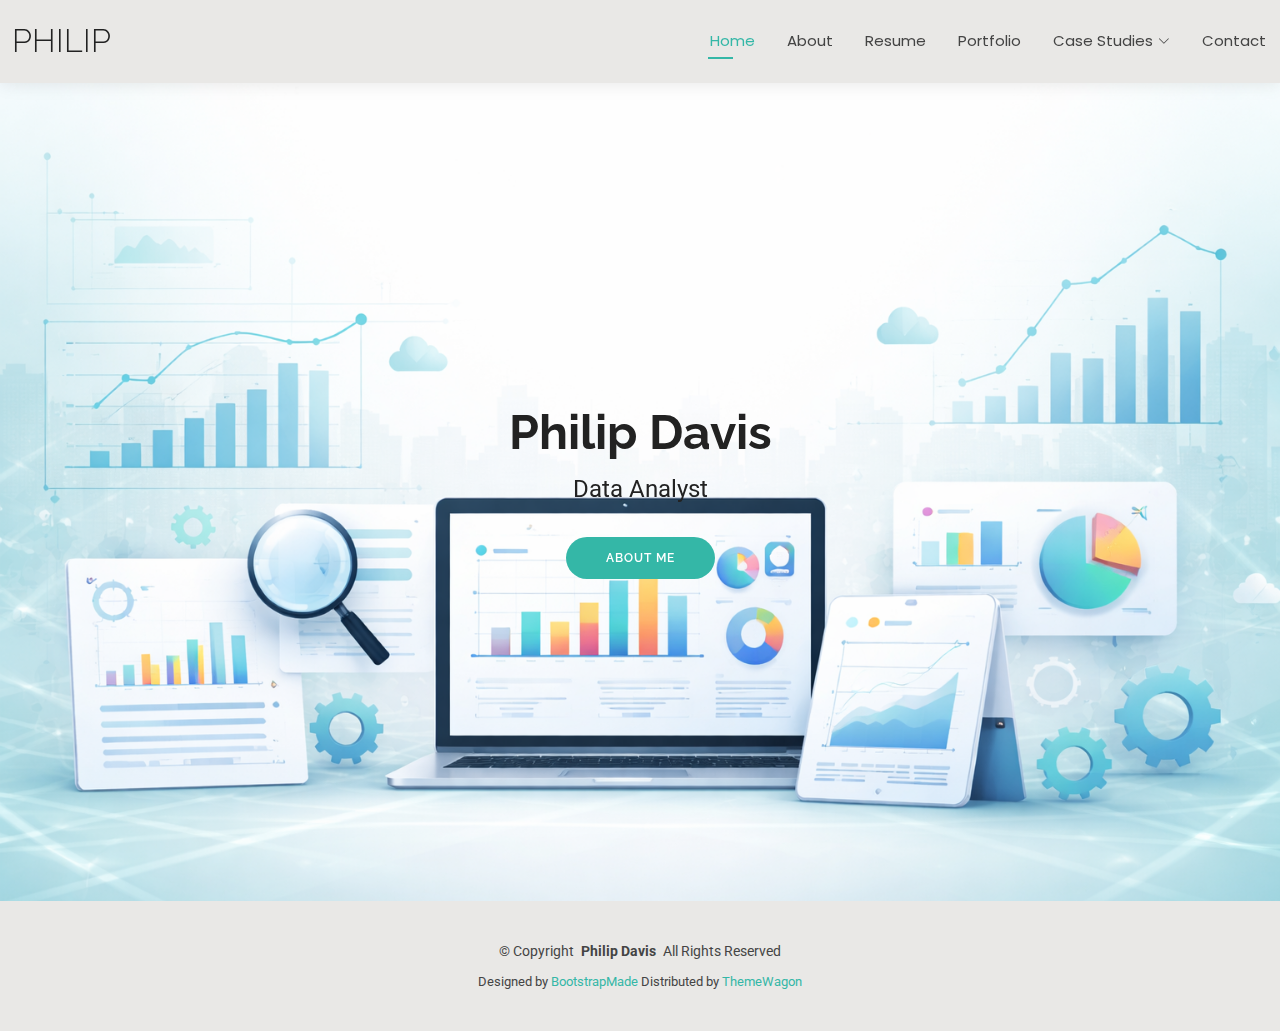
<file: index.html>
<!DOCTYPE html>
<html lang="en">

<head>
  <meta charset="utf-8">
  <meta content="width=device-width, initial-scale=1.0" name="viewport">
  <title>Home - Philip Davis</title>
  <meta name="description" content="">
  <meta name="keywords" content="">

  <!-- Favicons -->
  <link href="assets/img/favicon.png" rel="icon">
  <link href="assets/img/apple-touch-icon.png" rel="apple-touch-icon">

  <!-- Fonts -->
  <link href="https://fonts.googleapis.com" rel="preconnect">
  <link href="https://fonts.gstatic.com" rel="preconnect" crossorigin>
  <link href="https://fonts.googleapis.com/css2?family=Roboto:ital,wght@0,100;0,300;0,400;0,500;0,700;0,900;1,100;1,300;1,400;1,500;1,700;1,900&family=Poppins:ital,wght@0,100;0,200;0,300;0,400;0,500;0,600;0,700;0,800;0,900;1,100;1,200;1,300;1,400;1,500;1,600;1,700;1,800;1,900&family=Raleway:ital,wght@0,100;0,200;0,300;0,400;0,500;0,600;0,700;0,800;0,900;1,100;1,200;1,300;1,400;1,500;1,600;1,700;1,800;1,900&display=swap" rel="stylesheet">

  <!-- Vendor CSS Files -->
  <link href="assets/vendor/bootstrap/css/bootstrap.min.css" rel="stylesheet">
  <link href="assets/vendor/bootstrap-icons/bootstrap-icons.css" rel="stylesheet">
  <link href="assets/vendor/aos/aos.css" rel="stylesheet">
  <link href="assets/vendor/swiper/swiper-bundle.min.css" rel="stylesheet">
  <link href="assets/vendor/glightbox/css/glightbox.min.css" rel="stylesheet">

  <!-- Main CSS File -->
  <link href="assets/css/main.css" rel="stylesheet">

  <!-- =======================================================
  * Template Name: Kelly
  * Template URL: https://bootstrapmade.com/kelly-free-bootstrap-cv-resume-html-template/
  * Updated: Aug 07 2024 with Bootstrap v5.3.3
  * Author: BootstrapMade.com
  * License: https://bootstrapmade.com/license/
  ======================================================== -->
</head>

<body class="index-page">

  <header id="header" class="header d-flex align-items-center light-background sticky-top">
    <div class="container-fluid position-relative d-flex align-items-center justify-content-between">

      <a href="index.html" class="logo d-flex align-items-center me-auto me-xl-0">
        <!-- Uncomment the line below if you also wish to use an image logo -->
        <!-- <img src="assets/img/logo.png" alt=""> -->
        <h1 class="sitename">Philip</h1>
      </a>

      <nav id="navmenu" class="navmenu">
        <ul>
          <li><a href="index.html" class="active">Home</a></li>
          <li><a href="about.html">About</a></li>
          <li><a href="resume.html">Resume</a></li>
          <li><a href="portfolio.html">Portfolio</a></li>
          <li class="dropdown"><a href="#"><span>Case Studies</span> <i class="bi bi-chevron-down toggle-dropdown"></i></a>
            <ul>
              <li><a href="case_studies/Rockbuster_Stealth_Case_Study.pdf">Rockbuster</a></li>
              <li><a href="case_studies/Instacart_Case_Study.pdf" target="_blank">Instacart</a></li>
              <li><a href="case_studies/ClimateWins_Case_Study.pdf" target="_blank">ClimateWins</a></li>
            </ul>
          </li>
          <li><a href="contact.html">Contact</a></li>
        </ul>
        <i class="mobile-nav-toggle d-xl-none bi bi-list"></i>
      </nav>

      <!-- <div class="header-social-links">
        <a href="#" class="twitter"><i class="bi bi-twitter-x"></i></a>
        <a href="#" class="facebook"><i class="bi bi-facebook"></i></a>
        <a href="#" class="instagram"><i class="bi bi-instagram"></i></a>
        <a href="#" class="linkedin"><i class="bi bi-linkedin"></i></a>
      </div> -->

    </div>
  </header>

  <main class="main">

    <!-- Hero Section -->
    <section id="hero" class="hero section">

      <!--Removed background image. Make one, change source, uncomment-->
      <img src="assets/img/Portfolio_Background.png" alt="" data-aos="fade-in">

      <div class="container text-center" data-aos="zoom-out" data-aos-delay="100">
        <div class="row justify-content-center">
          <div class="col-lg-8">
            <h2>Philip Davis</h2>
            <p>Data Analyst</p>
            <a href="about.html" class="btn-get-started">About Me</a>
          </div>
        </div>
      </div>

    </section><!-- /Hero Section -->

  </main>

  <footer id="footer" class="footer light-background">

    <div class="container">
      <div class="copyright text-center ">
        <p>© <span>Copyright</span> <strong class="px-1 sitename">Philip Davis</strong> <span>All Rights Reserved<br></span></p>
      </div>
      <!-- <div class="social-links d-flex justify-content-center">
        <a href=""><i class="bi bi-twitter-x"></i></a>
        <a href=""><i class="bi bi-facebook"></i></a>
        <a href=""><i class="bi bi-instagram"></i></a>
        <a href=""><i class="bi bi-linkedin"></i></a>
      </div> -->
      <div class="credits">
        <!-- All the links in the footer should remain intact. -->
        <!-- You can delete the links only if you've purchased the pro version. -->
        <!-- Licensing information: https://bootstrapmade.com/license/ -->
        <!-- Purchase the pro version with working PHP/AJAX contact form: [buy-url] -->
        Designed by <a href="https://bootstrapmade.com/">BootstrapMade</a> Distributed by <a href=“https://themewagon.com>ThemeWagon
      </div>
    </div>

  </footer>

  <!-- Scroll Top -->
  <a href="#" id="scroll-top" class="scroll-top d-flex align-items-center justify-content-center"><i class="bi bi-arrow-up-short"></i></a>

  <!-- Preloader -->
  <div id="preloader"></div>

  <!-- Vendor JS Files -->
  <script src="assets/vendor/bootstrap/js/bootstrap.bundle.min.js"></script>
  <script src="assets/vendor/php-email-form/validate.js"></script>
  <script src="assets/vendor/aos/aos.js"></script>
  <script src="assets/vendor/waypoints/noframework.waypoints.js"></script>
  <script src="assets/vendor/purecounter/purecounter_vanilla.js"></script>
  <script src="assets/vendor/swiper/swiper-bundle.min.js"></script>
  <script src="assets/vendor/glightbox/js/glightbox.min.js"></script>
  <script src="assets/vendor/imagesloaded/imagesloaded.pkgd.min.js"></script>
  <script src="assets/vendor/isotope-layout/isotope.pkgd.min.js"></script>

  <!-- Main JS File -->
  <script src="assets/js/main.js"></script>

</body>

</html>
</file>
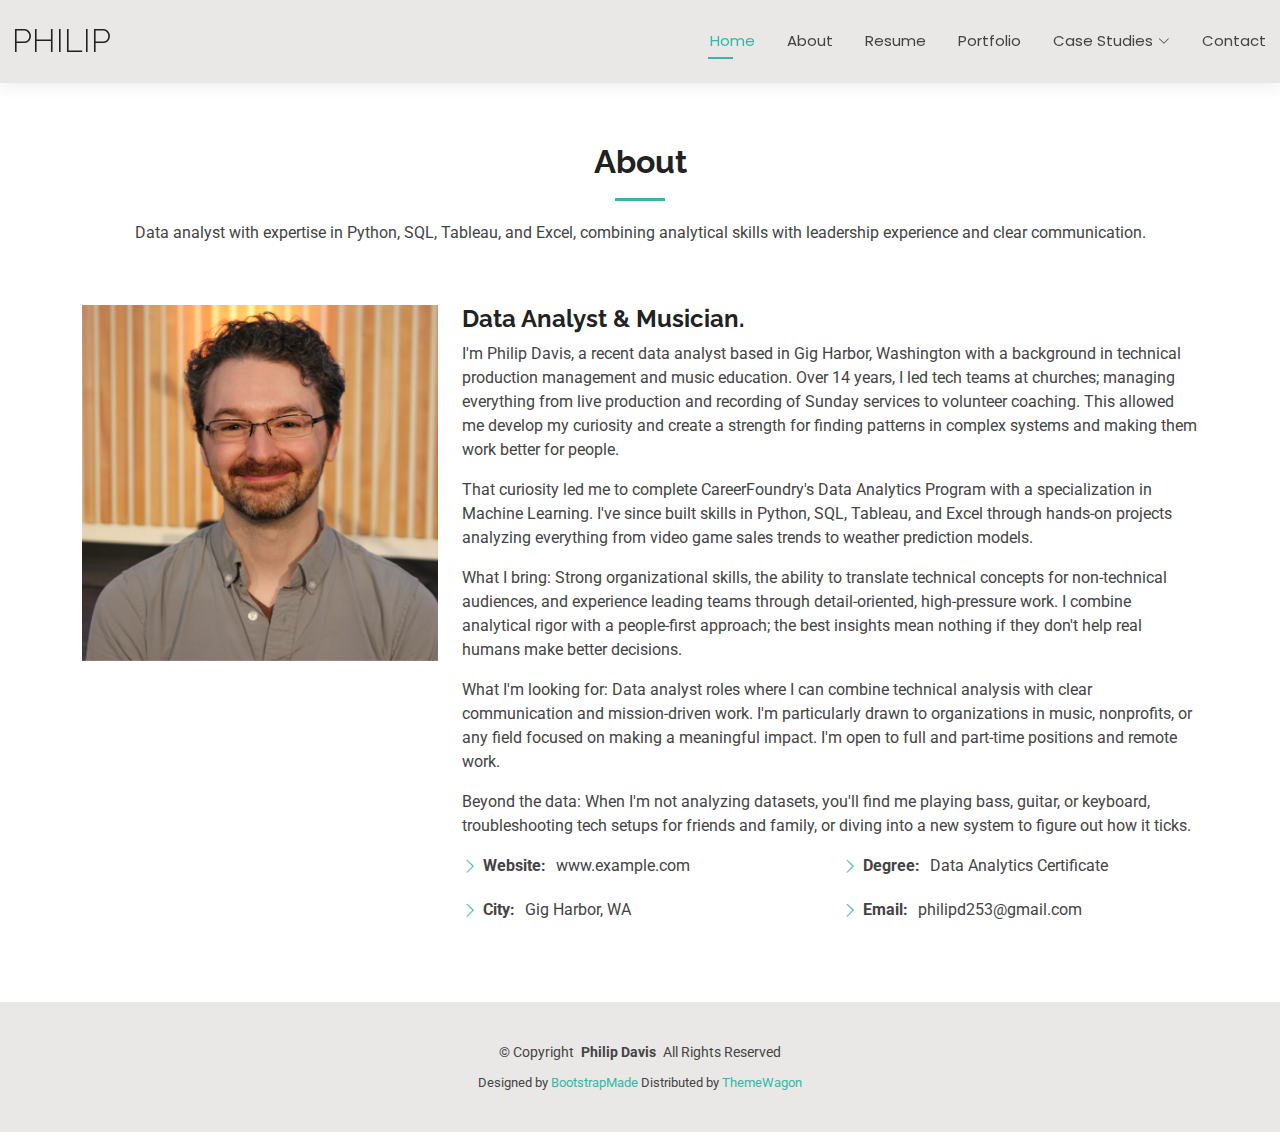
<file: about.html>
<!DOCTYPE html>
<html lang="en">

<head>
  <meta charset="utf-8">
  <meta content="width=device-width, initial-scale=1.0" name="viewport">
  <title>About - Philip Davis</title>
  <meta name="description" content="">
  <meta name="keywords" content="">

  <!-- Favicons -->
  <link href="assets/img/favicon.png" rel="icon">
  <link href="assets/img/apple-touch-icon.png" rel="apple-touch-icon">

  <!-- Fonts -->
  <link href="https://fonts.googleapis.com" rel="preconnect">
  <link href="https://fonts.gstatic.com" rel="preconnect" crossorigin>
  <link href="https://fonts.googleapis.com/css2?family=Roboto:ital,wght@0,100;0,300;0,400;0,500;0,700;0,900;1,100;1,300;1,400;1,500;1,700;1,900&family=Poppins:ital,wght@0,100;0,200;0,300;0,400;0,500;0,600;0,700;0,800;0,900;1,100;1,200;1,300;1,400;1,500;1,600;1,700;1,800;1,900&family=Raleway:ital,wght@0,100;0,200;0,300;0,400;0,500;0,600;0,700;0,800;0,900;1,100;1,200;1,300;1,400;1,500;1,600;1,700;1,800;1,900&display=swap" rel="stylesheet">

  <!-- Vendor CSS Files -->
  <link href="assets/vendor/bootstrap/css/bootstrap.min.css" rel="stylesheet">
  <link href="assets/vendor/bootstrap-icons/bootstrap-icons.css" rel="stylesheet">
  <link href="assets/vendor/aos/aos.css" rel="stylesheet">
  <link href="assets/vendor/swiper/swiper-bundle.min.css" rel="stylesheet">
  <link href="assets/vendor/glightbox/css/glightbox.min.css" rel="stylesheet">

  <!-- Main CSS File -->
  <link href="assets/css/main.css" rel="stylesheet">

  <!-- =======================================================
  * Template Name: Kelly
  * Template URL: https://bootstrapmade.com/kelly-free-bootstrap-cv-resume-html-template/
  * Updated: Aug 07 2024 with Bootstrap v5.3.3
  * Author: BootstrapMade.com
  * License: https://bootstrapmade.com/license/
  ======================================================== -->
</head>

<body class="about-page">

  <header id="header" class="header d-flex align-items-center light-background sticky-top">
    <div class="container-fluid position-relative d-flex align-items-center justify-content-between">

      <a href="index.html" class="logo d-flex align-items-center me-auto me-xl-0">
        <!-- Uncomment the line below if you also wish to use an image logo -->
        <!-- <img src="assets/img/logo.png" alt=""> -->
        <h1 class="sitename">Philip</h1>
      </a>

      <nav id="navmenu" class="navmenu">
        <ul>
          <li><a href="index.html" class="active">Home</a></li>
          <li><a href="about.html">About</a></li>
          <li><a href="resume.html">Resume</a></li>
          <li><a href="portfolio.html">Portfolio</a></li>
          <li class="dropdown"><a href="#"><span>Case Studies</span> <i class="bi bi-chevron-down toggle-dropdown"></i></a>
            <ul>
              <li><a href="case_studies/Rockbuster_Stealth_Case_Study.pdf">Rockbuster</a></li>
              <li><a href="case_studies/Instacart_Case_Study.pdf" target="_blank">Instacart</a></li>
              <li><a href="case_studies/ClimateWins_Case_Study.pdf" target="_blank">ClimateWins</a></li>
            </ul>
          </li>
          <li><a href="contact.html">Contact</a></li>
        </ul>
        <i class="mobile-nav-toggle d-xl-none bi bi-list"></i>
      </nav>

      <!-- <div class="header-social-links">
        <a href="#" class="twitter"><i class="bi bi-twitter-x"></i></a>
        <a href="#" class="facebook"><i class="bi bi-facebook"></i></a>
        <a href="#" class="instagram"><i class="bi bi-instagram"></i></a>
        <a href="#" class="linkedin"><i class="bi bi-linkedin"></i></a>
      </div> -->

    </div>
  </header>

  <main class="main">

    <!-- About Section -->
    <section id="about" class="about section">

      <!-- Section Title -->
      <div class="container section-title" data-aos="fade-up">
        <h2>About</h2>
        <p>Data analyst with expertise in Python, SQL, Tableau, and Excel, combining analytical skills with leadership experience and clear communication.</p>
      </div><!-- End Section Title -->

      <div class="container" data-aos="fade-up" data-aos-delay="100">

        <div class="row gy-4 justify-content-center">
          <div class="col-lg-4">
            <!--Headshot photo goes here. Uncomment and change path.-->
            <img src="assets/img/Philip_photo.jpg" class="img-fluid" alt="">
          </div>
          <div class="col-lg-8 content">
            <h2>Data Analyst &amp; Musician.</h2>
              <p>I'm Philip Davis, a recent data analyst based in Gig Harbor, Washington with a background in technical production management and music education. Over 14 years, I led tech teams at churches; managing everything from live production and recording of Sunday services to volunteer coaching. This allowed me develop my curiosity and create a strength for finding patterns in complex systems and making them work better for people.</p>

              <p>That curiosity led me to complete CareerFoundry's Data Analytics Program with a specialization in Machine Learning. I've since built skills in Python, SQL, Tableau, and Excel through hands-on projects analyzing everything from video game sales trends to weather prediction models.</p>

              <p>What I bring: Strong organizational skills, the ability to translate technical concepts for non-technical audiences, and experience leading teams through detail-oriented, high-pressure work. I combine analytical rigor with a people-first approach; the best insights mean nothing if they don't help real humans make better decisions.</p>

              <p>What I'm looking for: Data analyst roles where I can combine technical analysis with clear communication and mission-driven work. I'm particularly drawn to organizations in music, nonprofits, or any field focused on making a meaningful impact. I'm open to full and part-time positions and remote work.</p>

              <p>Beyond the data: When I'm not analyzing datasets, you'll find me playing bass, guitar, or keyboard, troubleshooting tech setups for friends and family, or diving into a new system to figure out how it ticks.</p>
            </p>
            <div class="row">
              <div class="col-lg-6">
                <ul>
                  <li><i class="bi bi-chevron-right"></i> <strong>Website:</strong> <span>www.example.com</span></li>
                  <li><i class="bi bi-chevron-right"></i> <strong>City:</strong> <span>Gig Harbor, WA</span></li>
                </ul>
              </div>
              <div class="col-lg-6">
                <ul>
                  <li><i class="bi bi-chevron-right"></i> <strong>Degree:</strong> <span>Data Analytics Certificate</span></li>
                  <li><i class="bi bi-chevron-right"></i> <strong>Email:</strong> <span>philipd253@gmail.com</span></li>  
                </ul>
              </div>
            </div>
            <!--Removed because distracting. Might want later.-->
            <!-- <p class="py-3">
              Officiis eligendi itaque labore et dolorum mollitia officiis optio vero. Quisquam sunt adipisci omnis et ut. Nulla accusantium dolor incidunt officia tempore. Et eius omnis.
              Cupiditate ut dicta maxime officiis quidem quia. Sed et consectetur qui quia repellendus itaque neque.
            </p> -->
          </div>
        </div>

      </div>

    </section><!-- /About Section -->
  </main>

  <footer id="footer" class="footer light-background">

    <div class="container">
      <div class="copyright text-center ">
        <p>© <span>Copyright</span> <strong class="px-1 sitename">Philip Davis</strong> <span>All Rights Reserved<br></span></p>
      </div>
      <!-- <div class="social-links d-flex justify-content-center">
        <a href=""><i class="bi bi-twitter-x"></i></a>
        <a href=""><i class="bi bi-facebook"></i></a>
        <a href=""><i class="bi bi-instagram"></i></a>
        <a href=""><i class="bi bi-linkedin"></i></a>
      </div> -->
      <div class="credits">
        <!-- All the links in the footer should remain intact. -->
        <!-- You can delete the links only if you've purchased the pro version. -->
        <!-- Licensing information: https://bootstrapmade.com/license/ -->
        <!-- Purchase the pro version with working PHP/AJAX contact form: [buy-url] -->
        Designed by <a href="https://bootstrapmade.com/">BootstrapMade</a> Distributed by <a href=“https://themewagon.com>ThemeWagon
      </div>
    </div>

  </footer>

  <!-- Scroll Top -->
  <a href="#" id="scroll-top" class="scroll-top d-flex align-items-center justify-content-center"><i class="bi bi-arrow-up-short"></i></a>

  <!-- Preloader -->
  <div id="preloader"></div>

  <!-- Vendor JS Files -->
  <script src="assets/vendor/bootstrap/js/bootstrap.bundle.min.js"></script>
  <script src="assets/vendor/php-email-form/validate.js"></script>
  <script src="assets/vendor/aos/aos.js"></script>
  <script src="assets/vendor/waypoints/noframework.waypoints.js"></script>
  <script src="assets/vendor/purecounter/purecounter_vanilla.js"></script>
  <script src="assets/vendor/swiper/swiper-bundle.min.js"></script>
  <script src="assets/vendor/glightbox/js/glightbox.min.js"></script>
  <script src="assets/vendor/imagesloaded/imagesloaded.pkgd.min.js"></script>
  <script src="assets/vendor/isotope-layout/isotope.pkgd.min.js"></script>

  <!-- Main JS File -->
  <script src="assets/js/main.js"></script>

</body>

</html>
</file>
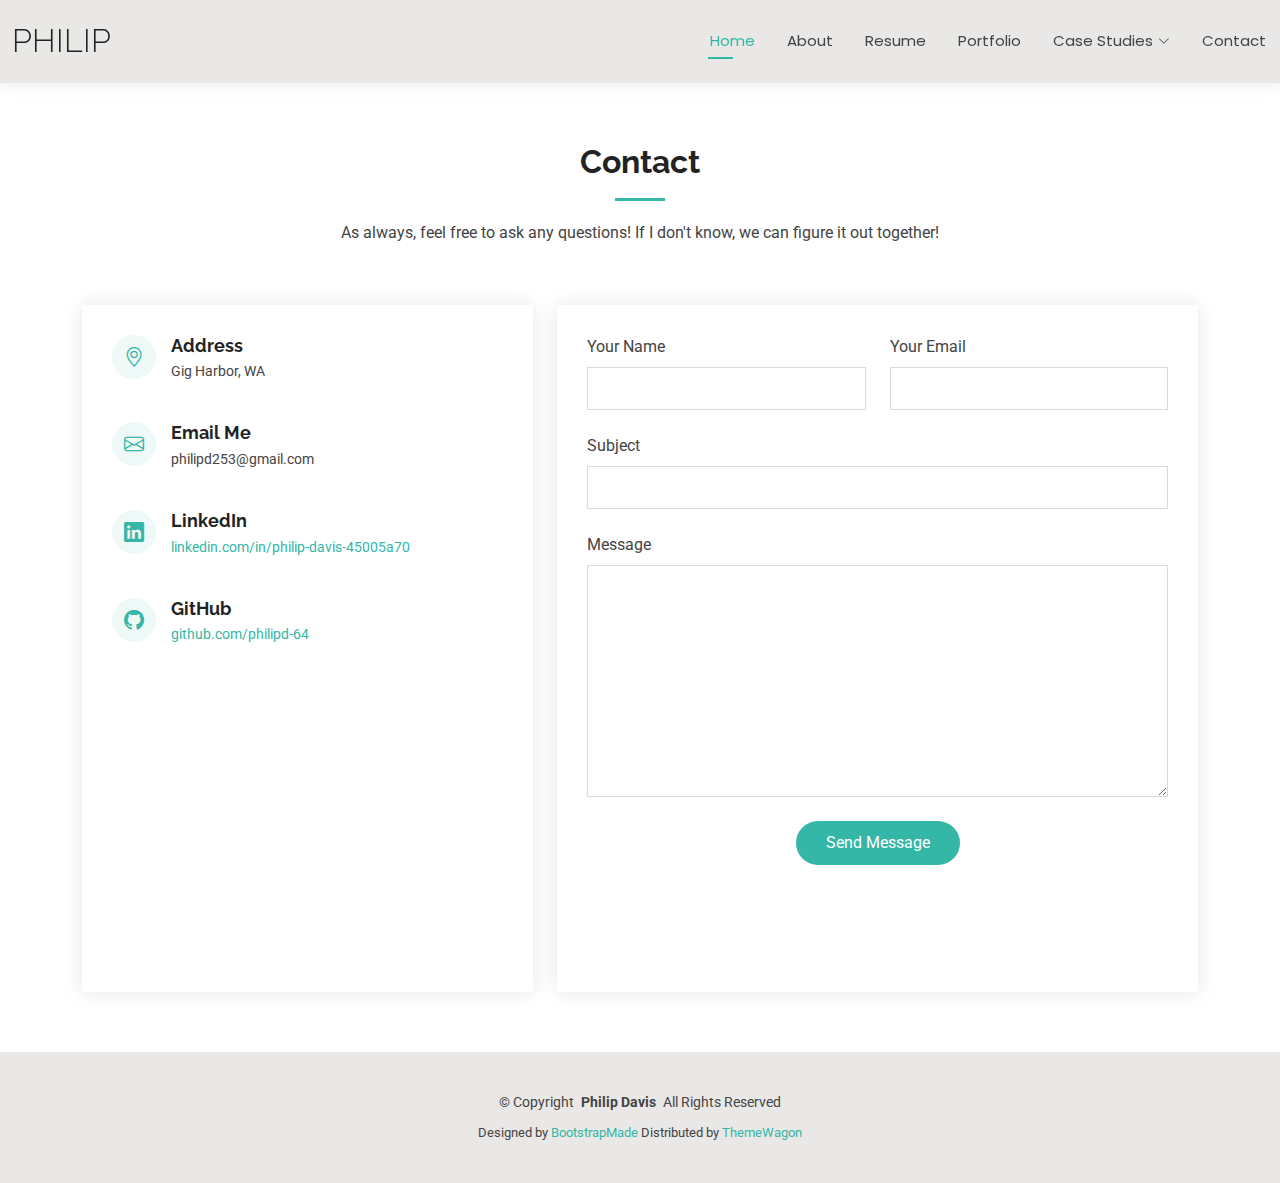
<file: contact.html>
<!DOCTYPE html>
<html lang="en">

<head>
  <meta charset="utf-8">
  <meta content="width=device-width, initial-scale=1.0" name="viewport">
  <title>Contact - Philip Davis</title>
  <meta name="description" content="">
  <meta name="keywords" content="">

  <!-- Favicons -->
  <link href="assets/img/favicon.png" rel="icon">
  <link href="assets/img/apple-touch-icon.png" rel="apple-touch-icon">

  <!-- Fonts -->
  <link href="https://fonts.googleapis.com" rel="preconnect">
  <link href="https://fonts.gstatic.com" rel="preconnect" crossorigin>
  <link href="https://fonts.googleapis.com/css2?family=Roboto:ital,wght@0,100;0,300;0,400;0,500;0,700;0,900;1,100;1,300;1,400;1,500;1,700;1,900&family=Poppins:ital,wght@0,100;0,200;0,300;0,400;0,500;0,600;0,700;0,800;0,900;1,100;1,200;1,300;1,400;1,500;1,600;1,700;1,800;1,900&family=Raleway:ital,wght@0,100;0,200;0,300;0,400;0,500;0,600;0,700;0,800;0,900;1,100;1,200;1,300;1,400;1,500;1,600;1,700;1,800;1,900&display=swap" rel="stylesheet">

  <!-- Vendor CSS Files -->
  <link href="assets/vendor/bootstrap/css/bootstrap.min.css" rel="stylesheet">
  <link href="assets/vendor/bootstrap-icons/bootstrap-icons.css" rel="stylesheet">
  <link href="assets/vendor/aos/aos.css" rel="stylesheet">
  <link href="assets/vendor/swiper/swiper-bundle.min.css" rel="stylesheet">
  <link href="assets/vendor/glightbox/css/glightbox.min.css" rel="stylesheet">

  <!-- Main CSS File -->
  <link href="assets/css/main.css" rel="stylesheet">

  <!-- =======================================================
  * Template Name: Kelly
  * Template URL: https://bootstrapmade.com/kelly-free-bootstrap-cv-resume-html-template/
  * Updated: Aug 07 2024 with Bootstrap v5.3.3
  * Author: BootstrapMade.com
  * License: https://bootstrapmade.com/license/
  ======================================================== -->
</head>

<body class="contact-page">

  <header id="header" class="header d-flex align-items-center light-background sticky-top">
    <div class="container-fluid position-relative d-flex align-items-center justify-content-between">

      <a href="index.html" class="logo d-flex align-items-center me-auto me-xl-0">
        <!-- Uncomment the line below if you also wish to use an image logo -->
        <!-- <img src="assets/img/logo.png" alt=""> -->
        <h1 class="sitename">Philip</h1>
      </a>

      <nav id="navmenu" class="navmenu">
        <ul>
          <li><a href="index.html" class="active">Home</a></li>
          <li><a href="about.html">About</a></li>
          <li><a href="resume.html">Resume</a></li>
          <li><a href="portfolio.html">Portfolio</a></li>
          <li class="dropdown"><a href="#"><span>Case Studies</span> <i class="bi bi-chevron-down toggle-dropdown"></i></a>
            <ul>
              <li><a href="case_studies/Rockbuster_Stealth_Case_Study.pdf">Rockbuster</a></li>
              <li><a href="case_studies/Instacart_Case_Study.pdf" target="_blank">Instacart</a></li>
              <li><a href="case_studies/ClimateWins_Case_Study.pdf" target="_blank">ClimateWins</a></li>
            </ul>
          </li>
          <li><a href="contact.html">Contact</a></li>
        </ul>
        <i class="mobile-nav-toggle d-xl-none bi bi-list"></i>
      </nav>

      <!-- <div class="header-social-links">
        <a href="#" class="twitter"><i class="bi bi-twitter-x"></i></a>
        <a href="#" class="facebook"><i class="bi bi-facebook"></i></a>
        <a href="#" class="instagram"><i class="bi bi-instagram"></i></a>
        <a href="#" class="linkedin"><i class="bi bi-linkedin"></i></a>
      </div> -->

    </div>
  </header>

  <main class="main">

    <!-- Contact Section -->
    <section id="contact" class="contact section">

      <!-- Section Title -->
      <div class="container section-title" data-aos="fade-up">
        <h2>Contact</h2>
        <p>As always, feel free to ask any questions! If I don't know, we can figure it out together!</p>
      </div><!-- End Section Title -->

      <div class="container" data-aos="fade-up" data-aos-delay="100">

        <div class="row gy-4">

          <div class="col-lg-5">
  <div class="info-wrap">
    
    <div class="info-item d-flex" data-aos="fade-up" data-aos-delay="200">
      <i class="bi bi-geo-alt flex-shrink-0"></i>
      <div>
        <h3>Address</h3>
        <p>Gig Harbor, WA</p>
      </div>
    </div><!-- End Info Item -->

    <div class="info-item d-flex" data-aos="fade-up" data-aos-delay="300">
      <i class="bi bi-envelope flex-shrink-0"></i>
      <div>
        <h3>Email Me</h3>
        <p>philipd253@gmail.com</p>
      </div>
    </div><!-- End Info Item -->

    <div class="info-item d-flex" data-aos="fade-up" data-aos-delay="400">
      <i class="bi bi-linkedin flex-shrink-0"></i>
      <div>
        <h3>LinkedIn</h3>
        <p><a href="https://linkedin.com/in/philip-davis-45005a70" target="_blank">linkedin.com/in/philip-davis-45005a70</a></p>
      </div>
    </div><!-- End Info Item -->

    <div class="info-item d-flex" data-aos="fade-up" data-aos-delay="500">
      <i class="bi bi-github flex-shrink-0"></i>
      <div>
        <h3>GitHub</h3>
        <p><a href="https://github.com/philipd-64" target="_blank">github.com/philipd-64</a></p>
      </div>
    </div><!-- End Info Item -->

    <iframe src="https://www.google.com/maps/embed?pb=!1m18!1m12!1m3!1d43265.014165904286!2d-122.59764355000002!3d47.332633400000006!2m3!1f0!2f0!3f0!3m2!1i1024!2i768!4f13.1!3m3!1m2!1s0x549052c6003d5d39%3A0xb90dd4e692abdc8e!2sGig%20Harbor%2C%20WA!5e0!3m2!1sen!2sus!4v1769229463596!5m2!1sen!2sus" width="100%" height="270" style="border:0;" allowfullscreen="" loading="lazy" referrerpolicy="no-referrer-when-downgrade"></iframe>

  </div>
</div>
          <div class="col-lg-7">
            <form action="forms/contact.php" method="post" class="php-email-form" data-aos="fade-up" data-aos-delay="200">
              <div class="row gy-4">

                <div class="col-md-6">
                  <label for="name-field" class="pb-2">Your Name</label>
                  <input type="text" name="name" id="name-field" class="form-control" required="">
                </div>

                <div class="col-md-6">
                  <label for="email-field" class="pb-2">Your Email</label>
                  <input type="email" class="form-control" name="email" id="email-field" required="">
                </div>

                <div class="col-md-12">
                  <label for="subject-field" class="pb-2">Subject</label>
                  <input type="text" class="form-control" name="subject" id="subject-field" required="">
                </div>

                <div class="col-md-12">
                  <label for="message-field" class="pb-2">Message</label>
                  <textarea class="form-control" name="message" rows="10" id="message-field" required=""></textarea>
                </div>

                <div class="col-md-12 text-center">
                  <div class="loading">Loading</div>
                  <div class="error-message"></div>
                  <div class="sent-message">Your message has been sent. Thank you!</div>

                  <button type="submit">Send Message</button>
                </div>

              </div>
            </form>
          </div><!-- End Contact Form -->

        </div>

      </div>

    </section><!-- /Contact Section -->

  </main>

  <footer id="footer" class="footer light-background">

    <div class="container">
      <div class="copyright text-center ">
        <p>© <span>Copyright</span> <strong class="px-1 sitename">Philip Davis</strong> <span>All Rights Reserved<br></span></p>
      </div>
      <!-- <div class="social-links d-flex justify-content-center">
        <a href=""><i class="bi bi-twitter-x"></i></a>
        <a href=""><i class="bi bi-facebook"></i></a>
        <a href=""><i class="bi bi-instagram"></i></a>
        <a href=""><i class="bi bi-linkedin"></i></a>
      </div> -->
      <div class="credits">
        <!-- All the links in the footer should remain intact. -->
        <!-- You can delete the links only if you've purchased the pro version. -->
        <!-- Licensing information: https://bootstrapmade.com/license/ -->
        <!-- Purchase the pro version with working PHP/AJAX contact form: [buy-url] -->
        Designed by <a href="https://bootstrapmade.com/">BootstrapMade</a> Distributed by <a href=“https://themewagon.com>ThemeWagon
      </div>
    </div>

  </footer>

  <!-- Scroll Top -->
  <a href="#" id="scroll-top" class="scroll-top d-flex align-items-center justify-content-center"><i class="bi bi-arrow-up-short"></i></a>

  <!-- Preloader -->
  <div id="preloader"></div>

  <!-- Vendor JS Files -->
  <script src="assets/vendor/bootstrap/js/bootstrap.bundle.min.js"></script>
  <script src="assets/vendor/php-email-form/validate.js"></script>
  <script src="assets/vendor/aos/aos.js"></script>
  <script src="assets/vendor/waypoints/noframework.waypoints.js"></script>
  <script src="assets/vendor/purecounter/purecounter_vanilla.js"></script>
  <script src="assets/vendor/swiper/swiper-bundle.min.js"></script>
  <script src="assets/vendor/glightbox/js/glightbox.min.js"></script>
  <script src="assets/vendor/imagesloaded/imagesloaded.pkgd.min.js"></script>
  <script src="assets/vendor/isotope-layout/isotope.pkgd.min.js"></script>

  <!-- Main JS File -->
  <script src="assets/js/main.js"></script>

</body>

</html>
</file>
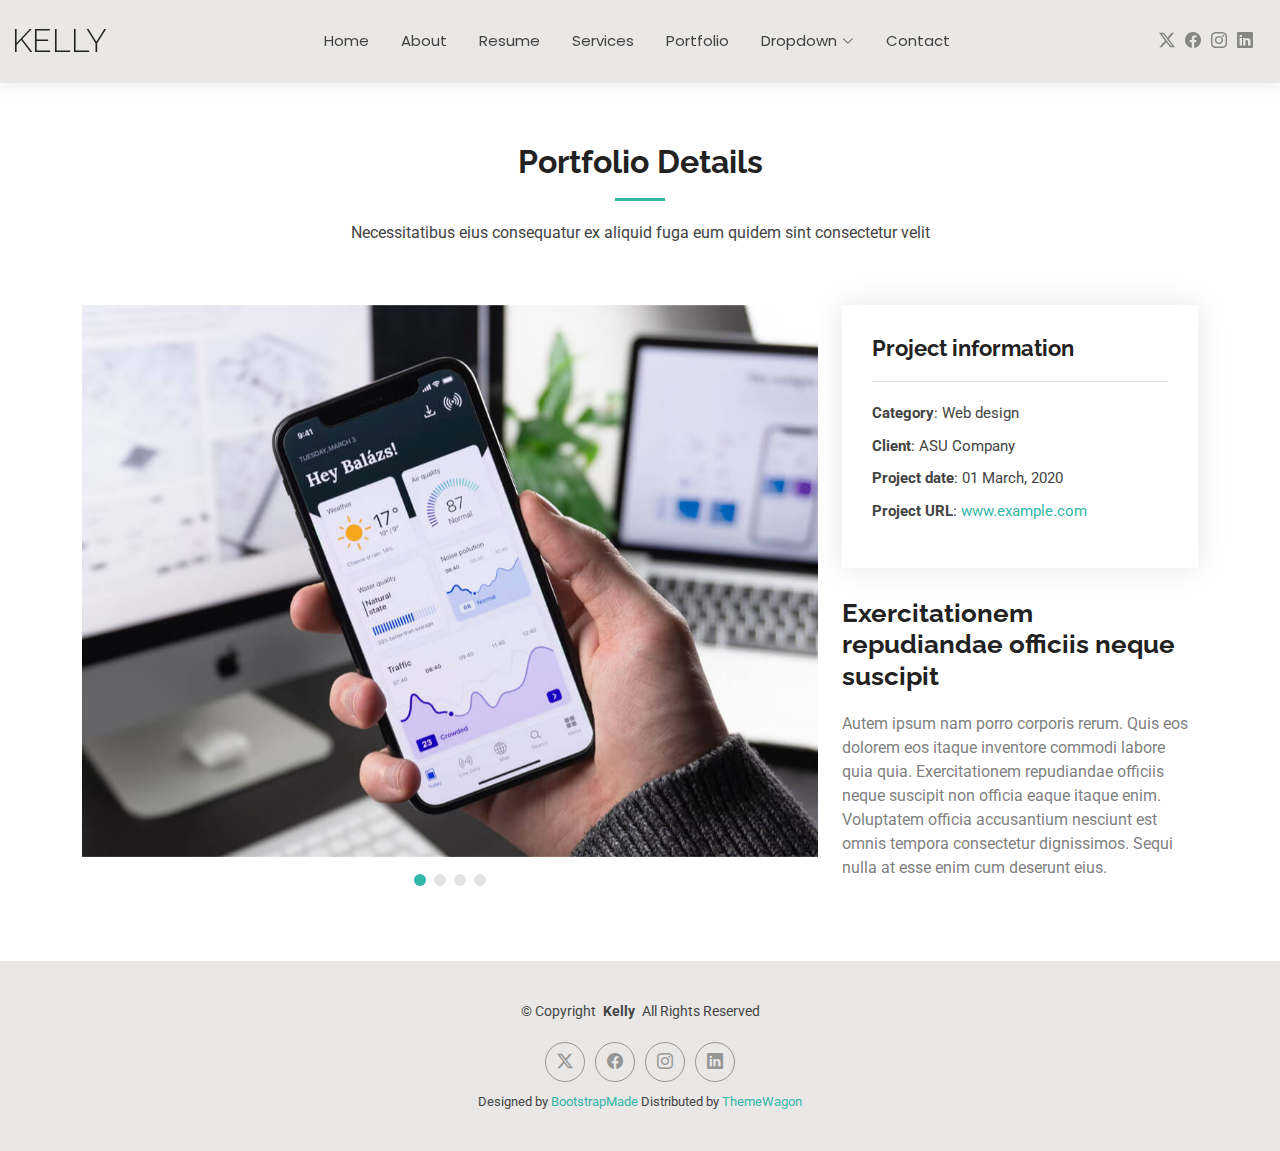
<file: portfolio-details.html>
<!DOCTYPE html>
<html lang="en">

<head>
  <meta charset="utf-8">
  <meta content="width=device-width, initial-scale=1.0" name="viewport">
  <title>Portfolio Details - Kelly Bootstrap Template</title>
  <meta name="description" content="">
  <meta name="keywords" content="">

  <!-- Favicons -->
  <link href="assets/img/favicon.png" rel="icon">
  <link href="assets/img/apple-touch-icon.png" rel="apple-touch-icon">

  <!-- Fonts -->
  <link href="https://fonts.googleapis.com" rel="preconnect">
  <link href="https://fonts.gstatic.com" rel="preconnect" crossorigin>
  <link href="https://fonts.googleapis.com/css2?family=Roboto:ital,wght@0,100;0,300;0,400;0,500;0,700;0,900;1,100;1,300;1,400;1,500;1,700;1,900&family=Poppins:ital,wght@0,100;0,200;0,300;0,400;0,500;0,600;0,700;0,800;0,900;1,100;1,200;1,300;1,400;1,500;1,600;1,700;1,800;1,900&family=Raleway:ital,wght@0,100;0,200;0,300;0,400;0,500;0,600;0,700;0,800;0,900;1,100;1,200;1,300;1,400;1,500;1,600;1,700;1,800;1,900&display=swap" rel="stylesheet">

  <!-- Vendor CSS Files -->
  <link href="assets/vendor/bootstrap/css/bootstrap.min.css" rel="stylesheet">
  <link href="assets/vendor/bootstrap-icons/bootstrap-icons.css" rel="stylesheet">
  <link href="assets/vendor/aos/aos.css" rel="stylesheet">
  <link href="assets/vendor/swiper/swiper-bundle.min.css" rel="stylesheet">
  <link href="assets/vendor/glightbox/css/glightbox.min.css" rel="stylesheet">

  <!-- Main CSS File -->
  <link href="assets/css/main.css" rel="stylesheet">

  <!-- =======================================================
  * Template Name: Kelly
  * Template URL: https://bootstrapmade.com/kelly-free-bootstrap-cv-resume-html-template/
  * Updated: Aug 07 2024 with Bootstrap v5.3.3
  * Author: BootstrapMade.com
  * License: https://bootstrapmade.com/license/
  ======================================================== -->
</head>

<body class="portfolio-details-page">

  <header id="header" class="header d-flex align-items-center light-background sticky-top">
    <div class="container-fluid position-relative d-flex align-items-center justify-content-between">

      <a href="index.html" class="logo d-flex align-items-center me-auto me-xl-0">
        <!-- Uncomment the line below if you also wish to use an image logo -->
        <!-- <img src="assets/img/logo.png" alt=""> -->
        <h1 class="sitename">Kelly</h1>
      </a>

      <nav id="navmenu" class="navmenu">
        <ul>
          <li><a href="index.html">Home</a></li>
          <li><a href="about.html">About</a></li>
          <li><a href="resume.html">Resume</a></li>
          <li><a href="services.html">Services</a></li>
          <li><a href="portfolio.html">Portfolio</a></li>
          <li class="dropdown"><a href="#"><span>Dropdown</span> <i class="bi bi-chevron-down toggle-dropdown"></i></a>
            <ul>
              <li><a href="#">Dropdown 1</a></li>
              <li class="dropdown"><a href="#"><span>Deep Dropdown</span> <i class="bi bi-chevron-down toggle-dropdown"></i></a>
                <ul>
                  <li><a href="#">Deep Dropdown 1</a></li>
                  <li><a href="#">Deep Dropdown 2</a></li>
                  <li><a href="#">Deep Dropdown 3</a></li>
                  <li><a href="#">Deep Dropdown 4</a></li>
                  <li><a href="#">Deep Dropdown 5</a></li>
                </ul>
              </li>
              <li><a href="#">Dropdown 2</a></li>
              <li><a href="#">Dropdown 3</a></li>
              <li><a href="#">Dropdown 4</a></li>
            </ul>
          </li>
          <li><a href="contact.html">Contact</a></li>
        </ul>
        <i class="mobile-nav-toggle d-xl-none bi bi-list"></i>
      </nav>

      <div class="header-social-links">
        <a href="#" class="twitter"><i class="bi bi-twitter-x"></i></a>
        <a href="#" class="facebook"><i class="bi bi-facebook"></i></a>
        <a href="#" class="instagram"><i class="bi bi-instagram"></i></a>
        <a href="#" class="linkedin"><i class="bi bi-linkedin"></i></a>
      </div>

    </div>
  </header>

  <main class="main">

    <!-- Portfolio Details Section -->
    <section id="portfolio-details" class="portfolio-details section">

      <!-- Section Title -->
      <div class="container section-title" data-aos="fade-up">
        <h2>Portfolio Details</h2>
        <p>Necessitatibus eius consequatur ex aliquid fuga eum quidem sint consectetur velit</p>
      </div><!-- End Section Title -->

      <div class="container" data-aos="fade-up" data-aos-delay="100">

        <div class="row gy-4">

          <div class="col-lg-8">
            <div class="portfolio-details-slider swiper init-swiper">

              <script type="application/json" class="swiper-config">
                {
                  "loop": true,
                  "speed": 600,
                  "autoplay": {
                    "delay": 5000
                  },
                  "slidesPerView": "auto",
                  "pagination": {
                    "el": ".swiper-pagination",
                    "type": "bullets",
                    "clickable": true
                  }
                }
              </script>

              <div class="swiper-wrapper align-items-center">

                <div class="swiper-slide">
                  <img src="assets/img/portfolio/app-1.jpg" alt="">
                </div>

                <div class="swiper-slide">
                  <img src="assets/img/portfolio/product-1.jpg" alt="">
                </div>

                <div class="swiper-slide">
                  <img src="assets/img/portfolio/branding-1.jpg" alt="">
                </div>

                <div class="swiper-slide">
                  <img src="assets/img/portfolio/books-1.jpg" alt="">
                </div>

              </div>
              <div class="swiper-pagination"></div>
            </div>
          </div>

          <div class="col-lg-4">
            <div class="portfolio-info" data-aos="fade-up" data-aos-delay="200">
              <h3>Project information</h3>
              <ul>
                <li><strong>Category</strong>: Web design</li>
                <li><strong>Client</strong>: ASU Company</li>
                <li><strong>Project date</strong>: 01 March, 2020</li>
                <li><strong>Project URL</strong>: <a href="#">www.example.com</a></li>
              </ul>
            </div>
            <div class="portfolio-description" data-aos="fade-up" data-aos-delay="300">
              <h2>Exercitationem repudiandae officiis neque suscipit</h2>
              <p>
                Autem ipsum nam porro corporis rerum. Quis eos dolorem eos itaque inventore commodi labore quia quia. Exercitationem repudiandae officiis neque suscipit non officia eaque itaque enim. Voluptatem officia accusantium nesciunt est omnis tempora consectetur dignissimos. Sequi nulla at esse enim cum deserunt eius.
              </p>
            </div>
          </div>

        </div>

      </div>

    </section><!-- /Portfolio Details Section -->

  </main>

  <footer id="footer" class="footer light-background">

    <div class="container">
      <div class="copyright text-center ">
        <p>© <span>Copyright</span> <strong class="px-1 sitename">Kelly</strong> <span>All Rights Reserved<br></span></p>
      </div>
      <div class="social-links d-flex justify-content-center">
        <a href=""><i class="bi bi-twitter-x"></i></a>
        <a href=""><i class="bi bi-facebook"></i></a>
        <a href=""><i class="bi bi-instagram"></i></a>
        <a href=""><i class="bi bi-linkedin"></i></a>
      </div>
      <div class="credits">
        <!-- All the links in the footer should remain intact. -->
        <!-- You can delete the links only if you've purchased the pro version. -->
        <!-- Licensing information: https://bootstrapmade.com/license/ -->
        <!-- Purchase the pro version with working PHP/AJAX contact form: [buy-url] -->
        Designed by <a href="https://bootstrapmade.com/">BootstrapMade</a> Distributed by <a href=“https://themewagon.com>ThemeWagon
      </div>
    </div>

  </footer>

  <!-- Scroll Top -->
  <a href="#" id="scroll-top" class="scroll-top d-flex align-items-center justify-content-center"><i class="bi bi-arrow-up-short"></i></a>

  <!-- Preloader -->
  <div id="preloader"></div>

  <!-- Vendor JS Files -->
  <script src="assets/vendor/bootstrap/js/bootstrap.bundle.min.js"></script>
  <script src="assets/vendor/php-email-form/validate.js"></script>
  <script src="assets/vendor/aos/aos.js"></script>
  <script src="assets/vendor/waypoints/noframework.waypoints.js"></script>
  <script src="assets/vendor/purecounter/purecounter_vanilla.js"></script>
  <script src="assets/vendor/swiper/swiper-bundle.min.js"></script>
  <script src="assets/vendor/glightbox/js/glightbox.min.js"></script>
  <script src="assets/vendor/imagesloaded/imagesloaded.pkgd.min.js"></script>
  <script src="assets/vendor/isotope-layout/isotope.pkgd.min.js"></script>

  <!-- Main JS File -->
  <script src="assets/js/main.js"></script>

</body>

</html>
</file>
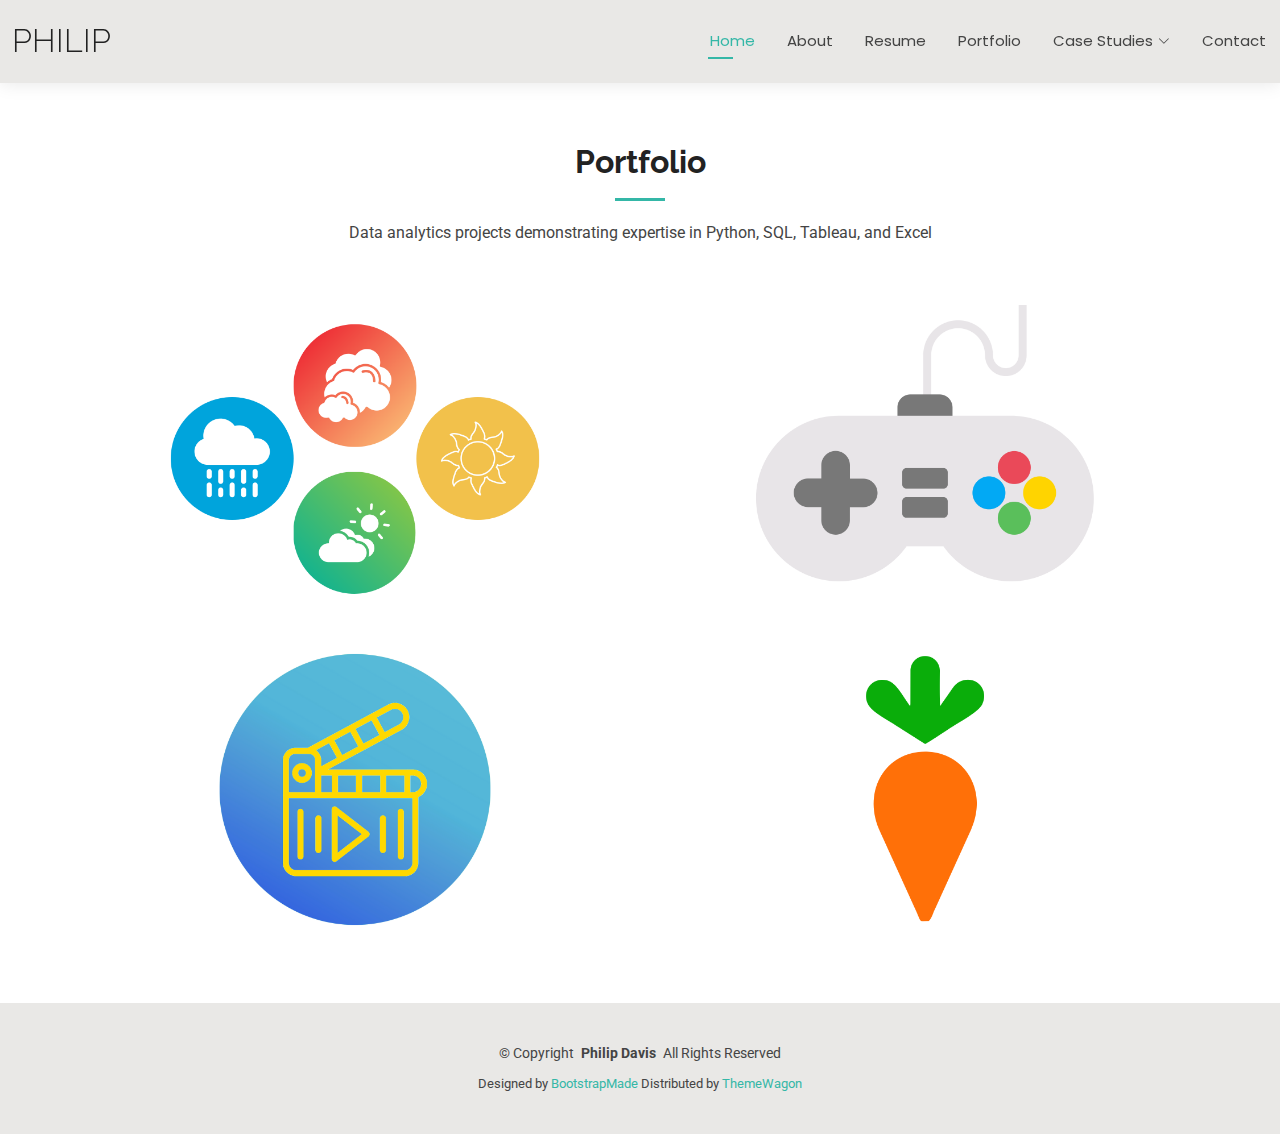
<file: portfolio.html>
<!DOCTYPE html>
<html lang="en">

<head>
  <meta charset="utf-8">
  <meta content="width=device-width, initial-scale=1.0" name="viewport">
  <title>Portfolio - Philip Davis</title>
  <meta name="description" content="">
  <meta name="keywords" content="">

  <!-- Favicons -->
  <link href="assets/img/favicon.png" rel="icon">
  <link href="assets/img/apple-touch-icon.png" rel="apple-touch-icon">

  <!-- Fonts -->
  <link href="https://fonts.googleapis.com" rel="preconnect">
  <link href="https://fonts.gstatic.com" rel="preconnect" crossorigin>
  <link href="https://fonts.googleapis.com/css2?family=Roboto:ital,wght@0,100;0,300;0,400;0,500;0,700;0,900;1,100;1,300;1,400;1,500;1,700;1,900&family=Poppins:ital,wght@0,100;0,200;0,300;0,400;0,500;0,600;0,700;0,800;0,900;1,100;1,200;1,300;1,400;1,500;1,600;1,700;1,800;1,900&family=Raleway:ital,wght@0,100;0,200;0,300;0,400;0,500;0,600;0,700;0,800;0,900;1,100;1,200;1,300;1,400;1,500;1,600;1,700;1,800;1,900&display=swap" rel="stylesheet">

  <!-- Vendor CSS Files -->
  <link href="assets/vendor/bootstrap/css/bootstrap.min.css" rel="stylesheet">
  <link href="assets/vendor/bootstrap-icons/bootstrap-icons.css" rel="stylesheet">
  <link href="assets/vendor/aos/aos.css" rel="stylesheet">
  <link href="assets/vendor/swiper/swiper-bundle.min.css" rel="stylesheet">
  <link href="assets/vendor/glightbox/css/glightbox.min.css" rel="stylesheet">

  <!-- Main CSS File -->
  <link href="assets/css/main.css" rel="stylesheet">

  <!-- =======================================================
  * Template Name: Kelly
  * Template URL: https://bootstrapmade.com/kelly-free-bootstrap-cv-resume-html-template/
  * Updated: Aug 07 2024 with Bootstrap v5.3.3
  * Author: BootstrapMade.com
  * License: https://bootstrapmade.com/license/
  ======================================================== -->
</head>

<body class="portfolio-page">

  <header id="header" class="header d-flex align-items-center light-background sticky-top">
    <div class="container-fluid position-relative d-flex align-items-center justify-content-between">

      <a href="index.html" class="logo d-flex align-items-center me-auto me-xl-0">
        <!-- Uncomment the line below if you also wish to use an image logo -->
        <!-- <img src="assets/img/logo.png" alt=""> -->
        <h1 class="sitename">Philip</h1>
      </a>

<nav id="navmenu" class="navmenu">
        <ul>
          <li><a href="index.html" class="active">Home</a></li>
          <li><a href="about.html">About</a></li>
          <li><a href="resume.html">Resume</a></li>
          <li><a href="portfolio.html">Portfolio</a></li>
          <li class="dropdown"><a href="#"><span>Case Studies</span> <i class="bi bi-chevron-down toggle-dropdown"></i></a>
            <ul>
              <li><a href="case_studies/Rockbuster_Stealth_Case_Study.pdf">Rockbuster</a></li>
              <li><a href="case_studies/Instacart_Case_Study.pdf" target="_blank">Instacart</a></li>
              <li><a href="case_studies/ClimateWins_Case_Study.pdf" target="_blank">ClimateWins</a></li>
            </ul>
          </li>
          <li><a href="contact.html">Contact</a></li>
        </ul>
        <i class="mobile-nav-toggle d-xl-none bi bi-list"></i>
      </nav>

      <!-- <div class="header-social-links">
        <a href="#" class="twitter"><i class="bi bi-twitter-x"></i></a>
        <a href="#" class="facebook"><i class="bi bi-facebook"></i></a>
        <a href="#" class="instagram"><i class="bi bi-instagram"></i></a>
        <a href="#" class="linkedin"><i class="bi bi-linkedin"></i></a>
      </div> -->

    </div>
  </header>

  <main class="main">

    <!-- Portfolio Section -->
    <section id="portfolio" class="portfolio section">

      <!-- Section Title -->
      <div class="container section-title" data-aos="fade-up">
        <h2>Portfolio</h2>
        <p>Data analytics projects demonstrating expertise in Python, SQL, Tableau, and Excel</p>
      </div><!-- End Section Title -->

      <div class="container">

        <div class="isotope-layout" data-default-filter="*" data-layout="masonry" data-sort="original-order">

          <!-- <ul class="portfolio-filters isotope-filters" data-aos="fade-up" data-aos-delay="100">
            <li data-filter="*" class="filter-active">All</li>
            <li data-filter=".filter-app">App</li>
            <li data-filter=".filter-product">Card</li>
            <li data-filter=".filter-branding">Web</li>
          </ul>End Portfolio Filters -->

          <div class="row gy-4 isotope-container" data-aos="fade-up" data-aos-delay="200">

            <!-- Project 1: ClimateWins -->
            <div class="col-lg-6 col-md-6 portfolio-item isotope-item">
              <img src="assets/img/masonry-portfolio/Weather.png" class="img-fluid" alt="ClimateWins Weather Prediction">
              <div class="portfolio-info">
                <h4>ClimateWins Weather Prediction</h4>
                <p>Machine learning models to predict extreme weather patterns</p>
                <!-- <a href="assets/img/masonry-portfolio/Weather.png" title="ClimateWins Weather Prediction" data-gallery="portfolio-gallery" class="glightbox preview-link"><i class="bi bi-zoom-in"></i></a> -->
                <a href="portfolio_details_ClimateWins_Predictions.html" title="More Details" class="details-link"><i class="bi bi-link-45deg"></i></a>
              </div>
            </div><!-- End Portfolio Item -->

            <!-- Project 2: GameCo -->
            <div class="col-lg-6 col-md-6 portfolio-item isotope-item">
              <img src="assets/img/masonry-portfolio/Games.png" class="img-fluid" alt="GameCo Video Games Sales Analysis">
              <div class="portfolio-info">
                <h4>Video Games Sales Analysis (GameCo)</h4>
                <p>Analyzed 30+ years of regional sales data, identified 2010 market shift</p>
                <!-- <a href="assets/img/masonry-portfolio/Games.png" title="Video Games Sales Analysis" data-gallery="portfolio-gallery" class="glightbox preview-link"><i class="bi bi-zoom-in"></i></a> -->
                <a href="portfolio_details_Video_Games.html" title="More Details" class="details-link"><i class="bi bi-link-45deg"></i></a>
              </div>
            </div><!-- End Portfolio Item -->

            <!-- Project 3: Rockbuster (Movie Database) -->
            <div class="col-lg-6 col-md-6 portfolio-item isotope-item">
              <img src="assets/img/masonry-portfolio/Rockbuster.png" class="img-fluid" alt="Rockbuster Stealth Online Launch">
              <div class="portfolio-info">
                <h4>Rockbuster Stealth Online Launch</h4>
                <p>SQL analysis and Tableau dashboard for expansion strategy</p>
                <!-- <a href="assets/img/masonry-portfolio/Rockbuster.png" title="Rockbuster Stealth" data-gallery="portfolio-gallery" class="glightbox preview-link"><i class="bi bi-zoom-in"></i></a> -->
                <a href="portfolio_details_Movie_Database.html" title="More Details" class="details-link"><i class="bi bi-link-45deg"></i></a>
              </div>
            </div><!-- End Portfolio Item -->

            <!-- Project 4: Instacart -->
            <div class="col-lg-6 col-md-6 portfolio-item isotope-item">
              <img src="assets/img/masonry-portfolio/Instacart.png" class="img-fluid" alt="Instacart Customer Segmentation">
              <div class="portfolio-info">
                <h4>Instacart Customer Segmentation</h4>
                <p>Identified high-value segments to improve food accessibility</p>
                <!-- <a href="assets/img/masonry-portfolio/Instacart.png" title="Instacart Customer Segmentation" data-gallery="portfolio-gallery" class="glightbox preview-link"><i class="bi bi-zoom-in"></i></a> -->
                <a href="portfolio_details_Instacart_Customers.html" title="More Details" class="details-link"><i class="bi bi-link-45deg"></i></a>
              </div>
            </div><!-- End Portfolio Item -->

          </div><!-- End Portfolio Container -->

        </div>

      </div>

    </section><!-- /Portfolio Section -->

  </main>

  <footer id="footer" class="footer light-background">

    <div class="container">
      <div class="copyright text-center ">
        <p>© <span>Copyright</span> <strong class="px-1 sitename">Philip Davis</strong> <span>All Rights Reserved<br></span></p>
      </div>
      <!-- <div class="social-links d-flex justify-content-center">
        <a href=""><i class="bi bi-twitter-x"></i></a>
        <a href=""><i class="bi bi-facebook"></i></a>
        <a href=""><i class="bi bi-instagram"></i></a>
        <a href=""><i class="bi bi-linkedin"></i></a>
      </div> -->
      <div class="credits">
        <!-- All the links in the footer should remain intact. -->
        <!-- You can delete the links only if you've purchased the pro version. -->
        <!-- Licensing information: https://bootstrapmade.com/license/ -->
        <!-- Purchase the pro version with working PHP/AJAX contact form: [buy-url] -->
        Designed by <a href="https://bootstrapmade.com/">BootstrapMade</a> Distributed by <a href=“https://themewagon.com>ThemeWagon
      </div>
    </div>

  </footer>

  <!-- Scroll Top -->
  <a href="#" id="scroll-top" class="scroll-top d-flex align-items-center justify-content-center"><i class="bi bi-arrow-up-short"></i></a>

  <!-- Preloader -->
  <div id="preloader"></div>

  <!-- Vendor JS Files -->
  <script src="assets/vendor/bootstrap/js/bootstrap.bundle.min.js"></script>
  <script src="assets/vendor/php-email-form/validate.js"></script>
  <script src="assets/vendor/aos/aos.js"></script>
  <script src="assets/vendor/waypoints/noframework.waypoints.js"></script>
  <script src="assets/vendor/purecounter/purecounter_vanilla.js"></script>
  <script src="assets/vendor/swiper/swiper-bundle.min.js"></script>
  <script src="assets/vendor/glightbox/js/glightbox.min.js"></script>
  <script src="assets/vendor/imagesloaded/imagesloaded.pkgd.min.js"></script>
  <script src="assets/vendor/isotope-layout/isotope.pkgd.min.js"></script>

  <!-- Main JS File -->
  <script src="assets/js/main.js"></script>

</body>

</html>
</file>
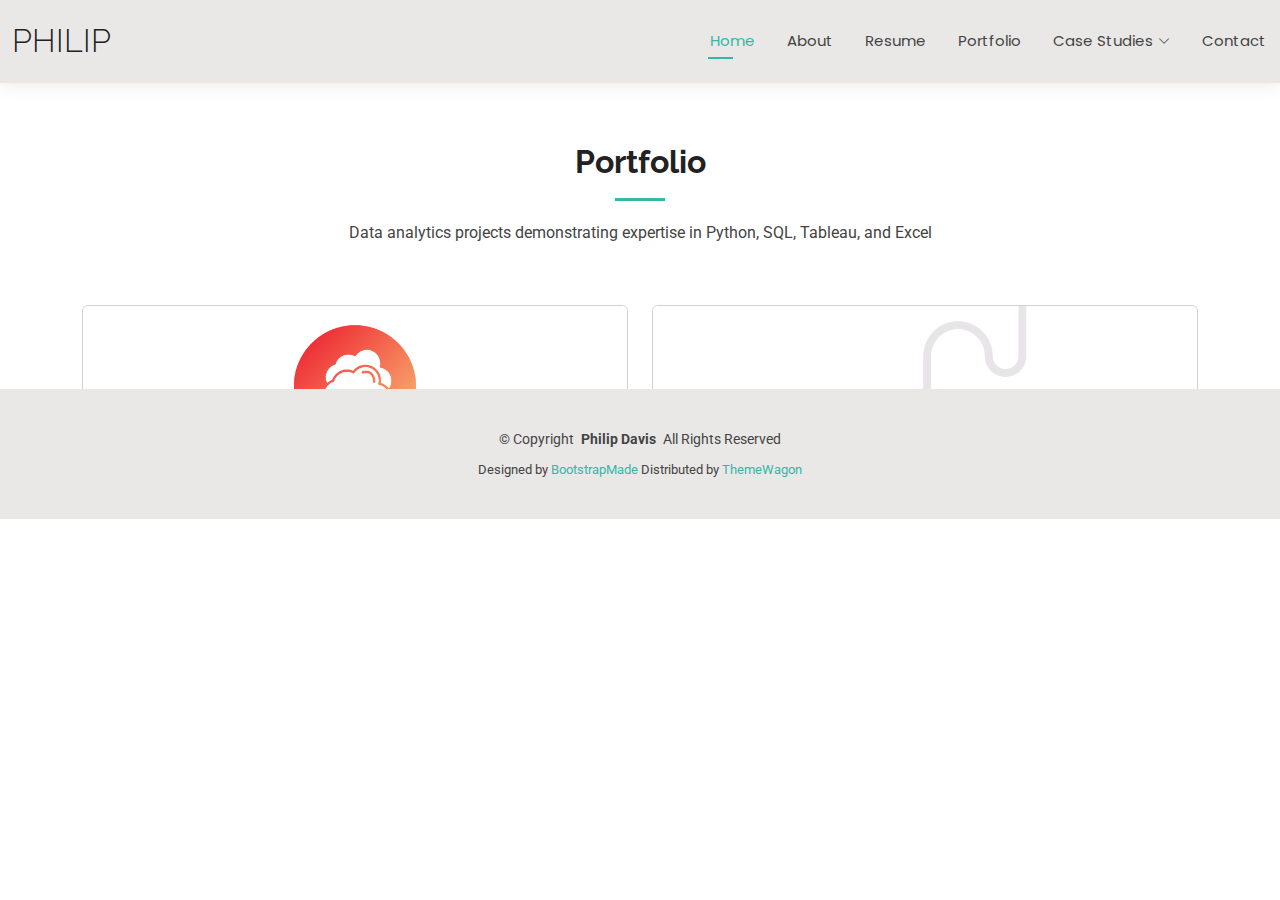
<file: portfolio_claude_card.html>
<!DOCTYPE html>
<html lang="en">

<head>
  <meta charset="utf-8">
  <meta content="width=device-width, initial-scale=1.0" name="viewport">
  <title>Portfolio - Philip Davis</title>
  <meta name="description" content="">
  <meta name="keywords" content="">

  <!-- Favicons -->
  <link href="assets/img/favicon.png" rel="icon">
  <link href="assets/img/apple-touch-icon.png" rel="apple-touch-icon">

  <!-- Fonts -->
  <link href="https://fonts.googleapis.com" rel="preconnect">
  <link href="https://fonts.gstatic.com" rel="preconnect" crossorigin>
  <link href="https://fonts.googleapis.com/css2?family=Roboto:ital,wght@0,100;0,300;0,400;0,500;0,700;0,900;1,100;1,300;1,400;1,500;1,700;1,900&family=Poppins:ital,wght@0,100;0,200;0,300;0,400;0,500;0,600;0,700;0,800;0,900;1,100;1,200;1,300;1,400;1,500;1,600;1,700;1,800;1,900&family=Raleway:ital,wght@0,100;0,200;0,300;0,400;0,500;0,600;0,700;0,800;0,900;1,100;1,200;1,300;1,400;1,500;1,600;1,700;1,800;1,900&display=swap" rel="stylesheet">

  <!-- Vendor CSS Files -->
  <link href="assets/vendor/bootstrap/css/bootstrap.min.css" rel="stylesheet">
  <link href="assets/vendor/bootstrap-icons/bootstrap-icons.css" rel="stylesheet">
  <link href="assets/vendor/aos/aos.css" rel="stylesheet">
  <link href="assets/vendor/swiper/swiper-bundle.min.css" rel="stylesheet">
  <link href="assets/vendor/glightbox/css/glightbox.min.css" rel="stylesheet">

  <!-- Main CSS File -->
  <link href="assets/css/main.css" rel="stylesheet">

  <!-- =======================================================
  * Template Name: Kelly
  * Template URL: https://bootstrapmade.com/kelly-free-bootstrap-cv-resume-html-template/
  * Updated: Aug 07 2024 with Bootstrap v5.3.3
  * Author: BootstrapMade.com
  * License: https://bootstrapmade.com/license/
  ======================================================== -->
</head>

<body class="portfolio-page">

  <header id="header" class="header d-flex align-items-center light-background sticky-top">
    <div class="container-fluid position-relative d-flex align-items-center justify-content-between">

      <a href="index.html" class="logo d-flex align-items-center me-auto me-xl-0">
        <!-- Uncomment the line below if you also wish to use an image logo -->
        <!-- <img src="assets/img/logo.png" alt=""> -->
        <h1 class="sitename">Philip</h1>
      </a>

<nav id="navmenu" class="navmenu">
        <ul>
          <li><a href="index.html" class="active">Home</a></li>
          <li><a href="about.html">About</a></li>
          <li><a href="resume.html">Resume</a></li>
          <li><a href="portfolio.html">Portfolio</a></li>
          <li class="dropdown"><a href="#"><span>Case Studies</span> <i class="bi bi-chevron-down toggle-dropdown"></i></a>
            <ul>
              <li><a href="case_studies/Rockbuster_Stealth_Case_Study.pdf">Rockbuster</a></li>
              <li><a href="case_studies/Instacart_Case_Study.pdf" target="_blank">Instacart</a></li>
              <li><a href="case_studies/ClimateWins_Case_Study.pdf" target="_blank">ClimateWins</a></li>
            </ul>
          </li>
          <li><a href="contact.html">Contact</a></li>
        </ul>
        <i class="mobile-nav-toggle d-xl-none bi bi-list"></i>
      </nav>

      <!-- <div class="header-social-links">
        <a href="#" class="twitter"><i class="bi bi-twitter-x"></i></a>
        <a href="#" class="facebook"><i class="bi bi-facebook"></i></a>
        <a href="#" class="instagram"><i class="bi bi-instagram"></i></a>
        <a href="#" class="linkedin"><i class="bi bi-linkedin"></i></a>
      </div> -->

    </div>
  </header>

  <main class="main">

    <!-- Portfolio Section -->
    <section id="portfolio" class="portfolio section">

      <!-- Section Title -->
      <div class="container section-title" data-aos="fade-up">
        <h2>Portfolio</h2>
        <p>Data analytics projects demonstrating expertise in Python, SQL, Tableau, and Excel</p>
      </div><!-- End Section Title -->

      <div class="container">

        <div class="isotope-layout" data-default-filter="*" data-layout="masonry" data-sort="original-order">

          <!-- Portfolio Filters - Commented out (only 4 projects, filters not needed)
          <ul class="portfolio-filters isotope-filters" data-aos="fade-up" data-aos-delay="100">
            <li data-filter="*" class="filter-active">All</li>
            <li data-filter=".filter-app">App</li>
            <li data-filter=".filter-product">Card</li>
            <li data-filter=".filter-branding">Web</li>
          </ul>
          -->

          <div class="row gy-4 isotope-container mb-5" data-aos="fade-up" data-aos-delay="200">

            <!-- Project 1: ClimateWins -->
            <div class="col-lg-6 col-md-6 portfolio-item">
              <div class="card h-100">
                <img src="assets/img/masonry-portfolio/Weather.png" class="card-img-top" alt="ClimateWins Weather Prediction">
                <div class="card-body">
                  <h4 class="card-title">ClimateWins Weather Prediction</h4>
                  <p class="card-text">Machine learning models to predict extreme weather patterns for European climate preparedness</p>
                  <a href="portfolio_details_ClimateWins_Predictions.html" class="btn btn-primary">View Details</a>
                </div>
              </div>
            </div><!-- End Portfolio Item -->

            <!-- Project 2: GameCo -->
            <div class="col-lg-6 col-md-6 portfolio-item">
              <div class="card h-100">
                <img src="assets/img/masonry-portfolio/Games.png" class="card-img-top" alt="GameCo Video Games Sales Analysis">
                <div class="card-body">
                  <h4 class="card-title">Video Games Sales Analysis (GameCo)</h4>
                  <p class="card-text">Analyzed 30+ years of regional sales data, identifying 2010 as major market shift where North American share declined and European share rose</p>
                  <a href="portfolio_details_Video_Games.html" class="btn btn-primary">View Details</a>
                </div>
              </div>
            </div><!-- End Portfolio Item -->

            <!-- Project 3: Rockbuster (Movie Database) -->
            <div class="col-lg-6 col-md-6 portfolio-item">
              <div class="card h-100">
                <img src="assets/img/masonry-portfolio/Rockbuster.png" class="card-img-top" alt="Rockbuster Stealth Online Launch">
                <div class="card-body">
                  <h4 class="card-title">Rockbuster Stealth Online Launch</h4>
                  <p class="card-text">SQL analysis and Tableau dashboard identifying top customer markets for expansion strategy</p>
                  <a href="portfolio_details_Movie_Database.html" class="btn btn-primary">View Details</a>
                </div>
              </div>
            </div><!-- End Portfolio Item -->

            <!-- Project 4: Instacart -->
            <div class="col-lg-6 col-md-6 portfolio-item">
              <div class="card h-100">
                <img src="assets/img/masonry-portfolio/Instacart.png" class="card-img-top" alt="Instacart Customer Segmentation">
                <div class="card-body">
                  <h4 class="card-title">Instacart Customer Segmentation</h4>
                  <p class="card-text">Identified high-value customer segments and top departments to improve food accessibility</p>
                  <a href="portfolio_details_Instacart_Customers.html" class="btn btn-primary">View Details</a>
                </div>
              </div>
            </div><!-- End Portfolio Item -->

          </div><!-- End Portfolio Container -->

        </div>

      </div>

    </section><!-- /Portfolio Section -->

  </main>

  <footer id="footer" class="footer light-background">

    <div class="container">
      <div class="copyright text-center ">
        <p>© <span>Copyright</span> <strong class="px-1 sitename">Philip Davis</strong> <span>All Rights Reserved<br></span></p>
      </div>
      <!-- <div class="social-links d-flex justify-content-center">
        <a href=""><i class="bi bi-twitter-x"></i></a>
        <a href=""><i class="bi bi-facebook"></i></a>
        <a href=""><i class="bi bi-instagram"></i></a>
        <a href=""><i class="bi bi-linkedin"></i></a>
      </div> -->
      <div class="credits">
        <!-- All the links in the footer should remain intact. -->
        <!-- You can delete the links only if you've purchased the pro version. -->
        <!-- Licensing information: https://bootstrapmade.com/license/ -->
        <!-- Purchase the pro version with working PHP/AJAX contact form: [buy-url] -->
        Designed by <a href="https://bootstrapmade.com/">BootstrapMade</a> Distributed by <a href=“https://themewagon.com>ThemeWagon
      </div>
    </div>

  </footer>

  <!-- Scroll Top -->
  <a href="#" id="scroll-top" class="scroll-top d-flex align-items-center justify-content-center"><i class="bi bi-arrow-up-short"></i></a>

  <!-- Preloader -->
  <div id="preloader"></div>

  <!-- Vendor JS Files -->
  <script src="assets/vendor/bootstrap/js/bootstrap.bundle.min.js"></script>
  <script src="assets/vendor/php-email-form/validate.js"></script>
  <script src="assets/vendor/aos/aos.js"></script>
  <script src="assets/vendor/waypoints/noframework.waypoints.js"></script>
  <script src="assets/vendor/purecounter/purecounter_vanilla.js"></script>
  <script src="assets/vendor/swiper/swiper-bundle.min.js"></script>
  <script src="assets/vendor/glightbox/js/glightbox.min.js"></script>
  <script src="assets/vendor/imagesloaded/imagesloaded.pkgd.min.js"></script>
  <script src="assets/vendor/isotope-layout/isotope.pkgd.min.js"></script>

  <!-- Main JS File -->
  <script src="assets/js/main.js"></script>

</body>

</html>
</file>
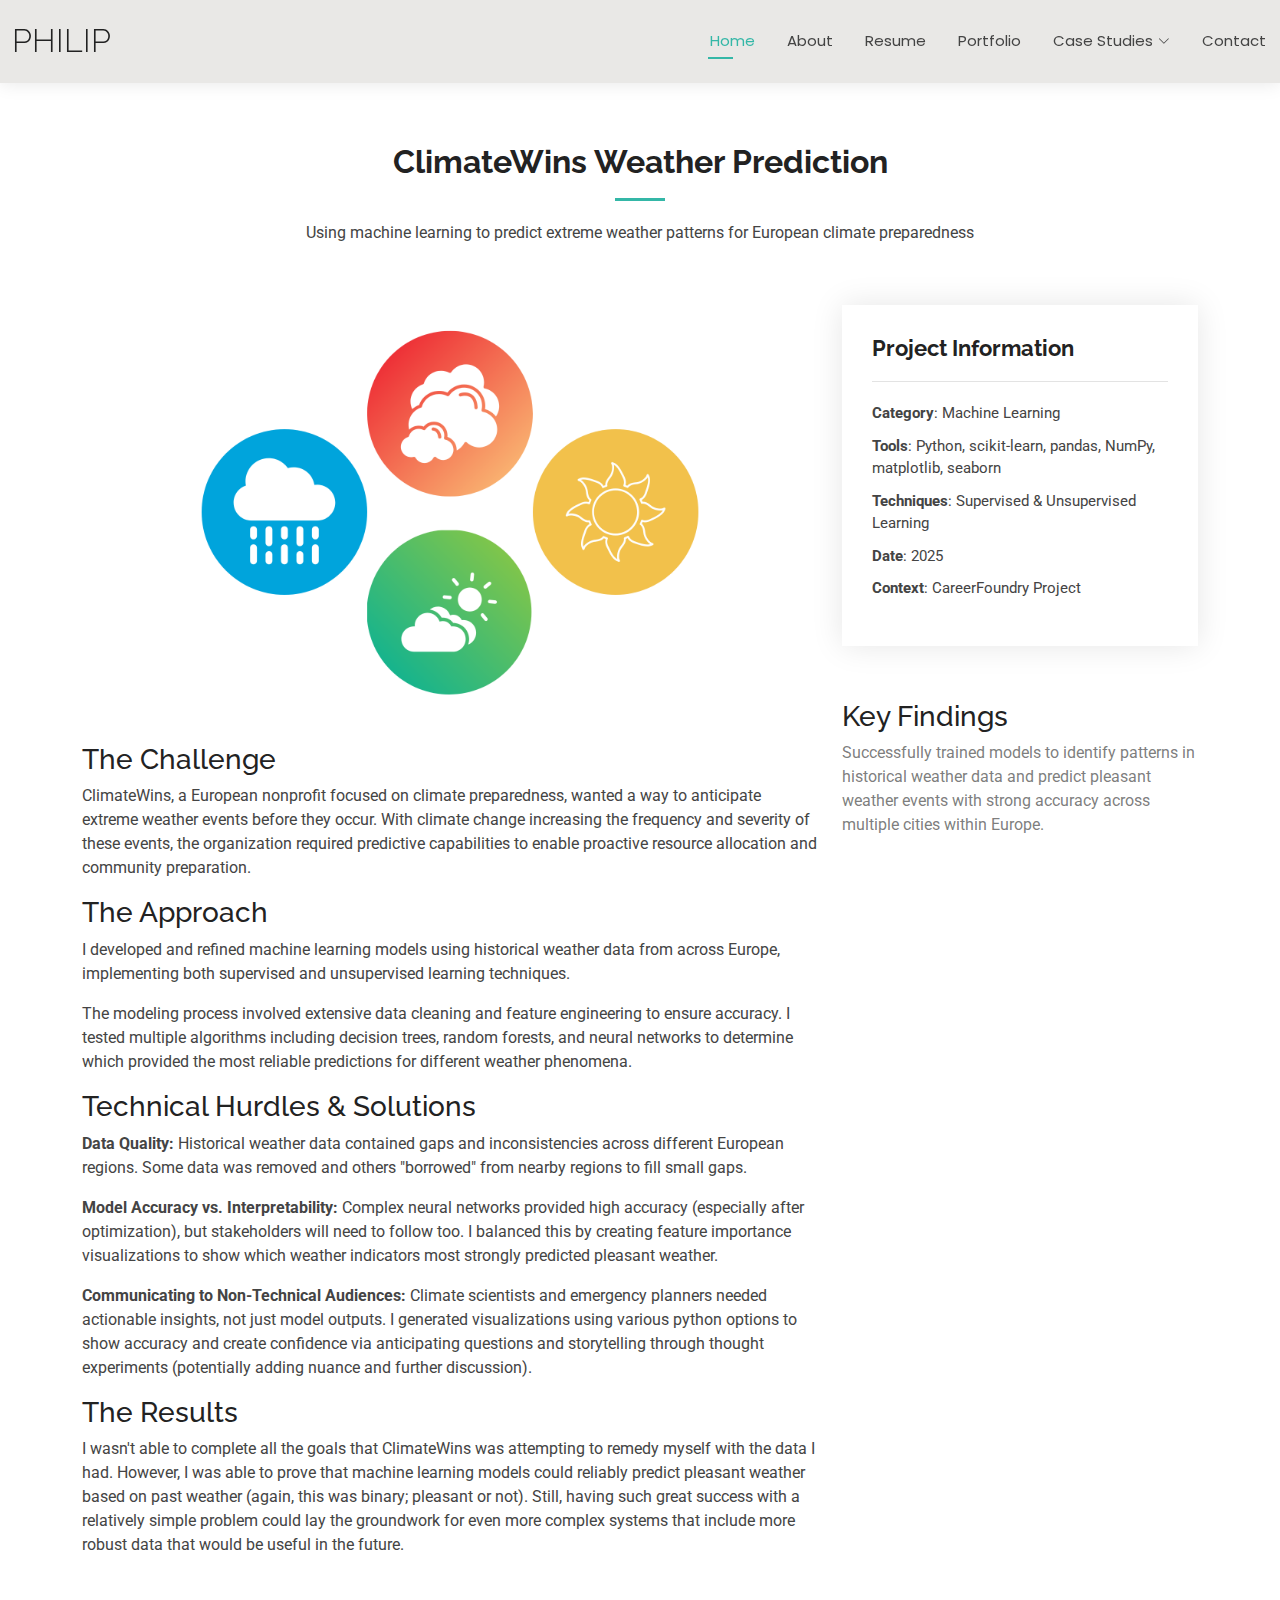
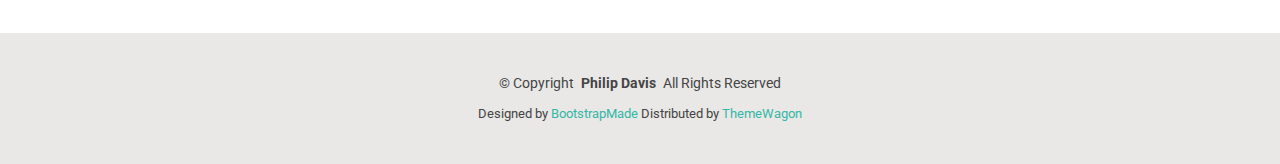
<file: portfolio_details_ClimateWins_Predictions.html>
<!DOCTYPE html>
<html lang="en">

<head>
  <meta charset="utf-8">
  <meta content="width=device-width, initial-scale=1.0" name="viewport">
  <title>ClimateWins Weather Prediction - Philip Davis</title>
  <meta name="description" content="">
  <meta name="keywords" content="">

  <!-- Favicons -->
  <link href="assets/img/favicon.png" rel="icon">
  <link href="assets/img/apple-touch-icon.png" rel="apple-touch-icon">

  <!-- Fonts -->
  <link href="https://fonts.googleapis.com" rel="preconnect">
  <link href="https://fonts.gstatic.com" rel="preconnect" crossorigin>
  <link href="https://fonts.googleapis.com/css2?family=Roboto:ital,wght@0,100;0,300;0,400;0,500;0,700;0,900;1,100;1,300;1,400;1,500;1,700;1,900&family=Poppins:ital,wght@0,100;0,200;0,300;0,400;0,500;0,600;0,700;0,800;0,900;1,100;1,200;1,300;1,400;1,500;1,600;1,700;1,800;1,900&family=Raleway:ital,wght@0,100;0,200;0,300;0,400;0,500;0,600;0,700;0,800;0,900;1,100;1,200;1,300;1,400;1,500;1,600;1,700;1,800;1,900&display=swap" rel="stylesheet">

  <!-- Vendor CSS Files -->
  <link href="assets/vendor/bootstrap/css/bootstrap.min.css" rel="stylesheet">
  <link href="assets/vendor/bootstrap-icons/bootstrap-icons.css" rel="stylesheet">
  <link href="assets/vendor/aos/aos.css" rel="stylesheet">
  <link href="assets/vendor/swiper/swiper-bundle.min.css" rel="stylesheet">
  <link href="assets/vendor/glightbox/css/glightbox.min.css" rel="stylesheet">

  <!-- Main CSS File -->
  <link href="assets/css/main.css" rel="stylesheet">

  <!-- =======================================================
  * Template Name: Kelly
  * Template URL: https://bootstrapmade.com/kelly-free-bootstrap-cv-resume-html-template/
  * Updated: Aug 07 2024 with Bootstrap v5.3.3
  * Author: BootstrapMade.com
  * License: https://bootstrapmade.com/license/
  ======================================================== -->
</head>

<body class="portfolio-details-page">

  <header id="header" class="header d-flex align-items-center light-background sticky-top">
    <div class="container-fluid position-relative d-flex align-items-center justify-content-between">

      <a href="index.html" class="logo d-flex align-items-center me-auto me-xl-0">
        <!-- Uncomment the line below if you also wish to use an image logo -->
        <!-- <img src="assets/img/logo.png" alt=""> -->
        <h1 class="sitename">Philip</h1>
      </a>

<nav id="navmenu" class="navmenu">
        <ul>
          <li><a href="index.html" class="active">Home</a></li>
          <li><a href="about.html">About</a></li>
          <li><a href="resume.html">Resume</a></li>
          <li><a href="portfolio.html">Portfolio</a></li>
          <li class="dropdown"><a href="#"><span>Case Studies</span> <i class="bi bi-chevron-down toggle-dropdown"></i></a>
            <ul>
              <li><a href="case_studies/Rockbuster_Stealth_Case_Study.pdf">Rockbuster</a></li>
              <li><a href="case_studies/Instacart_Case_Study.pdf" target="_blank">Instacart</a></li>
              <li><a href="case_studies/ClimateWins_Case_Study.pdf" target="_blank">ClimateWins</a></li>
            </ul>
          </li>
          <li><a href="contact.html">Contact</a></li>
        </ul>
        <i class="mobile-nav-toggle d-xl-none bi bi-list"></i>
      </nav>

      <!-- <div class="header-social-links">
        <a href="#" class="twitter"><i class="bi bi-twitter-x"></i></a>
        <a href="#" class="facebook"><i class="bi bi-facebook"></i></a>
        <a href="#" class="instagram"><i class="bi bi-instagram"></i></a>
        <a href="#" class="linkedin"><i class="bi bi-linkedin"></i></a>
      </div> -->

    </div>
  </header>

  <main class="main">

    <!-- Portfolio Details Section -->
    <section id="portfolio-details" class="portfolio-details section">

      <!-- Section Title -->
      <div class="container section-title" data-aos="fade-up">
        <h2>ClimateWins Weather Prediction</h2>
        <p>Using machine learning to predict extreme weather patterns for European climate preparedness</p>
      </div><!-- End Section Title -->

      <div class="container" data-aos="fade-up" data-aos-delay="100">

        <div class="row gy-4">

          <!-- Main Content Area -->
          <div class="col-lg-8">
            <div class="portfolio-details-image mb-4">
              <img src="assets/img/masonry-portfolio/Weather.png" class="img-fluid" alt="ClimateWins Weather Prediction">
            </div>

            <h3>The Challenge</h3>
            <p>
              ClimateWins, a European nonprofit focused on climate preparedness, wanted a way to anticipate extreme weather events before they occur. With climate change increasing the frequency and severity of these events, the organization required predictive capabilities to enable proactive resource allocation and community preparation.
            </p>

            <h3>The Approach</h3>
            <p>
              I developed and refined machine learning models using historical weather data from across Europe, implementing both supervised and unsupervised learning techniques. 
            </p>
            <p>
              The modeling process involved extensive data cleaning and feature engineering to ensure accuracy. I tested multiple algorithms including decision trees, random forests, and neural networks to determine which provided the most reliable predictions for different weather phenomena.
            </p>

            <h3>Technical Hurdles & Solutions</h3>
            <p>
              <strong>Data Quality:</strong> Historical weather data contained gaps and inconsistencies across different European regions. Some data was removed and others "borrowed" from nearby regions to fill small gaps.
            </p>
            <p>
              <strong>Model Accuracy vs. Interpretability:</strong> Complex neural networks provided high accuracy (especially after optimization), but stakeholders will need to follow too. I balanced this by creating feature importance visualizations to show which weather indicators most strongly predicted pleasant weather.
            </p>
            <p>
              <strong>Communicating to Non-Technical Audiences:</strong> Climate scientists and emergency planners needed actionable insights, not just model outputs. I generated visualizations using various python options to show accuracy and create confidence via anticipating questions and storytelling through thought experiments (potentially adding nuance and further discussion).
            </p>

            <h3>The Results</h3>
            <p>
              I wasn't able to complete all the goals that ClimateWins was attempting to remedy myself with the data I had. However, I was able to prove that machine learning models could reliably predict pleasant weather based on past weather (again, this was binary; pleasant or not). Still, having such great success with a relatively simple problem could lay the groundwork for even more complex systems that include more robust data that would be useful in the future.
            </p>
          </div>

          <!-- Sidebar -->
          <div class="col-lg-4">
            <div class="portfolio-info" data-aos="fade-up" data-aos-delay="200">
              <h3>Project Information</h3>
              <ul>
                <li><strong>Category</strong>: Machine Learning</li>
                <li><strong>Tools</strong>: Python, scikit-learn, pandas, NumPy, matplotlib, seaborn</li>
                <li><strong>Techniques</strong>: Supervised & Unsupervised Learning</li>
                <li><strong>Date</strong>: 2025</li>
                <li><strong>Context</strong>: CareerFoundry Project</li>
              </ul>
            </div>
            
            <div class="portfolio-description mt-4" data-aos="fade-up" data-aos-delay="300">
              <h3>Key Findings</h3>
              <p>
                Successfully trained models to identify patterns in historical weather data and predict pleasant weather events with strong accuracy across multiple cities within Europe.
              </p>
            </div>

            <div class="portfolio-description mt-4" data-aos="fade-up" data-aos-delay="300">
              <h3>Impact</h3>
              <p>
                The predictive models enable predictions of pleasant weather from 15 locations using temperature and precipitation as primary indicators.
              </p>
              <p>
                Visualizations show the models finding those patterns and highlighting variable importances.
              </p>
            </div>
          </div>

        </div>

      </div>

    </section><!-- /Portfolio Details Section -->

  </main>

  <footer id="footer" class="footer light-background">

    <div class="container">
      <div class="copyright text-center ">
        <p>© <span>Copyright</span> <strong class="px-1 sitename">Philip Davis</strong> <span>All Rights Reserved<br></span></p>
      </div>
      <!-- <div class="social-links d-flex justify-content-center">
        <a href=""><i class="bi bi-twitter-x"></i></a>
        <a href=""><i class="bi bi-facebook"></i></a>
        <a href=""><i class="bi bi-instagram"></i></a>
        <a href=""><i class="bi bi-linkedin"></i></a>
      </div> -->
      <div class="credits">
        <!-- All the links in the footer should remain intact. -->
        <!-- You can delete the links only if you've purchased the pro version. -->
        <!-- Licensing information: https://bootstrapmade.com/license/ -->
        <!-- Purchase the pro version with working PHP/AJAX contact form: [buy-url] -->
        Designed by <a href="https://bootstrapmade.com/">BootstrapMade</a> Distributed by <a href=“https://themewagon.com>ThemeWagon
      </div>
    </div>

  </footer>

  <!-- Scroll Top -->
  <a href="#" id="scroll-top" class="scroll-top d-flex align-items-center justify-content-center"><i class="bi bi-arrow-up-short"></i></a>

  <!-- Preloader -->
  <div id="preloader"></div>

  <!-- Vendor JS Files -->
  <script src="assets/vendor/bootstrap/js/bootstrap.bundle.min.js"></script>
  <script src="assets/vendor/php-email-form/validate.js"></script>
  <script src="assets/vendor/aos/aos.js"></script>
  <script src="assets/vendor/waypoints/noframework.waypoints.js"></script>
  <script src="assets/vendor/purecounter/purecounter_vanilla.js"></script>
  <script src="assets/vendor/swiper/swiper-bundle.min.js"></script>
  <script src="assets/vendor/glightbox/js/glightbox.min.js"></script>
  <script src="assets/vendor/imagesloaded/imagesloaded.pkgd.min.js"></script>
  <script src="assets/vendor/isotope-layout/isotope.pkgd.min.js"></script>

  <!-- Main JS File -->
  <script src="assets/js/main.js"></script>

</body>

</html>
</file>
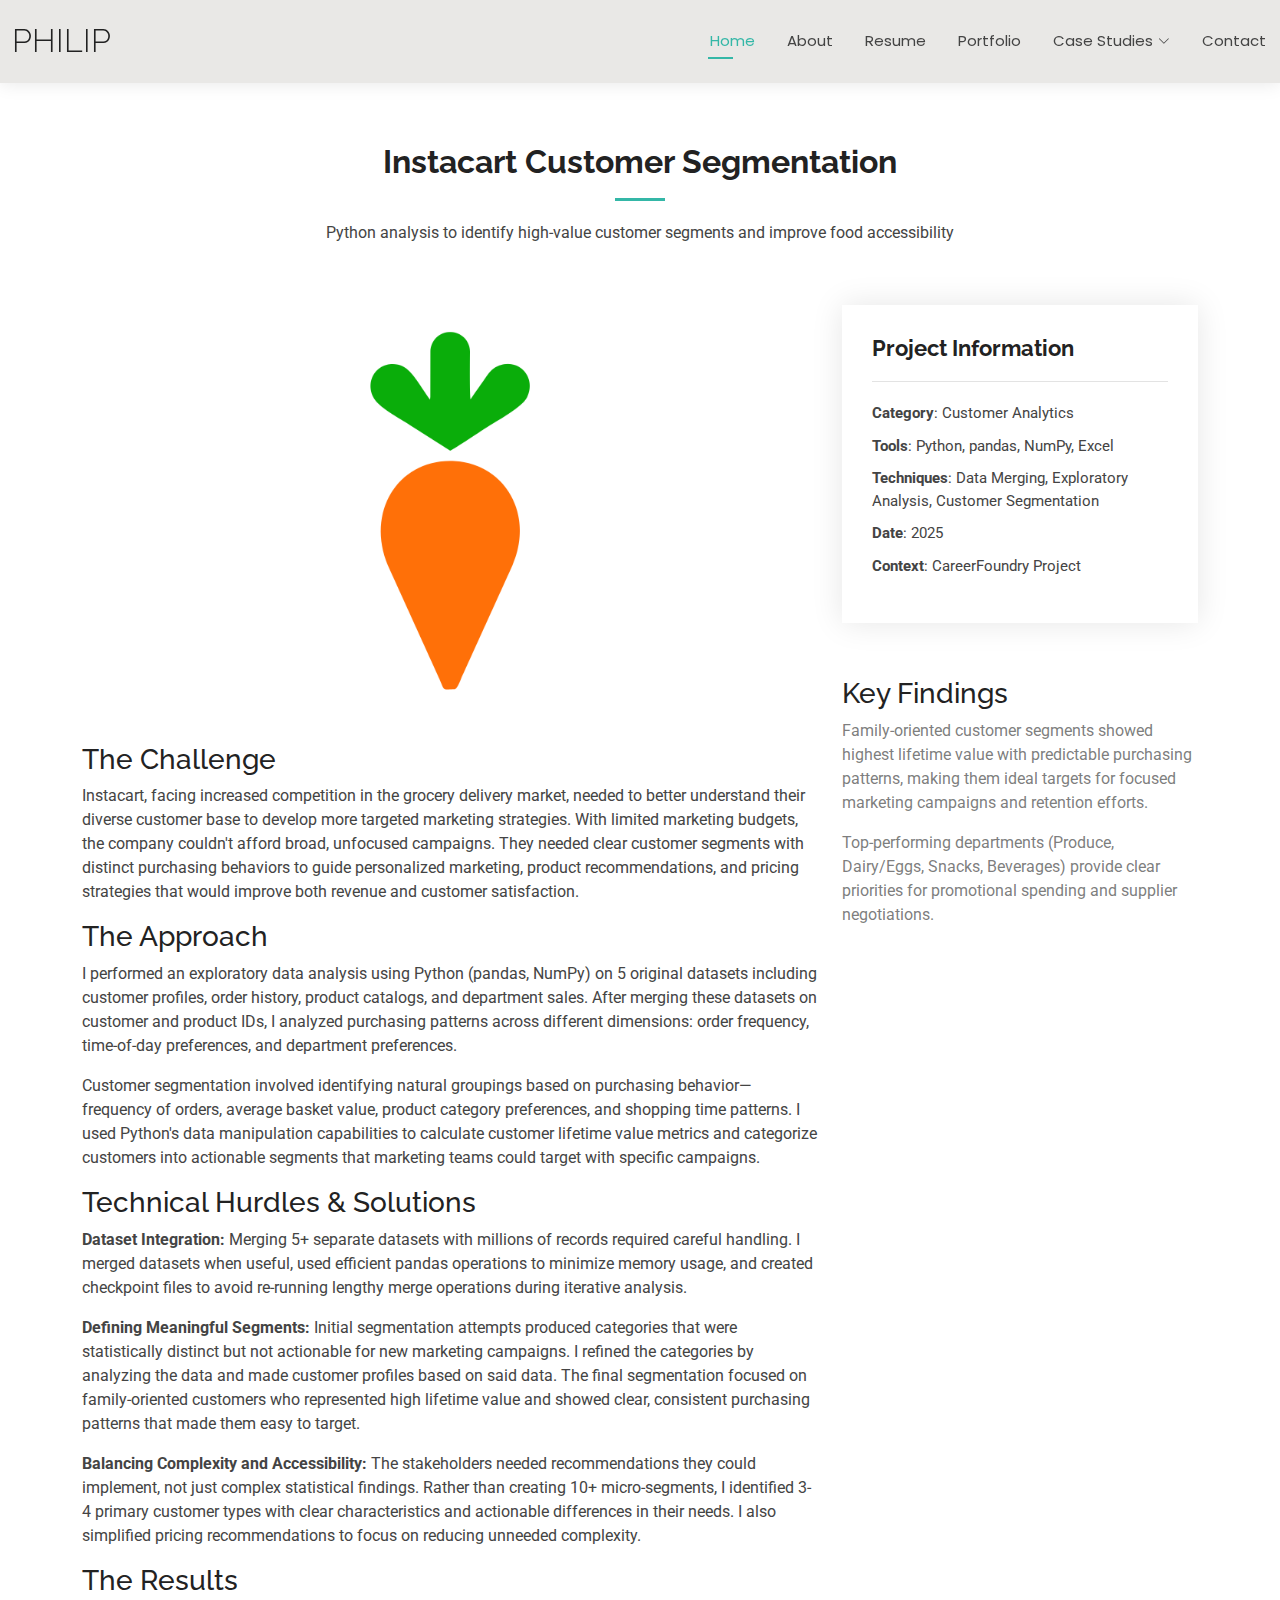
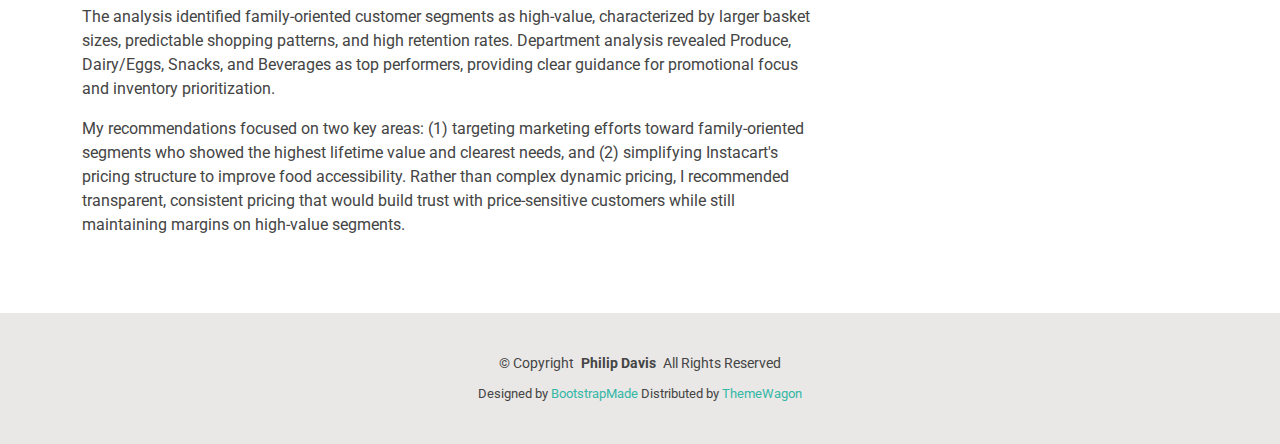
<file: portfolio_details_Instacart_Customers.html>
<!DOCTYPE html>
<html lang="en">

<head>
  <meta charset="utf-8">
  <meta content="width=device-width, initial-scale=1.0" name="viewport">
  <title>Instacart Customer Segmentation - Philip Davis</title>
  <meta name="description" content="">
  <meta name="keywords" content="">

  <!-- Favicons -->
  <link href="assets/img/favicon.png" rel="icon">
  <link href="assets/img/apple-touch-icon.png" rel="apple-touch-icon">

  <!-- Fonts -->
  <link href="https://fonts.googleapis.com" rel="preconnect">
  <link href="https://fonts.gstatic.com" rel="preconnect" crossorigin>
  <link href="https://fonts.googleapis.com/css2?family=Roboto:ital,wght@0,100;0,300;0,400;0,500;0,700;0,900;1,100;1,300;1,400;1,500;1,700;1,900&family=Poppins:ital,wght@0,100;0,200;0,300;0,400;0,500;0,600;0,700;0,800;0,900;1,100;1,200;1,300;1,400;1,500;1,600;1,700;1,800;1,900&family=Raleway:ital,wght@0,100;0,200;0,300;0,400;0,500;0,600;0,700;0,800;0,900;1,100;1,200;1,300;1,400;1,500;1,600;1,700;1,800;1,900&display=swap" rel="stylesheet">

  <!-- Vendor CSS Files -->
  <link href="assets/vendor/bootstrap/css/bootstrap.min.css" rel="stylesheet">
  <link href="assets/vendor/bootstrap-icons/bootstrap-icons.css" rel="stylesheet">
  <link href="assets/vendor/aos/aos.css" rel="stylesheet">
  <link href="assets/vendor/swiper/swiper-bundle.min.css" rel="stylesheet">
  <link href="assets/vendor/glightbox/css/glightbox.min.css" rel="stylesheet">

  <!-- Main CSS File -->
  <link href="assets/css/main.css" rel="stylesheet">

  <!-- =======================================================
  * Template Name: Kelly
  * Template URL: https://bootstrapmade.com/kelly-free-bootstrap-cv-resume-html-template/
  * Updated: Aug 07 2024 with Bootstrap v5.3.3
  * Author: BootstrapMade.com
  * License: https://bootstrapmade.com/license/
  ======================================================== -->
</head>

<body class="portfolio-details-page">

  <header id="header" class="header d-flex align-items-center light-background sticky-top">
    <div class="container-fluid position-relative d-flex align-items-center justify-content-between">

      <a href="index.html" class="logo d-flex align-items-center me-auto me-xl-0">
        <!-- Uncomment the line below if you also wish to use an image logo -->
        <!-- <img src="assets/img/logo.png" alt=""> -->
        <h1 class="sitename">Philip</h1>
      </a>

<nav id="navmenu" class="navmenu">
        <ul>
          <li><a href="index.html" class="active">Home</a></li>
          <li><a href="about.html">About</a></li>
          <li><a href="resume.html">Resume</a></li>
          <li><a href="portfolio.html">Portfolio</a></li>
          <li class="dropdown"><a href="#"><span>Case Studies</span> <i class="bi bi-chevron-down toggle-dropdown"></i></a>
            <ul>
              <li><a href="case_studies/Rockbuster_Stealth_Case_Study.pdf">Rockbuster</a></li>
              <li><a href="case_studies/Instacart_Case_Study.pdf" target="_blank">Instacart</a></li>
              <li><a href="case_studies/ClimateWins_Case_Study.pdf" target="_blank">ClimateWins</a></li>
            </ul>
          </li>
          <li><a href="contact.html">Contact</a></li>
        </ul>
        <i class="mobile-nav-toggle d-xl-none bi bi-list"></i>
      </nav>

      <!-- <div class="header-social-links">
        <a href="#" class="twitter"><i class="bi bi-twitter-x"></i></a>
        <a href="#" class="facebook"><i class="bi bi-facebook"></i></a>
        <a href="#" class="instagram"><i class="bi bi-instagram"></i></a>
        <a href="#" class="linkedin"><i class="bi bi-linkedin"></i></a>
      </div> -->

    </div>
  </header>

  <main class="main">

    <!-- Portfolio Details Section -->
    <section id="portfolio-details" class="portfolio-details section">

      <!-- Section Title -->
      <div class="container section-title" data-aos="fade-up">
        <h2>Instacart Customer Segmentation</h2>
        <p>Python analysis to identify high-value customer segments and improve food accessibility</p>
      </div><!-- End Section Title -->

      <div class="container" data-aos="fade-up" data-aos-delay="100">

        <div class="row gy-4">

          <!-- Main Content Area -->
          <div class="col-lg-8">
            <div class="portfolio-details-image mb-4">
              <img src="assets/img/masonry-portfolio/Instacart.png" class="img-fluid" alt="Instacart Customer Segmentation">
            </div>

            <h3>The Challenge</h3>
            <p>
              Instacart, facing increased competition in the grocery delivery market, needed to better understand their diverse customer base to develop more targeted marketing strategies. With limited marketing budgets, the company couldn't afford broad, unfocused campaigns. They needed clear customer segments with distinct purchasing behaviors to guide personalized marketing, product recommendations, and pricing strategies that would improve both revenue and customer satisfaction.
            </p>

            <h3>The Approach</h3>
            <p>
              I performed an exploratory data analysis using Python (pandas, NumPy) on 5 original datasets including customer profiles, order history, product catalogs, and department sales. After merging these datasets on customer and product IDs, I analyzed purchasing patterns across different dimensions: order frequency, time-of-day preferences, and department preferences.
            </p>
            <p>
              Customer segmentation involved identifying natural groupings based on purchasing behavior—frequency of orders, average basket value, product category preferences, and shopping time patterns. I used Python's data manipulation capabilities to calculate customer lifetime value metrics and categorize customers into actionable segments that marketing teams could target with specific campaigns.
            </p>

            <h3>Technical Hurdles & Solutions</h3>
            <p>
              <strong>Dataset Integration:</strong> Merging 5+ separate datasets with millions of records required careful handling. I merged datasets when useful, used efficient pandas operations to minimize memory usage, and created checkpoint files to avoid re-running lengthy merge operations during iterative analysis.
            </p>
            <p>
              <strong>Defining Meaningful Segments:</strong> Initial segmentation attempts produced categories that were statistically distinct but not actionable for new marketing campaigns. I refined the categories by analyzing the data and made customer profiles based on said data. The final segmentation focused on family-oriented customers who represented high lifetime value and showed clear, consistent purchasing patterns that made them easy to target.
            </p>
            <p>
              <strong>Balancing Complexity and Accessibility:</strong> The stakeholders needed recommendations they could implement, not just complex statistical findings. Rather than creating 10+ micro-segments, I identified 3-4 primary customer types with clear characteristics and actionable differences in their needs. I also simplified pricing recommendations to focus on reducing unneeded complexity.
            </p>

            <h3>The Results</h3>
            <p>
              The analysis identified family-oriented customer segments as high-value, characterized by larger basket sizes, predictable shopping patterns, and high retention rates. Department analysis revealed Produce, Dairy/Eggs, Snacks, and Beverages as top performers, providing clear guidance for promotional focus and inventory prioritization.
            </p>
            <p>
              My recommendations focused on two key areas: (1) targeting marketing efforts toward family-oriented segments who showed the highest lifetime value and clearest needs, and (2) simplifying Instacart's pricing structure to improve food accessibility. Rather than complex dynamic pricing, I recommended transparent, consistent pricing that would build trust with price-sensitive customers while still maintaining margins on high-value segments.
            </p>
          </div>

          <!-- Sidebar -->
          <div class="col-lg-4">
            <div class="portfolio-info" data-aos="fade-up" data-aos-delay="200">
              <h3>Project Information</h3>
              <ul>
                <li><strong>Category</strong>: Customer Analytics</li>
                <li><strong>Tools</strong>: Python, pandas, NumPy, Excel</li>
                <li><strong>Techniques</strong>: Data Merging, Exploratory Analysis, Customer Segmentation</li>
                <li><strong>Date</strong>: 2025</li>
                <li><strong>Context</strong>: CareerFoundry Project</li>
              </ul>
            </div>
            
            <div class="portfolio-description mt-4" data-aos="fade-up" data-aos-delay="300">
              <h3>Key Findings</h3>
              <p>
                Family-oriented customer segments showed highest lifetime value with predictable purchasing patterns, making them ideal targets for focused marketing campaigns and retention efforts.
              </p>
              <p>
                Top-performing departments (Produce, Dairy/Eggs, Snacks, Beverages) provide clear priorities for promotional spending and supplier negotiations.
              </p>
            </div>

            <div class="portfolio-description mt-4" data-aos="fade-up" data-aos-delay="300">
              <h3>Impact</h3>
              <p>
                Customer segmentation enabled targeted marketing strategies, allowing Instacart to allocate limited marketing budgets to segments with highest ROI potential rather than broad, inefficient campaigns.
              </p>
              <p>
                Pricing simplification recommendations balanced business objectives with social impact goals—improving food accessibility for price-sensitive customers while maintaining profitability on high-value segments.
              </p>
            </div>
          </div>

        </div>

      </div>

    </section><!-- /Portfolio Details Section -->

  </main>

  <footer id="footer" class="footer light-background">

    <div class="container">
      <div class="copyright text-center ">
        <p>© <span>Copyright</span> <strong class="px-1 sitename">Philip Davis</strong> <span>All Rights Reserved<br></span></p>
      </div>
      <!-- <div class="social-links d-flex justify-content-center">
        <a href=""><i class="bi bi-twitter-x"></i></a>
        <a href=""><i class="bi bi-facebook"></i></a>
        <a href=""><i class="bi bi-instagram"></i></a>
        <a href=""><i class="bi bi-linkedin"></i></a>
      </div> -->
      <div class="credits">
        <!-- All the links in the footer should remain intact. -->
        <!-- You can delete the links only if you've purchased the pro version. -->
        <!-- Licensing information: https://bootstrapmade.com/license/ -->
        <!-- Purchase the pro version with working PHP/AJAX contact form: [buy-url] -->
        Designed by <a href="https://bootstrapmade.com/">BootstrapMade</a> Distributed by <a href=“https://themewagon.com>ThemeWagon
      </div>
    </div>

  </footer>

  <!-- Scroll Top -->
  <a href="#" id="scroll-top" class="scroll-top d-flex align-items-center justify-content-center"><i class="bi bi-arrow-up-short"></i></a>

  <!-- Preloader -->
  <div id="preloader"></div>

  <!-- Vendor JS Files -->
  <script src="assets/vendor/bootstrap/js/bootstrap.bundle.min.js"></script>
  <script src="assets/vendor/php-email-form/validate.js"></script>
  <script src="assets/vendor/aos/aos.js"></script>
  <script src="assets/vendor/waypoints/noframework.waypoints.js"></script>
  <script src="assets/vendor/purecounter/purecounter_vanilla.js"></script>
  <script src="assets/vendor/swiper/swiper-bundle.min.js"></script>
  <script src="assets/vendor/glightbox/js/glightbox.min.js"></script>
  <script src="assets/vendor/imagesloaded/imagesloaded.pkgd.min.js"></script>
  <script src="assets/vendor/isotope-layout/isotope.pkgd.min.js"></script>

  <!-- Main JS File -->
  <script src="assets/js/main.js"></script>

</body>

</html>
</file>
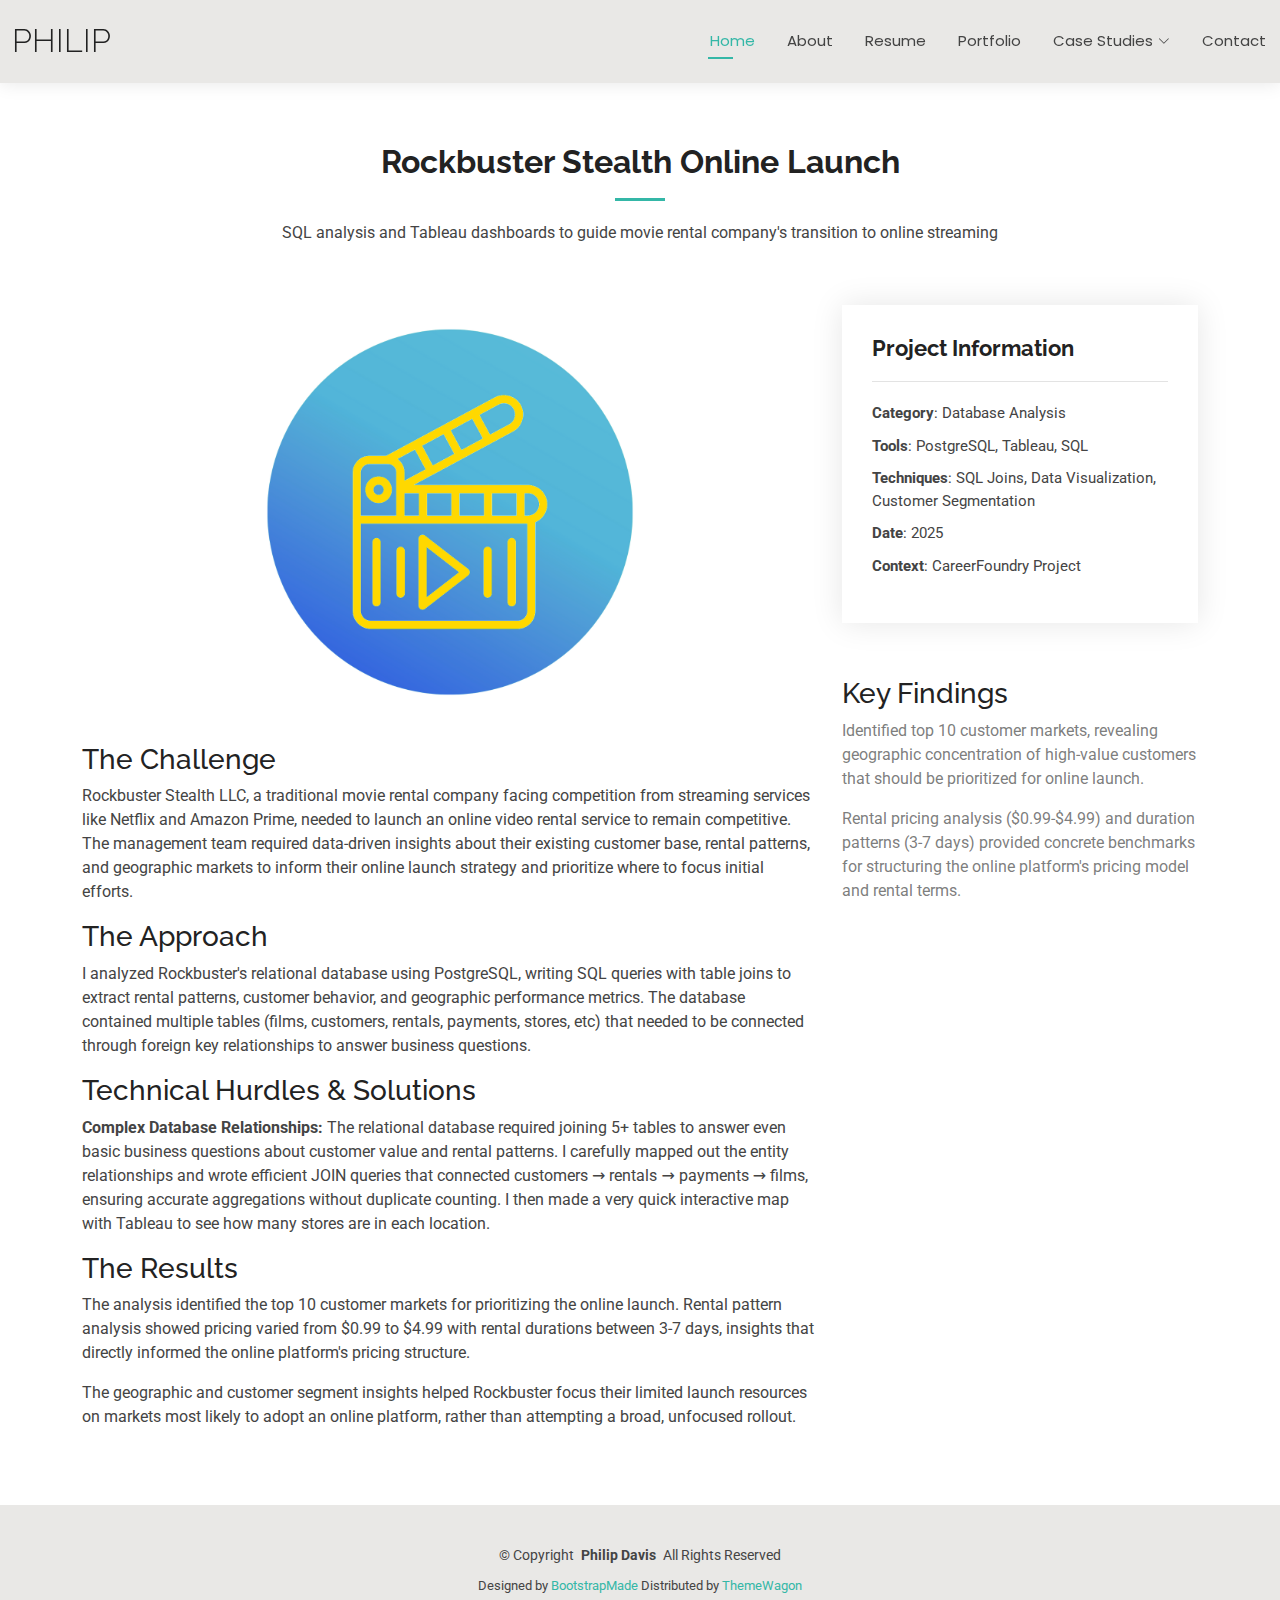
<file: portfolio_details_Movie_Database.html>
<!DOCTYPE html>
<html lang="en">

<head>
  <meta charset="utf-8">
  <meta content="width=device-width, initial-scale=1.0" name="viewport">
  <title>Rockbuster Stealth Online Launch - Philip Davis</title>
  <meta name="description" content="">
  <meta name="keywords" content="">

  <!-- Favicons -->
  <link href="assets/img/favicon.png" rel="icon">
  <link href="assets/img/apple-touch-icon.png" rel="apple-touch-icon">

  <!-- Fonts -->
  <link href="https://fonts.googleapis.com" rel="preconnect">
  <link href="https://fonts.gstatic.com" rel="preconnect" crossorigin>
  <link href="https://fonts.googleapis.com/css2?family=Roboto:ital,wght@0,100;0,300;0,400;0,500;0,700;0,900;1,100;1,300;1,400;1,500;1,700;1,900&family=Poppins:ital,wght@0,100;0,200;0,300;0,400;0,500;0,600;0,700;0,800;0,900;1,100;1,200;1,300;1,400;1,500;1,600;1,700;1,800;1,900&family=Raleway:ital,wght@0,100;0,200;0,300;0,400;0,500;0,600;0,700;0,800;0,900;1,100;1,200;1,300;1,400;1,500;1,600;1,700;1,800;1,900&display=swap" rel="stylesheet">

  <!-- Vendor CSS Files -->
  <link href="assets/vendor/bootstrap/css/bootstrap.min.css" rel="stylesheet">
  <link href="assets/vendor/bootstrap-icons/bootstrap-icons.css" rel="stylesheet">
  <link href="assets/vendor/aos/aos.css" rel="stylesheet">
  <link href="assets/vendor/swiper/swiper-bundle.min.css" rel="stylesheet">
  <link href="assets/vendor/glightbox/css/glightbox.min.css" rel="stylesheet">

  <!-- Main CSS File -->
  <link href="assets/css/main.css" rel="stylesheet">

  <!-- =======================================================
  * Template Name: Kelly
  * Template URL: https://bootstrapmade.com/kelly-free-bootstrap-cv-resume-html-template/
  * Updated: Aug 07 2024 with Bootstrap v5.3.3
  * Author: BootstrapMade.com
  * License: https://bootstrapmade.com/license/
  ======================================================== -->
</head>

<body class="portfolio-details-page">

  <header id="header" class="header d-flex align-items-center light-background sticky-top">
    <div class="container-fluid position-relative d-flex align-items-center justify-content-between">

      <a href="index.html" class="logo d-flex align-items-center me-auto me-xl-0">
        <!-- Uncomment the line below if you also wish to use an image logo -->
        <!-- <img src="assets/img/logo.png" alt=""> -->
        <h1 class="sitename">Philip</h1>
      </a>

<nav id="navmenu" class="navmenu">
        <ul>
          <li><a href="index.html" class="active">Home</a></li>
          <li><a href="about.html">About</a></li>
          <li><a href="resume.html">Resume</a></li>
          <li><a href="portfolio.html">Portfolio</a></li>
          <li class="dropdown"><a href="#"><span>Case Studies</span> <i class="bi bi-chevron-down toggle-dropdown"></i></a>
            <ul>
              <li><a href="case_studies/Rockbuster_Stealth_Case_Study.pdf">Rockbuster</a></li>
              <li><a href="case_studies/Instacart_Case_Study.pdf" target="_blank">Instacart</a></li>
              <li><a href="case_studies/ClimateWins_Case_Study.pdf" target="_blank">ClimateWins</a></li>
            </ul>
          </li>
          <li><a href="contact.html">Contact</a></li>
        </ul>
        <i class="mobile-nav-toggle d-xl-none bi bi-list"></i>
      </nav>

      <!-- <div class="header-social-links">
        <a href="#" class="twitter"><i class="bi bi-twitter-x"></i></a>
        <a href="#" class="facebook"><i class="bi bi-facebook"></i></a>
        <a href="#" class="instagram"><i class="bi bi-instagram"></i></a>
        <a href="#" class="linkedin"><i class="bi bi-linkedin"></i></a>
      </div> -->

    </div>
  </header>

  <main class="main">

    <!-- Portfolio Details Section -->
    <section id="portfolio-details" class="portfolio-details section">

      <!-- Section Title -->
      <div class="container section-title" data-aos="fade-up">
        <h2>Rockbuster Stealth Online Launch</h2>
        <p>SQL analysis and Tableau dashboards to guide movie rental company's transition to online streaming</p>
      </div><!-- End Section Title -->

      <div class="container" data-aos="fade-up" data-aos-delay="100">

        <div class="row gy-4">

          <!-- Main Content Area -->
          <div class="col-lg-8">
            <div class="portfolio-details-image mb-4">
              <img src="assets/img/masonry-portfolio/Rockbuster.png" class="img-fluid" alt="Rockbuster Stealth Online Launch">
            </div>

            <h3>The Challenge</h3>
            <p>
              Rockbuster Stealth LLC, a traditional movie rental company facing competition from streaming services like Netflix and Amazon Prime, needed to launch an online video rental service to remain competitive. The management team required data-driven insights about their existing customer base, rental patterns, and geographic markets to inform their online launch strategy and prioritize where to focus initial efforts.
            </p>

            <h3>The Approach</h3>
            <p>
              I analyzed Rockbuster's relational database using PostgreSQL, writing SQL queries with table joins to extract rental patterns, customer behavior, and geographic performance metrics. The database contained multiple tables (films, customers, rentals, payments, stores, etc) that needed to be connected through foreign key relationships to answer business questions.
            </p>
            <h3>Technical Hurdles & Solutions</h3>
            <p>
              <strong>Complex Database Relationships:</strong> The relational database required joining 5+ tables to answer even basic business questions about customer value and rental patterns. I carefully mapped out the entity relationships and wrote efficient JOIN queries that connected customers → rentals → payments → films, ensuring accurate aggregations without duplicate counting. I then made a very quick interactive map with Tableau to see how many stores are in each location.
            </p>

            <h3>The Results</h3>
            <p>
              The analysis identified the top 10 customer markets for prioritizing the online launch. Rental pattern analysis showed pricing varied from $0.99 to $4.99 with rental durations between 3-7 days, insights that directly informed the online platform's pricing structure. 
              
            <p>
              The geographic and customer segment insights helped Rockbuster focus their limited launch resources on markets most likely to adopt an online platform, rather than attempting a broad, unfocused rollout.
            </p>
          </div>

          <!-- Sidebar -->
          <div class="col-lg-4">
            <div class="portfolio-info" data-aos="fade-up" data-aos-delay="200">
              <h3>Project Information</h3>
              <ul>
                <li><strong>Category</strong>: Database Analysis</li>
                <li><strong>Tools</strong>: PostgreSQL, Tableau, SQL</li>
                <li><strong>Techniques</strong>: SQL Joins, Data Visualization, Customer Segmentation</li>
                <li><strong>Date</strong>: 2025</li>
                <li><strong>Context</strong>: CareerFoundry Project</li>
              </ul>
            </div>
            
            <div class="portfolio-description mt-4" data-aos="fade-up" data-aos-delay="300">
              <h3>Key Findings</h3>
              <p>
                Identified top 10 customer markets, revealing geographic concentration of high-value customers that should be prioritized for online launch.
              </p>
              <p>
                Rental pricing analysis ($0.99-$4.99) and duration patterns (3-7 days) provided concrete benchmarks for structuring the online platform's pricing model and rental terms.
              </p>
            </div>

            <div class="portfolio-description mt-4" data-aos="fade-up" data-aos-delay="300">
              <h3>Impact</h3>
              <p>
                Geographic and customer insights enabled focused launch strategy rather than resource-intensive broad rollout, concentrating efforts on markets with highest probability of online adoption.
              </p>
            </div>
          </div>

        </div>

      </div>

    </section><!-- /Portfolio Details Section -->

  </main>

  <footer id="footer" class="footer light-background">

    <div class="container">
      <div class="copyright text-center ">
        <p>© <span>Copyright</span> <strong class="px-1 sitename">Philip Davis</strong> <span>All Rights Reserved<br></span></p>
      </div>
      <!-- <div class="social-links d-flex justify-content-center">
        <a href=""><i class="bi bi-twitter-x"></i></a>
        <a href=""><i class="bi bi-facebook"></i></a>
        <a href=""><i class="bi bi-instagram"></i></a>
        <a href=""><i class="bi bi-linkedin"></i></a>
      </div> -->
      <div class="credits">
        <!-- All the links in the footer should remain intact. -->
        <!-- You can delete the links only if you've purchased the pro version. -->
        <!-- Licensing information: https://bootstrapmade.com/license/ -->
        <!-- Purchase the pro version with working PHP/AJAX contact form: [buy-url] -->
        Designed by <a href="https://bootstrapmade.com/">BootstrapMade</a> Distributed by <a href=“https://themewagon.com>ThemeWagon
      </div>
    </div>

  </footer>

  <!-- Scroll Top -->
  <a href="#" id="scroll-top" class="scroll-top d-flex align-items-center justify-content-center"><i class="bi bi-arrow-up-short"></i></a>

  <!-- Preloader -->
  <div id="preloader"></div>

  <!-- Vendor JS Files -->
  <script src="assets/vendor/bootstrap/js/bootstrap.bundle.min.js"></script>
  <script src="assets/vendor/php-email-form/validate.js"></script>
  <script src="assets/vendor/aos/aos.js"></script>
  <script src="assets/vendor/waypoints/noframework.waypoints.js"></script>
  <script src="assets/vendor/purecounter/purecounter_vanilla.js"></script>
  <script src="assets/vendor/swiper/swiper-bundle.min.js"></script>
  <script src="assets/vendor/glightbox/js/glightbox.min.js"></script>
  <script src="assets/vendor/imagesloaded/imagesloaded.pkgd.min.js"></script>
  <script src="assets/vendor/isotope-layout/isotope.pkgd.min.js"></script>

  <!-- Main JS File -->
  <script src="assets/js/main.js"></script>

</body>

</html>
</file>
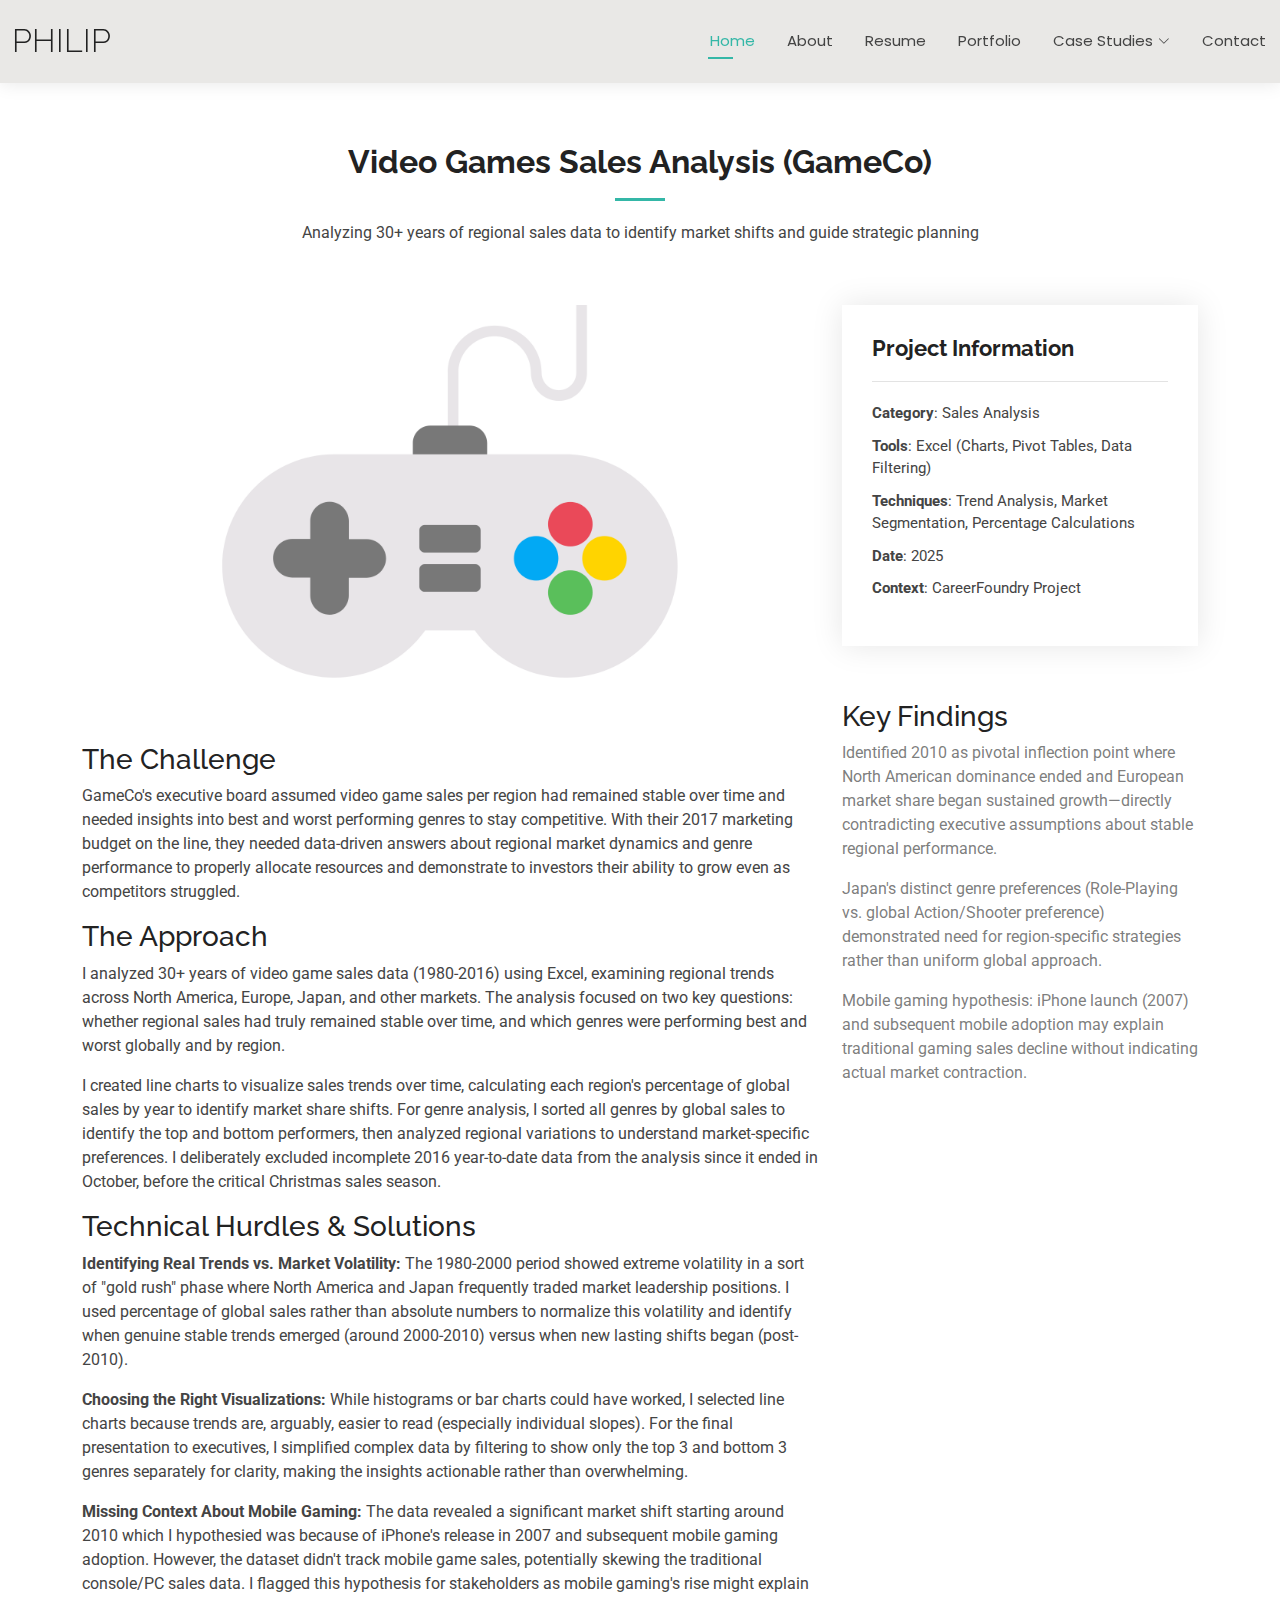
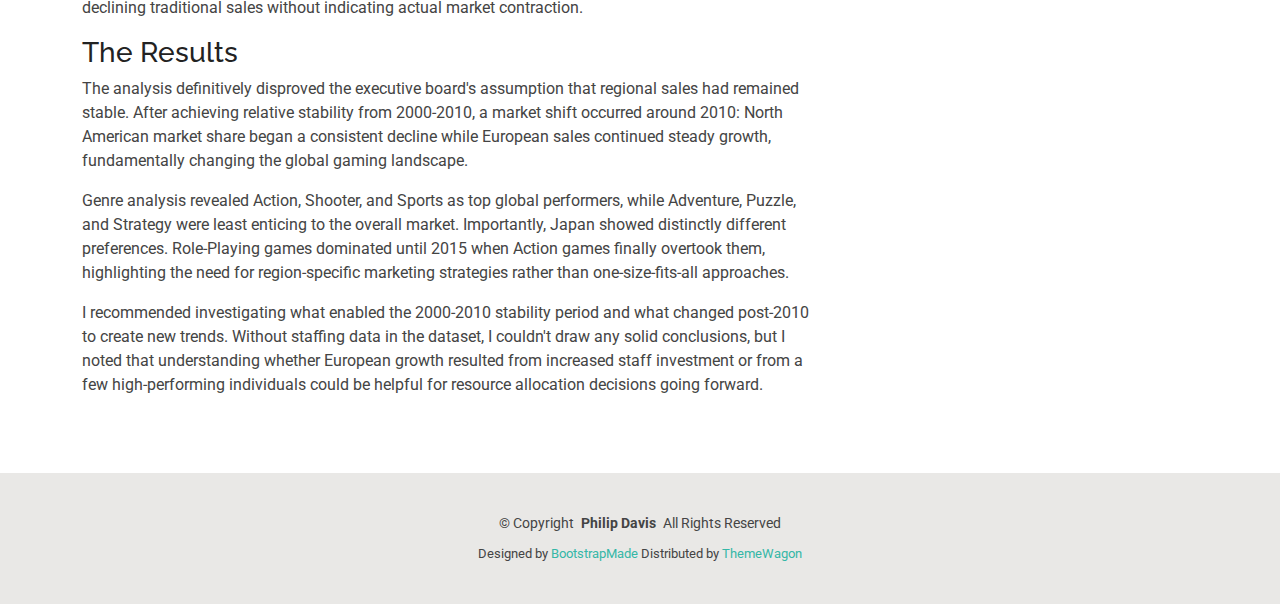
<file: portfolio_details_Video_Games.html>
<!DOCTYPE html>
<html lang="en">

<head>
  <meta charset="utf-8">
  <meta content="width=device-width, initial-scale=1.0" name="viewport">
  <title>Video Games Sales Analysis (GameCo) - Philip Davis</title>
  <meta name="description" content="">
  <meta name="keywords" content="">

  <!-- Favicons -->
  <link href="assets/img/favicon.png" rel="icon">
  <link href="assets/img/apple-touch-icon.png" rel="apple-touch-icon">

  <!-- Fonts -->
  <link href="https://fonts.googleapis.com" rel="preconnect">
  <link href="https://fonts.gstatic.com" rel="preconnect" crossorigin>
  <link href="https://fonts.googleapis.com/css2?family=Roboto:ital,wght@0,100;0,300;0,400;0,500;0,700;0,900;1,100;1,300;1,400;1,500;1,700;1,900&family=Poppins:ital,wght@0,100;0,200;0,300;0,400;0,500;0,600;0,700;0,800;0,900;1,100;1,200;1,300;1,400;1,500;1,600;1,700;1,800;1,900&family=Raleway:ital,wght@0,100;0,200;0,300;0,400;0,500;0,600;0,700;0,800;0,900;1,100;1,200;1,300;1,400;1,500;1,600;1,700;1,800;1,900&display=swap" rel="stylesheet">

  <!-- Vendor CSS Files -->
  <link href="assets/vendor/bootstrap/css/bootstrap.min.css" rel="stylesheet">
  <link href="assets/vendor/bootstrap-icons/bootstrap-icons.css" rel="stylesheet">
  <link href="assets/vendor/aos/aos.css" rel="stylesheet">
  <link href="assets/vendor/swiper/swiper-bundle.min.css" rel="stylesheet">
  <link href="assets/vendor/glightbox/css/glightbox.min.css" rel="stylesheet">

  <!-- Main CSS File -->
  <link href="assets/css/main.css" rel="stylesheet">

  <!-- =======================================================
  * Template Name: Kelly
  * Template URL: https://bootstrapmade.com/kelly-free-bootstrap-cv-resume-html-template/
  * Updated: Aug 07 2024 with Bootstrap v5.3.3
  * Author: BootstrapMade.com
  * License: https://bootstrapmade.com/license/
  ======================================================== -->
</head>

<body class="portfolio-details-page">

  <header id="header" class="header d-flex align-items-center light-background sticky-top">
    <div class="container-fluid position-relative d-flex align-items-center justify-content-between">

      <a href="index.html" class="logo d-flex align-items-center me-auto me-xl-0">
        <!-- Uncomment the line below if you also wish to use an image logo -->
        <!-- <img src="assets/img/logo.png" alt=""> -->
        <h1 class="sitename">Philip</h1>
      </a>

<nav id="navmenu" class="navmenu">
        <ul>
          <li><a href="index.html" class="active">Home</a></li>
          <li><a href="about.html">About</a></li>
          <li><a href="resume.html">Resume</a></li>
          <li><a href="portfolio.html">Portfolio</a></li>
          <li class="dropdown"><a href="#"><span>Case Studies</span> <i class="bi bi-chevron-down toggle-dropdown"></i></a>
            <ul>
              <li><a href="case_studies/Rockbuster_Stealth_Case_Study.pdf">Rockbuster</a></li>
              <li><a href="case_studies/Instacart_Case_Study.pdf" target="_blank">Instacart</a></li>
              <li><a href="case_studies/ClimateWins_Case_Study.pdf" target="_blank">ClimateWins</a></li>
            </ul>
          </li>
          <li><a href="contact.html">Contact</a></li>
        </ul>
        <i class="mobile-nav-toggle d-xl-none bi bi-list"></i>
      </nav>

      <!-- <div class="header-social-links">
        <a href="#" class="twitter"><i class="bi bi-twitter-x"></i></a>
        <a href="#" class="facebook"><i class="bi bi-facebook"></i></a>
        <a href="#" class="instagram"><i class="bi bi-instagram"></i></a>
        <a href="#" class="linkedin"><i class="bi bi-linkedin"></i></a>
      </div> -->

    </div>
  </header>

  <main class="main">

    <!-- Portfolio Details Section -->
    <section id="portfolio-details" class="portfolio-details section">

      <!-- Section Title -->
      <div class="container section-title" data-aos="fade-up">
        <h2>Video Games Sales Analysis (GameCo)</h2>
        <p>Analyzing 30+ years of regional sales data to identify market shifts and guide strategic planning</p>
      </div><!-- End Section Title -->

      <div class="container" data-aos="fade-up" data-aos-delay="100">

        <div class="row gy-4">

          <!-- Main Content Area -->
          <div class="col-lg-8">
            <div class="portfolio-details-image mb-4">
              <img src="assets/img/masonry-portfolio/Games.png" class="img-fluid" alt="GameCo Video Games Sales Analysis">
            </div>

            <h3>The Challenge</h3>
            <p>
              GameCo's executive board assumed video game sales per region had remained stable over time and needed insights into best and worst performing genres to stay competitive. With their 2017 marketing budget on the line, they needed data-driven answers about regional market dynamics and genre performance to properly allocate resources and demonstrate to investors their ability to grow even as competitors struggled.
            </p>

            <h3>The Approach</h3>
            <p>
              I analyzed 30+ years of video game sales data (1980-2016) using Excel, examining regional trends across North America, Europe, Japan, and other markets. The analysis focused on two key questions: whether regional sales had truly remained stable over time, and which genres were performing best and worst globally and by region.
            </p>
            <p>
              I created line charts to visualize sales trends over time, calculating each region's percentage of global sales by year to identify market share shifts. For genre analysis, I sorted all genres by global sales to identify the top and bottom performers, then analyzed regional variations to understand market-specific preferences. I deliberately excluded incomplete 2016 year-to-date data from the analysis since it ended in October, before the critical Christmas sales season.
            </p>

            <h3>Technical Hurdles & Solutions</h3>
            <p>
              <strong>Identifying Real Trends vs. Market Volatility:</strong> The 1980-2000 period showed extreme volatility in a sort of "gold rush" phase where North America and Japan frequently traded market leadership positions. I used percentage of global sales rather than absolute numbers to normalize this volatility and identify when genuine stable trends emerged (around 2000-2010) versus when new lasting shifts began (post-2010).
            </p>
            <p>
              <strong>Choosing the Right Visualizations:</strong> While histograms or bar charts could have worked, I selected line charts because trends are, arguably, easier to read (especially individual slopes). For the final presentation to executives, I simplified complex data by filtering to show only the top 3 and bottom 3 genres separately for clarity, making the insights actionable rather than overwhelming.
            </p>
            <p>
              <strong>Missing Context About Mobile Gaming:</strong> The data revealed a significant market shift starting around 2010 which I hypothesied was because of iPhone's release in 2007 and subsequent mobile gaming adoption. However, the dataset didn't track mobile game sales, potentially skewing the traditional console/PC sales data. I flagged this hypothesis for stakeholders as mobile gaming's rise might explain declining traditional sales without indicating actual market contraction.
            </p>

            <h3>The Results</h3>
            <p>
              The analysis definitively disproved the executive board's assumption that regional sales had remained stable. After achieving relative stability from 2000-2010, a market shift occurred around 2010: North American market share began a consistent decline while European sales continued steady growth, fundamentally changing the global gaming landscape.
            </p>
            <p>
              Genre analysis revealed Action, Shooter, and Sports as top global performers, while Adventure, Puzzle, and Strategy were least enticing to the overall market. Importantly, Japan showed distinctly different preferences. Role-Playing games dominated until 2015 when Action games finally overtook them, highlighting the need for region-specific marketing strategies rather than one-size-fits-all approaches.
            </p>
            <p>
              I recommended investigating what enabled the 2000-2010 stability period and what changed post-2010 to create new trends. Without staffing data in the dataset, I couldn't draw any solid conclusions, but I noted that understanding whether European growth resulted from increased staff investment or from a few high-performing individuals could be helpful for resource allocation decisions going forward.
            </p>
          </div>

          <!-- Sidebar -->
          <div class="col-lg-4">
            <div class="portfolio-info" data-aos="fade-up" data-aos-delay="200">
              <h3>Project Information</h3>
              <ul>
                <li><strong>Category</strong>: Sales Analysis</li>
                <li><strong>Tools</strong>: Excel (Charts, Pivot Tables, Data Filtering)</li>
                <li><strong>Techniques</strong>: Trend Analysis, Market Segmentation, Percentage Calculations</li>
                <li><strong>Date</strong>: 2025</li>
                <li><strong>Context</strong>: CareerFoundry Project</li>
              </ul>
            </div>
            
            <div class="portfolio-description mt-4" data-aos="fade-up" data-aos-delay="300">
              <h3>Key Findings</h3>
              <p>
                Identified 2010 as pivotal inflection point where North American dominance ended and European market share began sustained growth—directly contradicting executive assumptions about stable regional performance.
              </p>
              <p>
                Japan's distinct genre preferences (Role-Playing vs. global Action/Shooter preference) demonstrated need for region-specific strategies rather than uniform global approach.
              </p>
              <p>
                Mobile gaming hypothesis: iPhone launch (2007) and subsequent mobile adoption may explain traditional gaming sales decline without indicating actual market contraction.
              </p>
            </div>

            <div class="portfolio-description mt-4" data-aos="fade-up" data-aos-delay="300">
              <h3>Impact</h3>
              <p>
                Analysis challenged fundamental business assumptions, providing data-driven evidence that European markets now warranted increased marketing investment despite historical North American focus.
              </p>
              <p>
                Genre performance insights enabled targeted resource allocation—doubling down on Action/Shooter/Sports globally while tailoring Japan strategy around Role-Playing games' traditional strength.
              </p>
            </div>
          </div>

        </div>

      </div>

    </section><!-- /Portfolio Details Section -->

  </main>

  <footer id="footer" class="footer light-background">

    <div class="container">
      <div class="copyright text-center ">
        <p>© <span>Copyright</span> <strong class="px-1 sitename">Philip Davis</strong> <span>All Rights Reserved<br></span></p>
      </div>
      <!-- <div class="social-links d-flex justify-content-center">
        <a href=""><i class="bi bi-twitter-x"></i></a>
        <a href=""><i class="bi bi-facebook"></i></a>
        <a href=""><i class="bi bi-instagram"></i></a>
        <a href=""><i class="bi bi-linkedin"></i></a>
      </div> -->
      <div class="credits">
        <!-- All the links in the footer should remain intact. -->
        <!-- You can delete the links only if you've purchased the pro version. -->
        <!-- Licensing information: https://bootstrapmade.com/license/ -->
        <!-- Purchase the pro version with working PHP/AJAX contact form: [buy-url] -->
        Designed by <a href="https://bootstrapmade.com/">BootstrapMade</a> Distributed by <a href=“https://themewagon.com>ThemeWagon
      </div>
    </div>

  </footer>

  <!-- Scroll Top -->
  <a href="#" id="scroll-top" class="scroll-top d-flex align-items-center justify-content-center"><i class="bi bi-arrow-up-short"></i></a>

  <!-- Preloader -->
  <div id="preloader"></div>

  <!-- Vendor JS Files -->
  <script src="assets/vendor/bootstrap/js/bootstrap.bundle.min.js"></script>
  <script src="assets/vendor/php-email-form/validate.js"></script>
  <script src="assets/vendor/aos/aos.js"></script>
  <script src="assets/vendor/waypoints/noframework.waypoints.js"></script>
  <script src="assets/vendor/purecounter/purecounter_vanilla.js"></script>
  <script src="assets/vendor/swiper/swiper-bundle.min.js"></script>
  <script src="assets/vendor/glightbox/js/glightbox.min.js"></script>
  <script src="assets/vendor/imagesloaded/imagesloaded.pkgd.min.js"></script>
  <script src="assets/vendor/isotope-layout/isotope.pkgd.min.js"></script>

  <!-- Main JS File -->
  <script src="assets/js/main.js"></script>

</body>

</html>
</file>
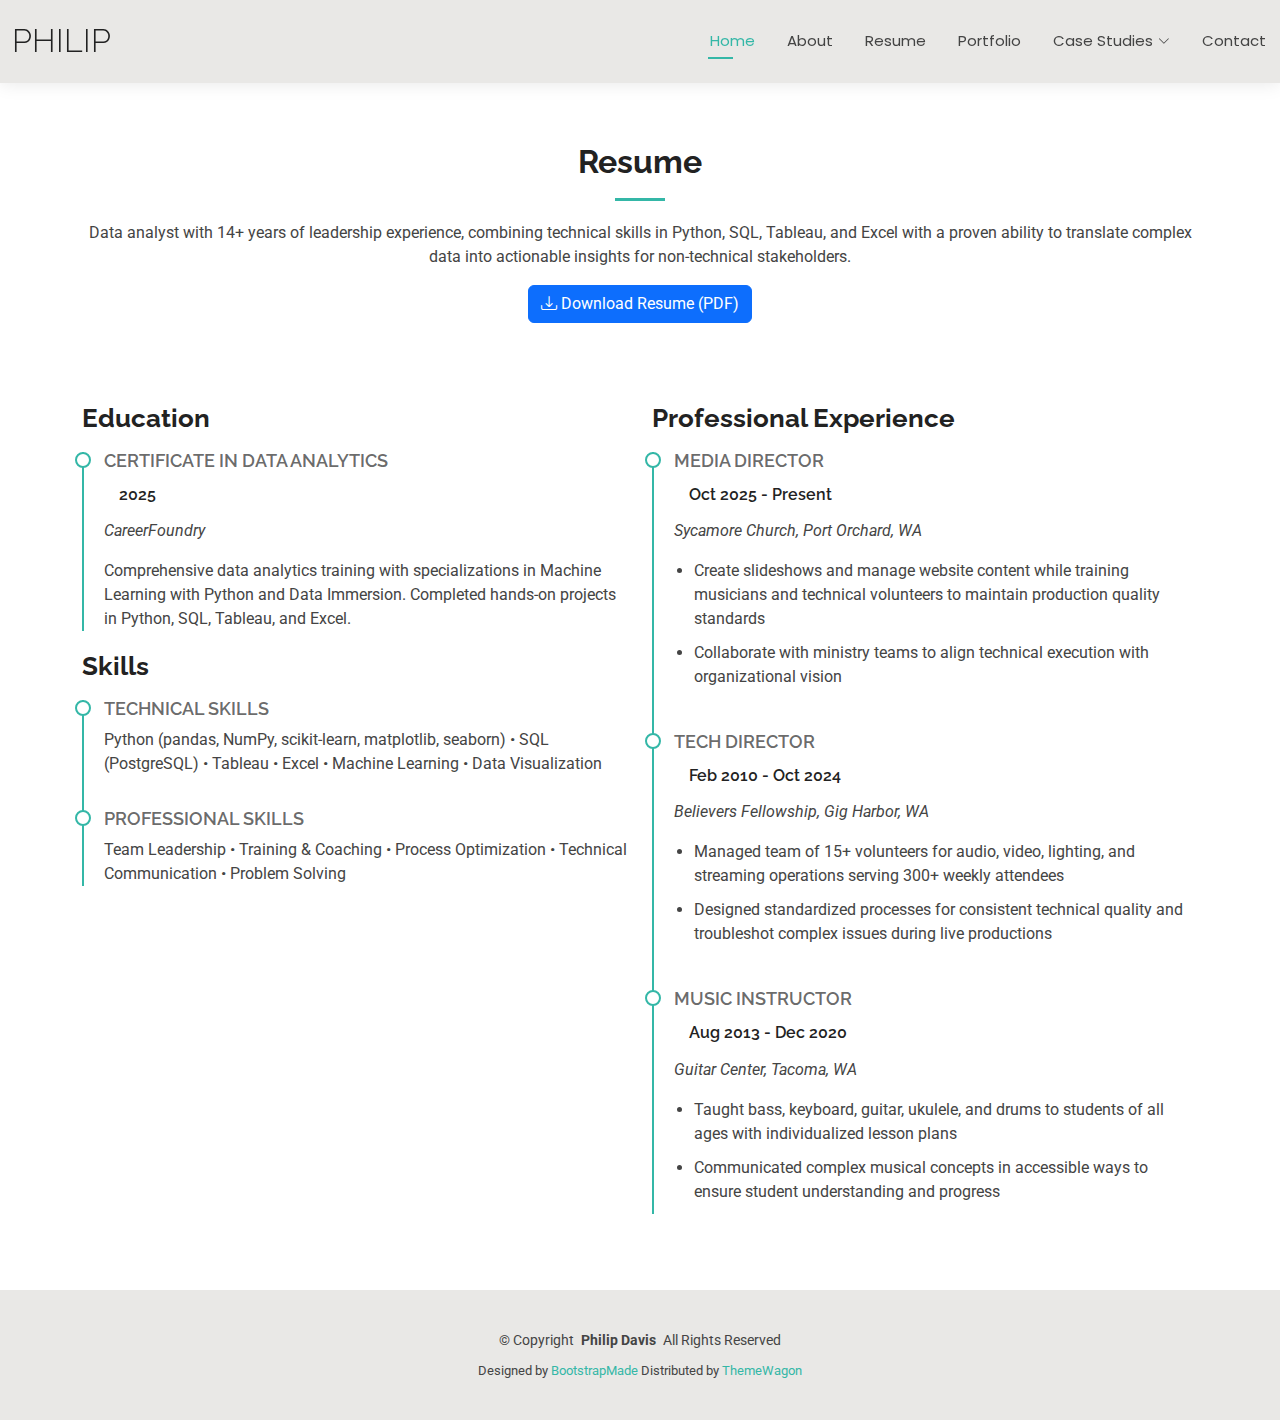
<file: resume.html>
<!DOCTYPE html>
<html lang="en">

<head>
  <meta charset="utf-8">
  <meta content="width=device-width, initial-scale=1.0" name="viewport">
  <title>Resume - Philip Davis</title>
  <meta name="description" content="">
  <meta name="keywords" content="">

  <!-- Favicons -->
  <link href="assets/img/favicon.png" rel="icon">
  <link href="assets/img/apple-touch-icon.png" rel="apple-touch-icon">

  <!-- Fonts -->
  <link href="https://fonts.googleapis.com" rel="preconnect">
  <link href="https://fonts.gstatic.com" rel="preconnect" crossorigin>
  <link href="https://fonts.googleapis.com/css2?family=Roboto:ital,wght@0,100;0,300;0,400;0,500;0,700;0,900;1,100;1,300;1,400;1,500;1,700;1,900&family=Poppins:ital,wght@0,100;0,200;0,300;0,400;0,500;0,600;0,700;0,800;0,900;1,100;1,200;1,300;1,400;1,500;1,600;1,700;1,800;1,900&family=Raleway:ital,wght@0,100;0,200;0,300;0,400;0,500;0,600;0,700;0,800;0,900;1,100;1,200;1,300;1,400;1,500;1,600;1,700;1,800;1,900&display=swap" rel="stylesheet">

  <!-- Vendor CSS Files -->
  <link href="assets/vendor/bootstrap/css/bootstrap.min.css" rel="stylesheet">
  <link href="assets/vendor/bootstrap-icons/bootstrap-icons.css" rel="stylesheet">
  <link href="assets/vendor/aos/aos.css" rel="stylesheet">
  <link href="assets/vendor/swiper/swiper-bundle.min.css" rel="stylesheet">
  <link href="assets/vendor/glightbox/css/glightbox.min.css" rel="stylesheet">

  <!-- Main CSS File -->
  <link href="assets/css/main.css" rel="stylesheet">

  <!-- =======================================================
  * Template Name: Kelly
  * Template URL: https://bootstrapmade.com/kelly-free-bootstrap-cv-resume-html-template/
  * Updated: Aug 07 2024 with Bootstrap v5.3.3
  * Author: BootstrapMade.com
  * License: https://bootstrapmade.com/license/
  ======================================================== -->
</head>

<body class="resume-page">

  <header id="header" class="header d-flex align-items-center light-background sticky-top">
    <div class="container-fluid position-relative d-flex align-items-center justify-content-between">

      <a href="index.html" class="logo d-flex align-items-center me-auto me-xl-0">
        <!-- Uncomment the line below if you also wish to use an image logo -->
        <!-- <img src="assets/img/logo.png" alt=""> -->
        <h1 class="sitename">Philip</h1>
      </a>

<nav id="navmenu" class="navmenu">
        <ul>
          <li><a href="index.html" class="active">Home</a></li>
          <li><a href="about.html">About</a></li>
          <li><a href="resume.html">Resume</a></li>
          <li><a href="portfolio.html">Portfolio</a></li>
          <li class="dropdown"><a href="#"><span>Case Studies</span> <i class="bi bi-chevron-down toggle-dropdown"></i></a>
            <ul>
              <li><a href="case_studies/Rockbuster_Stealth_Case_Study.pdf">Rockbuster</a></li>
              <li><a href="case_studies/Instacart_Case_Study.pdf" target="_blank">Instacart</a></li>
              <li><a href="case_studies/ClimateWins_Case_Study.pdf" target="_blank">ClimateWins</a></li>
            </ul>
          </li>
          <li><a href="contact.html">Contact</a></li>
        </ul>
        <i class="mobile-nav-toggle d-xl-none bi bi-list"></i>
      </nav>

      <!-- <div class="header-social-links">
        <a href="#" class="twitter"><i class="bi bi-twitter-x"></i></a>
        <a href="#" class="facebook"><i class="bi bi-facebook"></i></a>
        <a href="#" class="instagram"><i class="bi bi-instagram"></i></a>
        <a href="#" class="linkedin"><i class="bi bi-linkedin"></i></a>
      </div> -->

    </div>
  </header>

  <main class="main">

    <!-- Resume Section -->
    <section id="resume" class="resume section">

      <!-- Section Title -->
<div class="container section-title" data-aos="fade-up">
  <h2>Resume</h2>
  <p>Data analyst with 14+ years of leadership experience, combining technical skills in Python, SQL, Tableau, and Excel with a proven ability to translate complex data into actionable insights for non-technical stakeholders.</p>
  <div class="mt-3">
    <a href="assets/Davis_Philip_Resume.pdf" class="btn btn-primary" download>
      <i class="bi bi-download"></i> Download Resume (PDF)
    </a>
  </div>
</div><!-- End Section Title -->

      <div class="container">

        <div class="row">

          <div class="col-lg-6" data-aos="fade-up" data-aos-delay="100">
            <h3 class="resume-title">Education</h3>

            <div class="resume-item pb-0">
              <h4>Certificate in Data Analytics</h4>
              <h5>2025</h5>
              <p><em>CareerFoundry</em></p>
              <p>Comprehensive data analytics training with specializations in Machine Learning with Python and Data Immersion. Completed hands-on projects in Python, SQL, Tableau, and Excel.</p>
            </div><!-- End Resume Item -->

            <h3 class="resume-title">Skills</h3>
            
            <div class="resume-item">
              <h4>Technical Skills</h4>
              <p>Python (pandas, NumPy, scikit-learn, matplotlib, seaborn) • SQL (PostgreSQL) • Tableau • Excel • Machine Learning • Data Visualization</p>
            </div><!-- End Resume Item -->

            <div class="resume-item">
              <h4>Professional Skills</h4>
              <p>Team Leadership • Training & Coaching • Process Optimization • Technical Communication • Problem Solving</p>
            </div><!-- End Resume Item -->

          </div>

          <div class="col-lg-6" data-aos="fade-up" data-aos-delay="200">
            <h3 class="resume-title">Professional Experience</h3>
            <div class="resume-item">
              <h4>Media Director</h4>
              <h5>Oct 2025 - Present</h5>
              <p><em>Sycamore Church, Port Orchard, WA</em></p>
              <ul>
                <li>Create slideshows and manage website content while training musicians and technical volunteers to maintain production quality standards</li>
                <li>Collaborate with ministry teams to align technical execution with organizational vision</li>
              </ul>
            </div><!-- End Resume Item -->

            <div class="resume-item">
              <h4>Tech Director</h4>
              <h5>Feb 2010 - Oct 2024</h5>
              <p><em>Believers Fellowship, Gig Harbor, WA</em></p>
              <ul>
                <li>Managed team of 15+ volunteers for audio, video, lighting, and streaming operations serving 300+ weekly attendees</li>
                <li>Designed standardized processes for consistent technical quality and troubleshot complex issues during live productions</li>
              </ul>
            </div><!-- End Resume Item -->

            <div class="resume-item">
              <h4>Music Instructor</h4>
              <h5>Aug 2013 - Dec 2020</h5>
              <p><em>Guitar Center, Tacoma, WA</em></p>
              <ul>
                <li>Taught bass, keyboard, guitar, ukulele, and drums to students of all ages with individualized lesson plans</li>
                <li>Communicated complex musical concepts in accessible ways to ensure student understanding and progress</li>
              </ul>
            </div><!-- End Resume Item -->

          </div>

        </div>

      </div>

    </section><!-- /Resume Section -->

  </main>

  <footer id="footer" class="footer light-background">

    <div class="container">
      <div class="copyright text-center ">
        <p>© <span>Copyright</span> <strong class="px-1 sitename">Philip Davis</strong> <span>All Rights Reserved<br></span></p>
      </div>
      <!-- <div class="social-links d-flex justify-content-center">
        <a href=""><i class="bi bi-twitter-x"></i></a>
        <a href=""><i class="bi bi-facebook"></i></a>
        <a href=""><i class="bi bi-instagram"></i></a>
        <a href=""><i class="bi bi-linkedin"></i></a>
      </div> -->
      <div class="credits">
        <!-- All the links in the footer should remain intact. -->
        <!-- You can delete the links only if you've purchased the pro version. -->
        <!-- Licensing information: https://bootstrapmade.com/license/ -->
        <!-- Purchase the pro version with working PHP/AJAX contact form: [buy-url] -->
        Designed by <a href="https://bootstrapmade.com/">BootstrapMade</a> Distributed by <a href=“https://themewagon.com>ThemeWagon
      </div>
    </div>

  </footer>

  <!-- Scroll Top -->
  <a href="#" id="scroll-top" class="scroll-top d-flex align-items-center justify-content-center"><i class="bi bi-arrow-up-short"></i></a>

  <!-- Preloader -->
  <div id="preloader"></div>

  <!-- Vendor JS Files -->
  <script src="assets/vendor/bootstrap/js/bootstrap.bundle.min.js"></script>
  <script src="assets/vendor/php-email-form/validate.js"></script>
  <script src="assets/vendor/aos/aos.js"></script>
  <script src="assets/vendor/waypoints/noframework.waypoints.js"></script>
  <script src="assets/vendor/purecounter/purecounter_vanilla.js"></script>
  <script src="assets/vendor/swiper/swiper-bundle.min.js"></script>
  <script src="assets/vendor/glightbox/js/glightbox.min.js"></script>
  <script src="assets/vendor/imagesloaded/imagesloaded.pkgd.min.js"></script>
  <script src="assets/vendor/isotope-layout/isotope.pkgd.min.js"></script>

  <!-- Main JS File -->
  <script src="assets/js/main.js"></script>

</body>

</html>
</file>
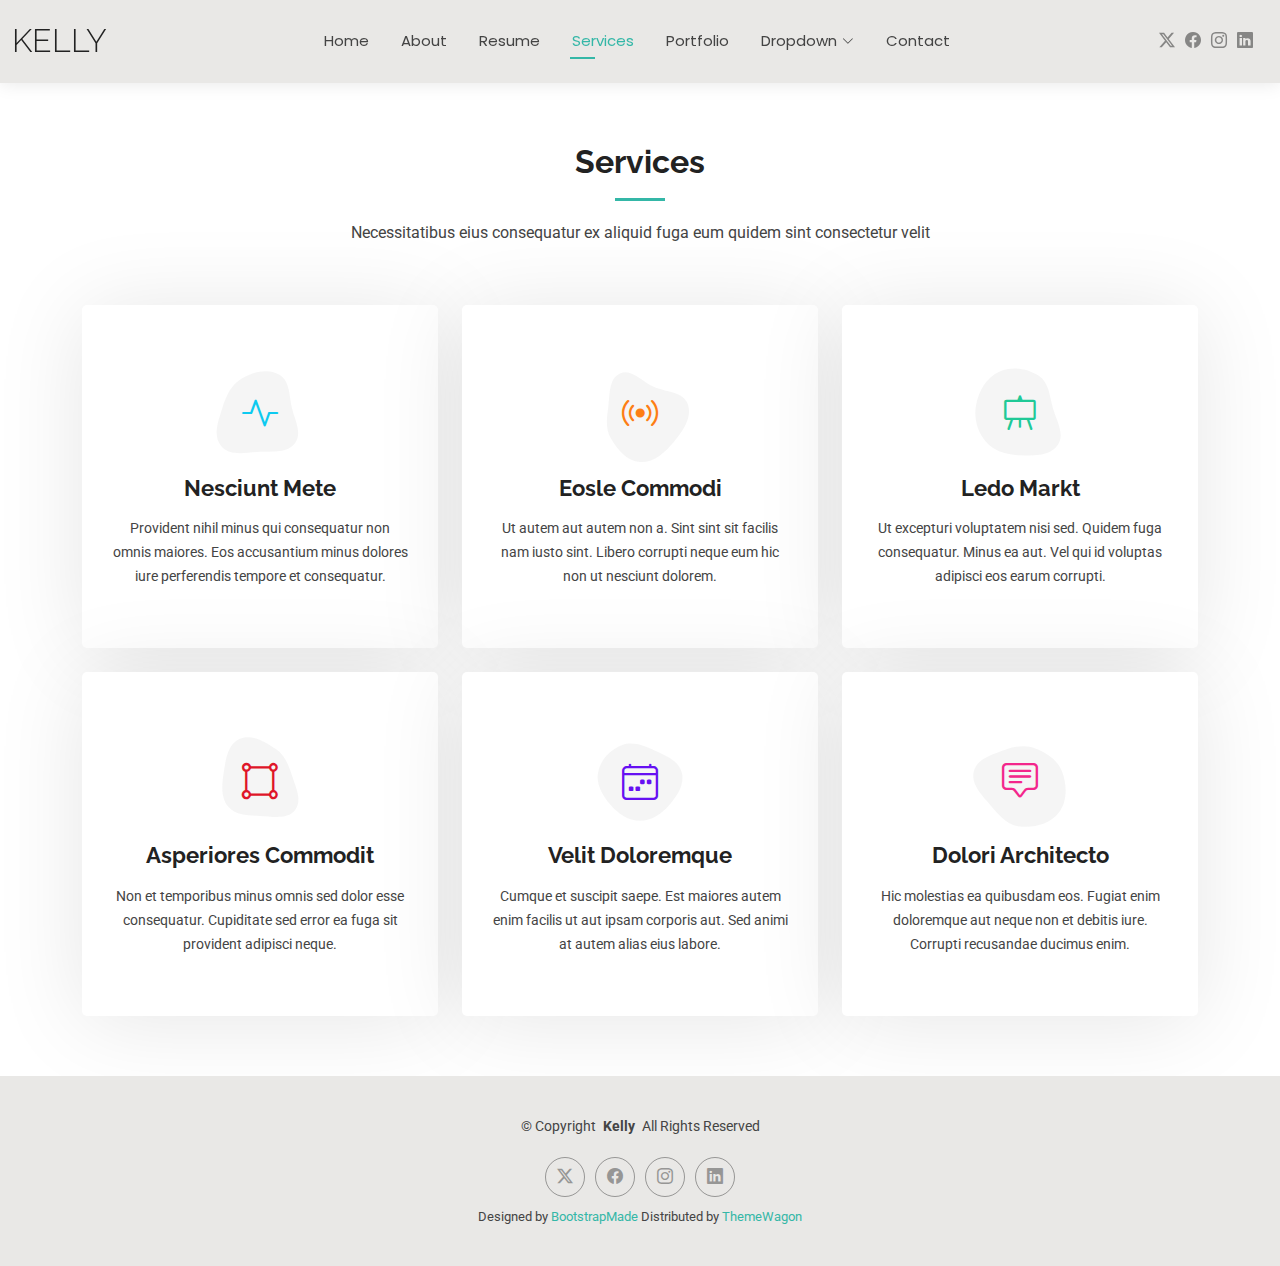
<file: services.html>
<!DOCTYPE html>
<html lang="en">

<head>
  <meta charset="utf-8">
  <meta content="width=device-width, initial-scale=1.0" name="viewport">
  <title>Services - Kelly Bootstrap Template</title>
  <meta name="description" content="">
  <meta name="keywords" content="">

  <!-- Favicons -->
  <link href="assets/img/favicon.png" rel="icon">
  <link href="assets/img/apple-touch-icon.png" rel="apple-touch-icon">

  <!-- Fonts -->
  <link href="https://fonts.googleapis.com" rel="preconnect">
  <link href="https://fonts.gstatic.com" rel="preconnect" crossorigin>
  <link href="https://fonts.googleapis.com/css2?family=Roboto:ital,wght@0,100;0,300;0,400;0,500;0,700;0,900;1,100;1,300;1,400;1,500;1,700;1,900&family=Poppins:ital,wght@0,100;0,200;0,300;0,400;0,500;0,600;0,700;0,800;0,900;1,100;1,200;1,300;1,400;1,500;1,600;1,700;1,800;1,900&family=Raleway:ital,wght@0,100;0,200;0,300;0,400;0,500;0,600;0,700;0,800;0,900;1,100;1,200;1,300;1,400;1,500;1,600;1,700;1,800;1,900&display=swap" rel="stylesheet">

  <!-- Vendor CSS Files -->
  <link href="assets/vendor/bootstrap/css/bootstrap.min.css" rel="stylesheet">
  <link href="assets/vendor/bootstrap-icons/bootstrap-icons.css" rel="stylesheet">
  <link href="assets/vendor/aos/aos.css" rel="stylesheet">
  <link href="assets/vendor/swiper/swiper-bundle.min.css" rel="stylesheet">
  <link href="assets/vendor/glightbox/css/glightbox.min.css" rel="stylesheet">

  <!-- Main CSS File -->
  <link href="assets/css/main.css" rel="stylesheet">

  <!-- =======================================================
  * Template Name: Kelly
  * Template URL: https://bootstrapmade.com/kelly-free-bootstrap-cv-resume-html-template/
  * Updated: Aug 07 2024 with Bootstrap v5.3.3
  * Author: BootstrapMade.com
  * License: https://bootstrapmade.com/license/
  ======================================================== -->
</head>

<body class="services-page">

  <header id="header" class="header d-flex align-items-center light-background sticky-top">
    <div class="container-fluid position-relative d-flex align-items-center justify-content-between">

      <a href="index.html" class="logo d-flex align-items-center me-auto me-xl-0">
        <!-- Uncomment the line below if you also wish to use an image logo -->
        <!-- <img src="assets/img/logo.png" alt=""> -->
        <h1 class="sitename">Kelly</h1>
      </a>

      <nav id="navmenu" class="navmenu">
        <ul>
          <li><a href="index.html">Home</a></li>
          <li><a href="about.html">About</a></li>
          <li><a href="resume.html">Resume</a></li>
          <li><a href="services.html" class="active">Services</a></li>
          <li><a href="portfolio.html">Portfolio</a></li>
          <li class="dropdown"><a href="#"><span>Dropdown</span> <i class="bi bi-chevron-down toggle-dropdown"></i></a>
            <ul>
              <li><a href="#">Dropdown 1</a></li>
              <li class="dropdown"><a href="#"><span>Deep Dropdown</span> <i class="bi bi-chevron-down toggle-dropdown"></i></a>
                <ul>
                  <li><a href="#">Deep Dropdown 1</a></li>
                  <li><a href="#">Deep Dropdown 2</a></li>
                  <li><a href="#">Deep Dropdown 3</a></li>
                  <li><a href="#">Deep Dropdown 4</a></li>
                  <li><a href="#">Deep Dropdown 5</a></li>
                </ul>
              </li>
              <li><a href="#">Dropdown 2</a></li>
              <li><a href="#">Dropdown 3</a></li>
              <li><a href="#">Dropdown 4</a></li>
            </ul>
          </li>
          <li><a href="contact.html">Contact</a></li>
        </ul>
        <i class="mobile-nav-toggle d-xl-none bi bi-list"></i>
      </nav>

      <div class="header-social-links">
        <a href="#" class="twitter"><i class="bi bi-twitter-x"></i></a>
        <a href="#" class="facebook"><i class="bi bi-facebook"></i></a>
        <a href="#" class="instagram"><i class="bi bi-instagram"></i></a>
        <a href="#" class="linkedin"><i class="bi bi-linkedin"></i></a>
      </div>

    </div>
  </header>

  <main class="main">

    <!-- Services Section -->
    <section id="services" class="services section">

      <!-- Section Title -->
      <div class="container section-title" data-aos="fade-up">
        <h2>Services</h2>
        <p>Necessitatibus eius consequatur ex aliquid fuga eum quidem sint consectetur velit</p>
      </div><!-- End Section Title -->

      <div class="container">

        <div class="row gy-4">

          <div class="col-lg-4 col-md-6" data-aos="fade-up" data-aos-delay="100">
            <div class="service-item item-cyan position-relative">
              <div class="icon">
                <svg width="100" height="100" viewBox="0 0 600 600" xmlns="http://www.w3.org/2000/svg">
                  <path stroke="none" stroke-width="0" fill="#f5f5f5" d="M300,521.0016835830174C376.1290562159157,517.8887921683347,466.0731472004068,529.7835943286574,510.70327084640275,468.03025145048787C554.3714126377745,407.6079735673963,508.03601936045806,328.9844924480964,491.2728898941984,256.3432110539036C474.5976632858925,184.082847569629,479.9380746630129,96.60480741107993,416.23090153303,58.64404602377083C348.86323505073057,18.502131276798302,261.93793281208167,40.57373210992963,193.5410806939664,78.93577620505333C130.42746243093433,114.334589627462,98.30271207620316,179.96522072025542,76.75703585869454,249.04625023123273C51.97151888228291,328.5150500222984,13.704378332031375,421.85034740162234,66.52175969318436,486.19268352777647C119.04800174914682,550.1803526380478,217.28368757567262,524.383925680826,300,521.0016835830174"></path>
                </svg>
                <i class="bi bi-activity"></i>
              </div>
              <a href="#" class="stretched-link">
                <h3>Nesciunt Mete</h3>
              </a>
              <p>Provident nihil minus qui consequatur non omnis maiores. Eos accusantium minus dolores iure perferendis tempore et consequatur.</p>
            </div>
          </div><!-- End Service Item -->

          <div class="col-lg-4 col-md-6" data-aos="fade-up" data-aos-delay="200">
            <div class="service-item item-orange position-relative">
              <div class="icon">
                <svg width="100" height="100" viewBox="0 0 600 600" xmlns="http://www.w3.org/2000/svg">
                  <path stroke="none" stroke-width="0" fill="#f5f5f5" d="M300,582.0697525312426C382.5290701553225,586.8405444964366,449.9789794690241,525.3245884688669,502.5850820975895,461.55621195738473C556.606425686781,396.0723002908107,615.8543463187945,314.28637112970534,586.6730223649479,234.56875336149918C558.9533121215079,158.8439757836574,454.9685369536778,164.00468322053177,381.49747125262974,130.76875717737553C312.15926192815925,99.40240125094834,248.97055460311594,18.661163978235184,179.8680185752513,50.54337015887873C110.5421016452524,82.52863877960104,119.82277516462835,180.83849132639028,109.12597500060166,256.43424936330496C100.08760227029461,320.3096726198365,92.17705696193138,384.0621239912766,124.79988738764834,439.7174275375508C164.83382741302287,508.01625554203684,220.96474134820875,577.5009287672846,300,582.0697525312426"></path>
                </svg>
                <i class="bi bi-broadcast"></i>
              </div>
              <a href="#" class="stretched-link">
                <h3>Eosle Commodi</h3>
              </a>
              <p>Ut autem aut autem non a. Sint sint sit facilis nam iusto sint. Libero corrupti neque eum hic non ut nesciunt dolorem.</p>
            </div>
          </div><!-- End Service Item -->

          <div class="col-lg-4 col-md-6" data-aos="fade-up" data-aos-delay="300">
            <div class="service-item item-teal position-relative">
              <div class="icon">
                <svg width="100" height="100" viewBox="0 0 600 600" xmlns="http://www.w3.org/2000/svg">
                  <path stroke="none" stroke-width="0" fill="#f5f5f5" d="M300,541.5067337569781C382.14930387511276,545.0595476570109,479.8736841581634,548.3450877840088,526.4010558755058,480.5488172755941C571.5218469581645,414.80211281144784,517.5187510058486,332.0715597781072,496.52539010469104,255.14436215662573C477.37192572678356,184.95920475031193,473.57363656557914,105.61284051026155,413.0603344069578,65.22779650032875C343.27470386102294,18.654635553484475,251.2091493199835,5.337323636656869,175.0934190732945,40.62881213300186C97.87086631185822,76.43348514350839,51.98124368387456,156.15599469081315,36.44837278890362,239.84606092416172C21.716077023791087,319.22268207091537,43.775223500013084,401.1760424656574,96.891909868211,461.97329694683043C147.22146801428983,519.5804099606455,223.5754009179313,538.201503339737,300,541.5067337569781"></path>
                </svg>
                <i class="bi bi-easel"></i>
              </div>
              <a href="#" class="stretched-link">
                <h3>Ledo Markt</h3>
              </a>
              <p>Ut excepturi voluptatem nisi sed. Quidem fuga consequatur. Minus ea aut. Vel qui id voluptas adipisci eos earum corrupti.</p>
            </div>
          </div><!-- End Service Item -->

          <div class="col-lg-4 col-md-6" data-aos="fade-up" data-aos-delay="400">
            <div class="service-item item-red position-relative">
              <div class="icon">
                <svg width="100" height="100" viewBox="0 0 600 600" xmlns="http://www.w3.org/2000/svg">
                  <path stroke="none" stroke-width="0" fill="#f5f5f5" d="M300,503.46388370962813C374.79870501325706,506.71871716319447,464.8034551963731,527.1746412648533,510.4981551193396,467.86667711651364C555.9287308511215,408.9015244558933,512.6030010748507,327.5744911775523,490.211057578863,256.5855673507754C471.097692560561,195.9906835881958,447.69079081568157,138.11976852964426,395.19560036434837,102.3242989838813C329.3053358748298,57.3949838291264,248.02791733380457,8.279543830951368,175.87071277845988,42.242879143198664C103.41431057327972,76.34704239035025,93.79494320519305,170.9812938413882,81.28167332365135,250.07896920659033C70.17666984294237,320.27484674793965,64.84698225790005,396.69656628748305,111.28512138212992,450.4950937839243C156.20124167950087,502.5303643271138,231.32542653798444,500.4755392045468,300,503.46388370962813"></path>
                </svg>
                <i class="bi bi-bounding-box-circles"></i>
              </div>
              <a href="#" class="stretched-link">
                <h3>Asperiores Commodit</h3>
              </a>
              <p>Non et temporibus minus omnis sed dolor esse consequatur. Cupiditate sed error ea fuga sit provident adipisci neque.</p>
              <a href="#" class="stretched-link"></a>
            </div>
          </div><!-- End Service Item -->

          <div class="col-lg-4 col-md-6" data-aos="fade-up" data-aos-delay="500">
            <div class="service-item item-indigo position-relative">
              <div class="icon">
                <svg width="100" height="100" viewBox="0 0 600 600" xmlns="http://www.w3.org/2000/svg">
                  <path stroke="none" stroke-width="0" fill="#f5f5f5" d="M300,532.3542879108572C369.38199826031484,532.3153073249985,429.10787420159085,491.63046689027357,474.5244479745417,439.17860296908856C522.8885846962883,383.3225815378663,569.1668002868075,314.3205725914397,550.7432151929288,242.7694973846089C532.6665558377875,172.5657663291529,456.2379748765914,142.6223662098291,390.3689995646985,112.34683881706744C326.66090330228417,83.06452184765237,258.84405631176094,53.51806209861945,193.32584062364296,78.48882559362697C121.61183558270385,105.82097193414197,62.805066853699245,167.19869350419734,48.57481801355237,242.6138429142374C34.843463184063346,315.3850353017275,76.69343916112496,383.4422959591041,125.22947124332185,439.3748458443577C170.7312796277747,491.8107796887764,230.57421082200815,532.3932930995766,300,532.3542879108572"></path>
                </svg>
                <i class="bi bi-calendar4-week icon"></i>
              </div>
              <a href="#" class="stretched-link">
                <h3>Velit Doloremque</h3>
              </a>
              <p>Cumque et suscipit saepe. Est maiores autem enim facilis ut aut ipsam corporis aut. Sed animi at autem alias eius labore.</p>
              <a href="#" class="stretched-link"></a>
            </div>
          </div><!-- End Service Item -->

          <div class="col-lg-4 col-md-6" data-aos="fade-up" data-aos-delay="600">
            <div class="service-item item-pink position-relative">
              <div class="icon">
                <svg width="100" height="100" viewBox="0 0 600 600" xmlns="http://www.w3.org/2000/svg">
                  <path stroke="none" stroke-width="0" fill="#f5f5f5" d="M300,566.797414625762C385.7384707136149,576.1784315230908,478.7894351017131,552.8928747891023,531.9192734346935,484.94944893311C584.6109503024035,417.5663521118492,582.489472248146,322.67544863468447,553.9536738515405,242.03673114598146C529.1557734026468,171.96086150256528,465.24506316201064,127.66468636344209,395.9583748389544,100.7403814666027C334.2173773831606,76.7482773500951,269.4350130405921,84.62216499799875,207.1952322260088,107.2889140133804C132.92018162631612,134.33871894543012,41.79353780512637,160.00259165414826,22.644507872594943,236.69541883565114C3.319112789854554,314.0945973066697,72.72355303640163,379.243833228382,124.04198916343866,440.3218312028393C172.9286146004772,498.5055451809895,224.45579914871206,558.5317968840102,300,566.797414625762"></path>
                </svg>
                <i class="bi bi-chat-square-text"></i>
              </div>
              <a href="#" class="stretched-link">
                <h3>Dolori Architecto</h3>
              </a>
              <p>Hic molestias ea quibusdam eos. Fugiat enim doloremque aut neque non et debitis iure. Corrupti recusandae ducimus enim.</p>
              <a href="#" class="stretched-link"></a>
            </div>
          </div><!-- End Service Item -->

        </div>

      </div>

    </section><!-- /Services Section -->

  </main>

  <footer id="footer" class="footer light-background">

    <div class="container">
      <div class="copyright text-center ">
        <p>© <span>Copyright</span> <strong class="px-1 sitename">Kelly</strong> <span>All Rights Reserved<br></span></p>
      </div>
      <div class="social-links d-flex justify-content-center">
        <a href=""><i class="bi bi-twitter-x"></i></a>
        <a href=""><i class="bi bi-facebook"></i></a>
        <a href=""><i class="bi bi-instagram"></i></a>
        <a href=""><i class="bi bi-linkedin"></i></a>
      </div>
      <div class="credits">
        <!-- All the links in the footer should remain intact. -->
        <!-- You can delete the links only if you've purchased the pro version. -->
        <!-- Licensing information: https://bootstrapmade.com/license/ -->
        <!-- Purchase the pro version with working PHP/AJAX contact form: [buy-url] -->
        Designed by <a href="https://bootstrapmade.com/">BootstrapMade</a> Distributed by <a href=“https://themewagon.com>ThemeWagon
      </div>
    </div>

  </footer>

  <!-- Scroll Top -->
  <a href="#" id="scroll-top" class="scroll-top d-flex align-items-center justify-content-center"><i class="bi bi-arrow-up-short"></i></a>

  <!-- Preloader -->
  <div id="preloader"></div>

  <!-- Vendor JS Files -->
  <script src="assets/vendor/bootstrap/js/bootstrap.bundle.min.js"></script>
  <script src="assets/vendor/php-email-form/validate.js"></script>
  <script src="assets/vendor/aos/aos.js"></script>
  <script src="assets/vendor/waypoints/noframework.waypoints.js"></script>
  <script src="assets/vendor/purecounter/purecounter_vanilla.js"></script>
  <script src="assets/vendor/swiper/swiper-bundle.min.js"></script>
  <script src="assets/vendor/glightbox/js/glightbox.min.js"></script>
  <script src="assets/vendor/imagesloaded/imagesloaded.pkgd.min.js"></script>
  <script src="assets/vendor/isotope-layout/isotope.pkgd.min.js"></script>

  <!-- Main JS File -->
  <script src="assets/js/main.js"></script>

</body>

</html>
</file>
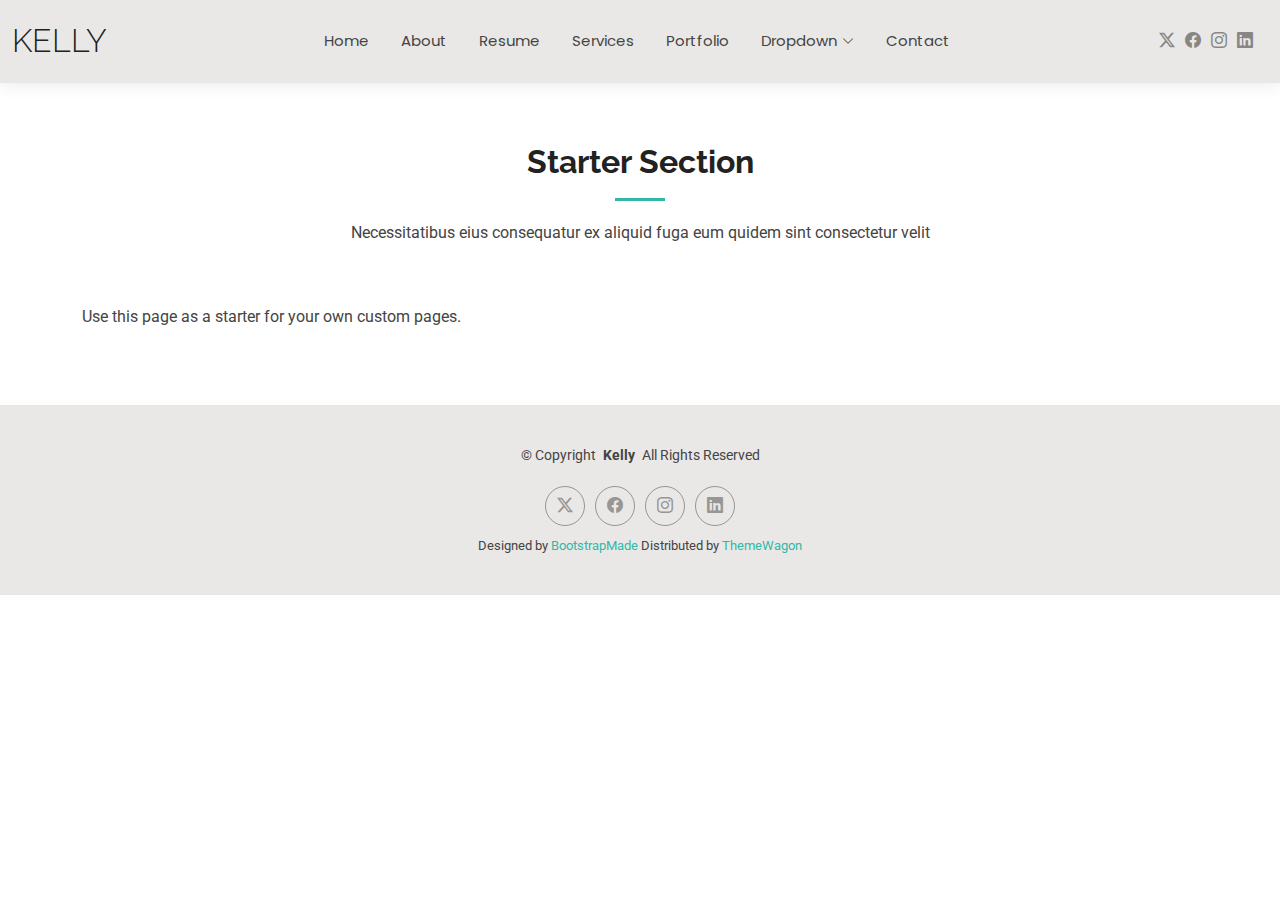
<file: starter-page.html>
<!DOCTYPE html>
<html lang="en">

<head>
  <meta charset="utf-8">
  <meta content="width=device-width, initial-scale=1.0" name="viewport">
  <title>Starter Page - Kelly Bootstrap Template</title>
  <meta name="description" content="">
  <meta name="keywords" content="">

  <!-- Favicons -->
  <link href="assets/img/favicon.png" rel="icon">
  <link href="assets/img/apple-touch-icon.png" rel="apple-touch-icon">

  <!-- Fonts -->
  <link href="https://fonts.googleapis.com" rel="preconnect">
  <link href="https://fonts.gstatic.com" rel="preconnect" crossorigin>
  <link href="https://fonts.googleapis.com/css2?family=Roboto:ital,wght@0,100;0,300;0,400;0,500;0,700;0,900;1,100;1,300;1,400;1,500;1,700;1,900&family=Poppins:ital,wght@0,100;0,200;0,300;0,400;0,500;0,600;0,700;0,800;0,900;1,100;1,200;1,300;1,400;1,500;1,600;1,700;1,800;1,900&family=Raleway:ital,wght@0,100;0,200;0,300;0,400;0,500;0,600;0,700;0,800;0,900;1,100;1,200;1,300;1,400;1,500;1,600;1,700;1,800;1,900&display=swap" rel="stylesheet">

  <!-- Vendor CSS Files -->
  <link href="assets/vendor/bootstrap/css/bootstrap.min.css" rel="stylesheet">
  <link href="assets/vendor/bootstrap-icons/bootstrap-icons.css" rel="stylesheet">
  <link href="assets/vendor/aos/aos.css" rel="stylesheet">
  <link href="assets/vendor/swiper/swiper-bundle.min.css" rel="stylesheet">
  <link href="assets/vendor/glightbox/css/glightbox.min.css" rel="stylesheet">

  <!-- Main CSS File -->
  <link href="assets/css/main.css" rel="stylesheet">

  <!-- =======================================================
  * Template Name: Kelly
  * Template URL: https://bootstrapmade.com/kelly-free-bootstrap-cv-resume-html-template/
  * Updated: Aug 07 2024 with Bootstrap v5.3.3
  * Author: BootstrapMade.com
  * License: https://bootstrapmade.com/license/
  ======================================================== -->
</head>

<body class="starter-page-page">

  <header id="header" class="header d-flex align-items-center light-background sticky-top">
    <div class="container-fluid position-relative d-flex align-items-center justify-content-between">

      <a href="index.html" class="logo d-flex align-items-center me-auto me-xl-0">
        <!-- Uncomment the line below if you also wish to use an image logo -->
        <!-- <img src="assets/img/logo.png" alt=""> -->
        <h1 class="sitename">Kelly</h1>
      </a>

      <nav id="navmenu" class="navmenu">
        <ul>
          <li><a href="index.html">Home</a></li>
          <li><a href="about.html">About</a></li>
          <li><a href="resume.html">Resume</a></li>
          <li><a href="services.html">Services</a></li>
          <li><a href="portfolio.html">Portfolio</a></li>
          <li class="dropdown"><a href="#"><span>Dropdown</span> <i class="bi bi-chevron-down toggle-dropdown"></i></a>
            <ul>
              <li><a href="#">Dropdown 1</a></li>
              <li class="dropdown"><a href="#"><span>Deep Dropdown</span> <i class="bi bi-chevron-down toggle-dropdown"></i></a>
                <ul>
                  <li><a href="#">Deep Dropdown 1</a></li>
                  <li><a href="#">Deep Dropdown 2</a></li>
                  <li><a href="#">Deep Dropdown 3</a></li>
                  <li><a href="#">Deep Dropdown 4</a></li>
                  <li><a href="#">Deep Dropdown 5</a></li>
                </ul>
              </li>
              <li><a href="#">Dropdown 2</a></li>
              <li><a href="#">Dropdown 3</a></li>
              <li><a href="#">Dropdown 4</a></li>
            </ul>
          </li>
          <li><a href="contact.html">Contact</a></li>
        </ul>
        <i class="mobile-nav-toggle d-xl-none bi bi-list"></i>
      </nav>

      <div class="header-social-links">
        <a href="#" class="twitter"><i class="bi bi-twitter-x"></i></a>
        <a href="#" class="facebook"><i class="bi bi-facebook"></i></a>
        <a href="#" class="instagram"><i class="bi bi-instagram"></i></a>
        <a href="#" class="linkedin"><i class="bi bi-linkedin"></i></a>
      </div>

    </div>
  </header>

  <main class="main">

    <!-- Starter Section Section -->
    <section id="starter-section" class="starter-section section">

      <!-- Section Title -->
      <div class="container section-title" data-aos="fade-up">
        <h2>Starter Section</h2>
        <p>Necessitatibus eius consequatur ex aliquid fuga eum quidem sint consectetur velit</p>
      </div><!-- End Section Title -->

      <div class="container" data-aos="fade-up">
        <p>Use this page as a starter for your own custom pages.</p>
      </div>

    </section><!-- /Starter Section Section -->

  </main>

  <footer id="footer" class="footer light-background">

    <div class="container">
      <div class="copyright text-center ">
        <p>© <span>Copyright</span> <strong class="px-1 sitename">Kelly</strong> <span>All Rights Reserved<br></span></p>
      </div>
      <div class="social-links d-flex justify-content-center">
        <a href=""><i class="bi bi-twitter-x"></i></a>
        <a href=""><i class="bi bi-facebook"></i></a>
        <a href=""><i class="bi bi-instagram"></i></a>
        <a href=""><i class="bi bi-linkedin"></i></a>
      </div>
      <div class="credits">
        <!-- All the links in the footer should remain intact. -->
        <!-- You can delete the links only if you've purchased the pro version. -->
        <!-- Licensing information: https://bootstrapmade.com/license/ -->
        <!-- Purchase the pro version with working PHP/AJAX contact form: [buy-url] -->
        Designed by <a href="https://bootstrapmade.com/">BootstrapMade</a> Distributed by <a href=“https://themewagon.com>ThemeWagon
      </div>
    </div>

  </footer>

  <!-- Scroll Top -->
  <a href="#" id="scroll-top" class="scroll-top d-flex align-items-center justify-content-center"><i class="bi bi-arrow-up-short"></i></a>

  <!-- Preloader -->
  <div id="preloader"></div>

  <!-- Vendor JS Files -->
  <script src="assets/vendor/bootstrap/js/bootstrap.bundle.min.js"></script>
  <script src="assets/vendor/php-email-form/validate.js"></script>
  <script src="assets/vendor/aos/aos.js"></script>
  <script src="assets/vendor/waypoints/noframework.waypoints.js"></script>
  <script src="assets/vendor/purecounter/purecounter_vanilla.js"></script>
  <script src="assets/vendor/swiper/swiper-bundle.min.js"></script>
  <script src="assets/vendor/glightbox/js/glightbox.min.js"></script>
  <script src="assets/vendor/imagesloaded/imagesloaded.pkgd.min.js"></script>
  <script src="assets/vendor/isotope-layout/isotope.pkgd.min.js"></script>

  <!-- Main JS File -->
  <script src="assets/js/main.js"></script>

</body>

</html>
</file>
<file: assets/css/main.css>
/**
* Template Name: Kelly
* Template URL: https://bootstrapmade.com/kelly-free-bootstrap-cv-resume-html-template/
* Updated: Aug 07 2024 with Bootstrap v5.3.3
* Author: BootstrapMade.com
* License: https://bootstrapmade.com/license/
*/

/*--------------------------------------------------------------
# Font & Color Variables
# Help: https://bootstrapmade.com/color-system/
--------------------------------------------------------------*/
/* Fonts */
:root {
  --default-font: "Roboto",  system-ui, -apple-system, "Segoe UI", Roboto, "Helvetica Neue", Arial, "Noto Sans", "Liberation Sans", sans-serif, "Apple Color Emoji", "Segoe UI Emoji", "Segoe UI Symbol", "Noto Color Emoji";
  --heading-font: "Raleway",  sans-serif;
  --nav-font: "Poppins",  sans-serif;
}

/* Global Colors - The following color variables are used throughout the website. Updating them here will change the color scheme of the entire website */
:root { 
  --background-color: #ffffff; /* Background color for the entire website, including individual sections */
  --default-color: #444444; /* Default color used for the majority of the text content across the entire website */
  --heading-color: #222222; /* Color for headings, subheadings and title throughout the website */
  --accent-color: #34b7a7; /* Accent color that represents your brand on the website. It's used for buttons, links, and other elements that need to stand out */
  --surface-color: #ffffff; /* The surface color is used as a background of boxed elements within sections, such as cards, icon boxes, or other elements that require a visual separation from the global background. */
  --contrast-color: #ffffff; /* Contrast color for text, ensuring readability against backgrounds of accent, heading, or default colors. */
}

/* Nav Menu Colors - The following color variables are used specifically for the navigation menu. They are separate from the global colors to allow for more customization options */
:root {
  --nav-color: #444444;  /* The default color of the main navmenu links */
  --nav-hover-color: #34b7a7; /* Applied to main navmenu links when they are hovered over or active */
  --nav-mobile-background-color: #ffffff; /* Used as the background color for mobile navigation menu */
  --nav-dropdown-background-color: #ffffff; /* Used as the background color for dropdown items that appear when hovering over primary navigation items */
  --nav-dropdown-color: #444444; /* Used for navigation links of the dropdown items in the navigation menu. */
  --nav-dropdown-hover-color: #34b7a7; /* Similar to --nav-hover-color, this color is applied to dropdown navigation links when they are hovered over. */
}

/* Color Presets - These classes override global colors when applied to any section or element, providing reuse of the sam color scheme. */

.light-background {
  --background-color: #e9e8e6;
  --surface-color: #ffffff;
}

.dark-background {
  --background-color: #060606;
  --default-color: #ffffff;
  --heading-color: #ffffff;
  --surface-color: #252525;
  --contrast-color: #ffffff;
}

/* Smooth scroll */
:root {
  scroll-behavior: smooth;
}

/*--------------------------------------------------------------
# General Styling & Shared Classes
--------------------------------------------------------------*/
body {
  color: var(--default-color);
  background-color: var(--background-color);
  font-family: var(--default-font);
}

a {
  color: var(--accent-color);
  text-decoration: none;
  transition: 0.3s;
}

a:hover {
  color: color-mix(in srgb, var(--accent-color), transparent 25%);
  text-decoration: none;
}

h1,
h2,
h3,
h4,
h5,
h6 {
  color: var(--heading-color);
  font-family: var(--heading-font);
}

/* PHP Email Form Messages
------------------------------*/
.php-email-form .error-message {
  display: none;
  background: #df1529;
  color: #ffffff;
  text-align: left;
  padding: 15px;
  margin-bottom: 24px;
  font-weight: 600;
}

.php-email-form .sent-message {
  display: none;
  color: #ffffff;
  background: #059652;
  text-align: center;
  padding: 15px;
  margin-bottom: 24px;
  font-weight: 600;
}

.php-email-form .loading {
  display: none;
  background: var(--surface-color);
  text-align: center;
  padding: 15px;
  margin-bottom: 24px;
}

.php-email-form .loading:before {
  content: "";
  display: inline-block;
  border-radius: 50%;
  width: 24px;
  height: 24px;
  margin: 0 10px -6px 0;
  border: 3px solid var(--accent-color);
  border-top-color: var(--surface-color);
  animation: php-email-form-loading 1s linear infinite;
}

@keyframes php-email-form-loading {
  0% {
    transform: rotate(0deg);
  }

  100% {
    transform: rotate(360deg);
  }
}

/*--------------------------------------------------------------
# Global Header
--------------------------------------------------------------*/
.header {
  color: var(--default-color);
  background-color: var(--background-color);
  padding: 15px 0;
  transition: all 0.5s;
  z-index: 997;
  box-shadow: 0px 0 18px rgba(0, 0, 0, 0.1);
}

.header .logo {
  line-height: 1;
}

.header .logo img {
  max-height: 36px;
  margin-right: 8px;
}

.header .logo h1 {
  font-size: 32px;
  margin: 0;
  font-weight: 300;
  text-transform: uppercase;
  color: var(--heading-color);
}

.header .header-social-links {
  padding-right: 15px;
}

.header .header-social-links a {
  color: color-mix(in srgb, var(--default-color), transparent 40%);
  padding-left: 6px;
  display: inline-block;
  transition: 0.3s;
  font-size: 16px;
}

.header .header-social-links a:hover {
  color: var(--accent-color);
}

.header .header-social-links a i {
  line-height: 0px;
}

@media (max-width: 1200px) {
  .header .logo {
    order: 1;
  }

  .header .header-social-links {
    order: 2;
  }

  .header .navmenu {
    order: 3;
  }
}

/*--------------------------------------------------------------
# Navigation Menu
--------------------------------------------------------------*/
/* Desktop Navigation */
@media (min-width: 1200px) {
  .navmenu {
    padding: 0;
  }

  .navmenu ul {
    margin: 0;
    padding: 0;
    display: flex;
    list-style: none;
    align-items: center;
  }

  .navmenu li {
    position: relative;
  }

  .navmenu>ul>li {
    white-space: nowrap;
    padding: 15px 14px;
  }

  .navmenu>ul>li:last-child {
    padding-right: 0;
  }

  .navmenu a,
  .navmenu a:focus {
    color: var(--nav-color);
    font-size: 15px;
    padding: 0 2px;
    font-family: var(--nav-font);
    font-weight: 400;
    display: flex;
    align-items: center;
    justify-content: space-between;
    white-space: nowrap;
    transition: 0.3s;
    position: relative;
  }

  .navmenu a i,
  .navmenu a:focus i {
    font-size: 12px;
    line-height: 0;
    margin-left: 5px;
    transition: 0.3s;
  }

  .navmenu>ul>li>a:before {
    content: "";
    position: absolute;
    height: 2px;
    bottom: -6px;
    left: 0;
    background-color: var(--nav-hover-color);
    visibility: hidden;
    width: 0px;
    transition: all 0.3s ease-in-out 0s;
  }

  .navmenu a:hover:before,
  .navmenu li:hover>a:before,
  .navmenu .active:before {
    visibility: visible;
    width: 25px;
  }

  .navmenu li:hover>a,
  .navmenu .active,
  .navmenu .active:focus {
    color: var(--nav-hover-color);
  }

  .navmenu .dropdown ul {
    margin: 0;
    padding: 10px 0;
    background: var(--nav-dropdown-background-color);
    display: block;
    position: absolute;
    visibility: hidden;
    left: 14px;
    top: 130%;
    opacity: 0;
    transition: 0.3s;
    border-radius: 4px;
    z-index: 99;
    box-shadow: 0px 0px 30px rgba(0, 0, 0, 0.1);
  }

  .navmenu .dropdown ul li {
    min-width: 200px;
  }

  .navmenu .dropdown ul a {
    padding: 10px 20px;
    font-size: 15px;
    text-transform: none;
    color: var(--nav-dropdown-color);
  }

  .navmenu .dropdown ul a i {
    font-size: 12px;
  }

  .navmenu .dropdown ul a:hover,
  .navmenu .dropdown ul .active:hover,
  .navmenu .dropdown ul li:hover>a {
    color: var(--nav-dropdown-hover-color);
  }

  .navmenu .dropdown:hover>ul {
    opacity: 1;
    top: 100%;
    visibility: visible;
  }

  .navmenu .dropdown .dropdown ul {
    top: 0;
    left: -90%;
    visibility: hidden;
  }

  .navmenu .dropdown .dropdown:hover>ul {
    opacity: 1;
    top: 0;
    left: -100%;
    visibility: visible;
  }
}

/* Mobile Navigation */
@media (max-width: 1199px) {
  .mobile-nav-toggle {
    color: var(--nav-color);
    font-size: 28px;
    line-height: 0;
    margin-right: 10px;
    cursor: pointer;
    transition: color 0.3s;
  }

  .navmenu {
    padding: 0;
    z-index: 9997;
  }

  .navmenu ul {
    display: none;
    list-style: none;
    position: absolute;
    inset: 60px 20px 20px 20px;
    padding: 10px 0;
    margin: 0;
    border-radius: 6px;
    background-color: var(--nav-mobile-background-color);
    border: 1px solid color-mix(in srgb, var(--default-color), transparent 90%);
    box-shadow: none;
    overflow-y: auto;
    transition: 0.3s;
    z-index: 9998;
  }

  .navmenu a,
  .navmenu a:focus {
    color: var(--nav-dropdown-color);
    padding: 10px 20px;
    font-family: var(--nav-font);
    font-size: 17px;
    font-weight: 500;
    display: flex;
    align-items: center;
    justify-content: space-between;
    white-space: nowrap;
    transition: 0.3s;
  }

  .navmenu a i,
  .navmenu a:focus i {
    font-size: 12px;
    line-height: 0;
    margin-left: 5px;
    width: 30px;
    height: 30px;
    display: flex;
    align-items: center;
    justify-content: center;
    border-radius: 50%;
    transition: 0.3s;
    background-color: color-mix(in srgb, var(--accent-color), transparent 90%);
  }

  .navmenu a i:hover,
  .navmenu a:focus i:hover {
    background-color: var(--accent-color);
    color: var(--contrast-color);
  }

  .navmenu a:hover,
  .navmenu .active,
  .navmenu .active:focus {
    color: var(--nav-dropdown-hover-color);
  }

  .navmenu .active i,
  .navmenu .active:focus i {
    background-color: var(--accent-color);
    color: var(--contrast-color);
    transform: rotate(180deg);
  }

  .navmenu .dropdown ul {
    position: static;
    display: none;
    z-index: 99;
    padding: 10px 0;
    margin: 10px 20px;
    background-color: var(--nav-dropdown-background-color);
    transition: all 0.5s ease-in-out;
  }

  .navmenu .dropdown ul ul {
    background-color: rgba(33, 37, 41, 0.1);
  }

  .navmenu .dropdown>.dropdown-active {
    display: block;
    background-color: rgba(33, 37, 41, 0.03);
  }

  .mobile-nav-active {
    overflow: hidden;
  }

  .mobile-nav-active .mobile-nav-toggle {
    color: #fff;
    position: absolute;
    font-size: 32px;
    top: 15px;
    right: 15px;
    margin-right: 0;
    z-index: 9999;
  }

  .mobile-nav-active .navmenu {
    position: fixed;
    overflow: hidden;
    inset: 0;
    background: rgba(33, 37, 41, 0.8);
    transition: 0.3s;
  }

  .mobile-nav-active .navmenu>ul {
    display: block;
  }
}

/*--------------------------------------------------------------
# Global Footer
--------------------------------------------------------------*/
.footer {
  color: var(--default-color);
  background-color: var(--background-color);
  font-size: 14px;
  padding: 40px 0;
  position: relative;
}

.footer .copyright p {
  margin-bottom: 0;
}

.footer .social-links {
  margin-top: 20px;
}

.footer .social-links a {
  display: flex;
  align-items: center;
  justify-content: center;
  width: 40px;
  height: 40px;
  border-radius: 50%;
  border: 1px solid color-mix(in srgb, var(--default-color), transparent 50%);
  font-size: 16px;
  color: color-mix(in srgb, var(--default-color), transparent 50%);
  margin: 0 5px;
  transition: 0.3s;
}

.footer .social-links a:hover {
  color: var(--accent-color);
  border-color: var(--accent-color);
}

.footer .credits {
  margin-top: 10px;
  font-size: 13px;
  text-align: center;
}

/*--------------------------------------------------------------
# Preloader
--------------------------------------------------------------*/
#preloader {
  position: fixed;
  inset: 0;
  z-index: 9999;
  overflow: hidden;
  background-color: var(--background-color);
  transition: all 0.6s ease-out;
  width: 100%;
  height: 100vh;
}

#preloader:before,
#preloader:after {
  content: "";
  position: absolute;
  border: 4px solid var(--accent-color);
  border-radius: 50%;
  animation: animate-preloader 2s cubic-bezier(0, 0.2, 0.8, 1) infinite;
}

#preloader:after {
  animation-delay: -0.5s;
}

@keyframes animate-preloader {
  0% {
    width: 10px;
    height: 10px;
    top: calc(50% - 5px);
    left: calc(50% - 5px);
    opacity: 1;
  }

  100% {
    width: 72px;
    height: 72px;
    top: calc(50% - 36px);
    left: calc(50% - 36px);
    opacity: 0;
  }
}

/*--------------------------------------------------------------
# Scroll Top Button
--------------------------------------------------------------*/
.scroll-top {
  position: fixed;
  visibility: hidden;
  opacity: 0;
  right: 15px;
  bottom: -15px;
  z-index: 99999;
  background-color: var(--accent-color);
  width: 44px;
  height: 44px;
  border-radius: 50px;
  transition: all 0.4s;
}

.scroll-top i {
  font-size: 24px;
  color: var(--contrast-color);
  line-height: 0;
}

.scroll-top:hover {
  background-color: color-mix(in srgb, var(--accent-color), transparent 20%);
  color: var(--contrast-color);
}

.scroll-top.active {
  visibility: visible;
  opacity: 1;
  bottom: 15px;
}

/*--------------------------------------------------------------
# Disable aos animation delay on mobile devices
--------------------------------------------------------------*/
@media screen and (max-width: 768px) {
  [data-aos-delay] {
    transition-delay: 0 !important;
  }
}

/*--------------------------------------------------------------
# Global Page Titles & Breadcrumbs
--------------------------------------------------------------*/
.page-title {
  color: var(--default-color);
  background-color: var(--background-color);
  padding: 25px 0;
  position: relative;
  border-bottom: 1px solid color-mix(in srgb, var(--default-color), transparent 85%);
}

.page-title h1 {
  font-size: 24px;
  font-weight: 400;
}

.page-title .breadcrumbs ol {
  display: flex;
  flex-wrap: wrap;
  list-style: none;
  padding: 0;
  margin: 0;
  font-size: 14px;
  font-weight: 400;
}

.page-title .breadcrumbs ol li+li {
  padding-left: 10px;
}

.page-title .breadcrumbs ol li+li::before {
  content: "/";
  display: inline-block;
  padding-right: 10px;
  color: color-mix(in srgb, var(--default-color), transparent 70%);
}

/*--------------------------------------------------------------
# Global Sections
--------------------------------------------------------------*/
section,
.section {
  color: var(--default-color);
  background-color: var(--background-color);
  padding: 60px 0;
  scroll-margin-top: 100px;
  overflow: clip;
}

@media (max-width: 1199px) {

  section,
  .section {
    scroll-margin-top: 66px;
  }
}

/*--------------------------------------------------------------
# Global Section Titles
--------------------------------------------------------------*/
.section-title {
  text-align: center;
  padding-bottom: 60px;
  position: relative;
}

.section-title h2 {
  font-size: 32px;
  font-weight: 700;
  margin-bottom: 20px;
  padding-bottom: 20px;
  position: relative;
}

.section-title h2:after {
  content: "";
  position: absolute;
  display: block;
  width: 50px;
  height: 3px;
  background: var(--accent-color);
  left: 0;
  right: 0;
  bottom: 0;
  margin: auto;
}

.section-title p {
  margin-bottom: 0;
}

/*--------------------------------------------------------------
# Hero Section
--------------------------------------------------------------*/
.hero {
  width: 100%;
  min-height: calc(100vh - 82px);
  position: relative;
  padding: 80px 0;
  display: flex;
  align-items: center;
  justify-content: center;
}

@media (max-width: 1200px) {
  .hero {
    min-height: calc(100vh - 68px);
  }
}

.hero img {
  position: absolute;
  inset: 0;
  display: block;
  width: 100%;
  height: 100%;
  object-fit: cover;
  z-index: 1;
}

.hero .container {
  position: relative;
  z-index: 3;
}

.hero h2 {
  margin: 0;
  font-size: 48px;
  font-weight: 700;
}

.hero p {
  margin: 10px 0 0 0;
  font-size: 24px;
  color: var(--heading-color);
}

.hero .btn-get-started {
  color: var(--contrast-color);
  background: var(--accent-color);
  font-family: var(--heading-font);
  text-transform: uppercase;
  font-weight: 600;
  font-size: 12px;
  letter-spacing: 1px;
  display: inline-block;
  padding: 12px 40px;
  border-radius: 50px;
  transition: 0.5s;
  margin-top: 30px;
}

.hero .btn-get-started:hover {
  background: color-mix(in srgb, var(--accent-color) 90%, white 20%);
}

@media (max-width: 768px) {
  .hero h2 {
    font-size: 32px;
  }

  .hero p {
    font-size: 18px;
  }
}

/*--------------------------------------------------------------
# About Section
--------------------------------------------------------------*/
.about .content h2 {
  font-weight: 700;
  font-size: 24px;
}

.about .content ul {
  list-style: none;
  padding: 0;
}

.about .content ul li {
  margin-bottom: 20px;
  display: flex;
  align-items: center;
}

.about .content ul strong {
  margin-right: 10px;
}

.about .content ul i {
  font-size: 16px;
  margin-right: 5px;
  color: var(--accent-color);
  line-height: 0;
}

/*--------------------------------------------------------------
# Skills Section
--------------------------------------------------------------*/
.skills .progress {
  height: 60px;
  display: block;
  background: none;
  border-radius: 0;
}

.skills .progress .skill {
  color: var(--heading-color);
  padding: 0;
  margin: 0 0 6px 0;
  text-transform: uppercase;
  display: block;
  font-weight: 600;
  font-family: var(--heading-font);
}

.skills .progress .skill .val {
  float: right;
  font-style: normal;
}

.skills .progress-bar-wrap {
  background: color-mix(in srgb, var(--default-color), transparent 90%);
  height: 10px;
}

.skills .progress-bar {
  width: 1px;
  height: 10px;
  transition: 0.9s;
  background-color: var(--accent-color);
}

/*--------------------------------------------------------------
# Stats Section
--------------------------------------------------------------*/
.stats .stats-item {
  padding: 30px;
  width: 100%;
}

.stats .stats-item span {
  color: var(--heading-color);
  font-size: 48px;
  display: block;
  font-weight: 700;
  margin-bottom: 20px;
  padding-bottom: 20px;
  position: relative;
}

.stats .stats-item span:after {
  content: "";
  position: absolute;
  display: block;
  width: 25px;
  height: 3px;
  background: var(--accent-color);
  left: 0;
  right: 0;
  bottom: 0;
  margin: auto;
}

.stats .stats-item p {
  color: color-mix(in srgb, var(--default-color), transparent 40%);
  padding: 0;
  margin: 0;
  font-family: var(--heading-font);
  font-weight: 500;
}

/*--------------------------------------------------------------
# Testimonials Section
--------------------------------------------------------------*/
.testimonials .section-header {
  margin-bottom: 40px;
}

.testimonials .testimonials-carousel,
.testimonials .testimonials-slider {
  overflow: hidden;
}

.testimonials .testimonial-item {
  text-align: center;
}

.testimonials .testimonial-item .testimonial-img {
  width: 120px;
  border-radius: 50%;
  border: 4px solid var(--background-color);
  margin: 0 auto;
}

.testimonials .testimonial-item h3 {
  font-size: 20px;
  font-weight: bold;
  margin: 10px 0 5px 0;
}

.testimonials .testimonial-item h4 {
  font-size: 14px;
  color: color-mix(in srgb, var(--default-color), transparent 40%);
  margin: 0 0 15px 0;
}

.testimonials .testimonial-item .stars {
  margin-bottom: 15px;
}

.testimonials .testimonial-item .stars i {
  color: #ffc107;
  margin: 0 1px;
}

.testimonials .testimonial-item .quote-icon-left,
.testimonials .testimonial-item .quote-icon-right {
  color: color-mix(in srgb, var(--accent-color), transparent 50%);
  font-size: 26px;
  line-height: 0;
}

.testimonials .testimonial-item .quote-icon-left {
  display: inline-block;
  left: -5px;
  position: relative;
}

.testimonials .testimonial-item .quote-icon-right {
  display: inline-block;
  right: -5px;
  position: relative;
  top: 10px;
  transform: scale(-1, -1);
}

.testimonials .testimonial-item p {
  font-style: italic;
  margin: 0 auto 15px auto;
}

.testimonials .swiper-wrapper {
  height: auto;
}

.testimonials .swiper-pagination {
  margin-top: 20px;
  position: relative;
}

.testimonials .swiper-pagination .swiper-pagination-bullet {
  width: 12px;
  height: 12px;
  opacity: 1;
  background-color: color-mix(in srgb, var(--default-color), transparent 85%);
}

.testimonials .swiper-pagination .swiper-pagination-bullet-active {
  background-color: var(--accent-color);
}

@media (min-width: 992px) {
  .testimonials .testimonial-item p {
    width: 80%;
  }
}

/*--------------------------------------------------------------
# Resume Section
--------------------------------------------------------------*/
.resume .resume-title {
  color: var(--heading-color);
  font-size: 26px;
  font-weight: 700;
  margin-top: 20px;
  margin-bottom: 20px;
}

.resume .resume-item {
  padding: 0 0 20px 20px;
  margin-top: -2px;
  border-left: 2px solid var(--accent-color);
  position: relative;
}

.resume .resume-item h4 {
  line-height: 18px;
  font-size: 18px;
  font-weight: 600;
  text-transform: uppercase;
  color: color-mix(in srgb, var(--default-color), transparent 20%);
  margin-bottom: 10px;
}

.resume .resume-item h5 {
  font-size: 16px;
  padding: 5px 15px;
  display: inline-block;
  font-weight: 600;
  margin-bottom: 10px;
}

.resume .resume-item ul {
  padding-left: 20px;
}

.resume .resume-item ul li {
  padding-bottom: 10px;
}

.resume .resume-item:last-child {
  padding-bottom: 0;
}

.resume .resume-item::before {
  content: "";
  position: absolute;
  width: 16px;
  height: 16px;
  border-radius: 50px;
  left: -9px;
  top: 0;
  background: var(--background-color);
  border: 2px solid var(--accent-color);
}

/*--------------------------------------------------------------
# Services Section
--------------------------------------------------------------*/
.services .service-item {
  background-color: var(--surface-color);
  box-shadow: 0px 5px 90px 0px rgba(0, 0, 0, 0.1);
  height: 100%;
  padding: 60px 30px;
  text-align: center;
  transition: 0.3s;
  border-radius: 5px;
}

.services .service-item .icon {
  margin: 0 auto;
  width: 100px;
  height: 100px;
  display: flex;
  align-items: center;
  justify-content: center;
  transition: ease-in-out 0.3s;
  position: relative;
}

.services .service-item .icon i {
  font-size: 36px;
  transition: 0.5s;
  position: relative;
}

.services .service-item .icon svg {
  position: absolute;
  top: 0;
  left: 0;
}

.services .service-item .icon svg path {
  transition: 0.5s;
  fill: color-mix(in srgb, var(--default-color), transparent 95%);
}

.services .service-item h3 {
  font-weight: 700;
  margin: 10px 0 15px 0;
  font-size: 22px;
}

.services .service-item p {
  line-height: 24px;
  font-size: 14px;
  margin-bottom: 0;
}

.services .service-item:hover {
  box-shadow: 0px 5px 35px 0px rgba(0, 0, 0, 0.1);
}

.services .service-item.item-cyan i {
  color: #0dcaf0;
}

.services .service-item.item-cyan:hover .icon i {
  color: #fff;
}

.services .service-item.item-cyan:hover .icon path {
  fill: #0dcaf0;
}

.services .service-item.item-orange i {
  color: #fd7e14;
}

.services .service-item.item-orange:hover .icon i {
  color: #fff;
}

.services .service-item.item-orange:hover .icon path {
  fill: #fd7e14;
}

.services .service-item.item-teal i {
  color: #20c997;
}

.services .service-item.item-teal:hover .icon i {
  color: #fff;
}

.services .service-item.item-teal:hover .icon path {
  fill: #20c997;
}

.services .service-item.item-red i {
  color: #df1529;
}

.services .service-item.item-red:hover .icon i {
  color: #fff;
}

.services .service-item.item-red:hover .icon path {
  fill: #df1529;
}

.services .service-item.item-indigo i {
  color: #6610f2;
}

.services .service-item.item-indigo:hover .icon i {
  color: #fff;
}

.services .service-item.item-indigo:hover .icon path {
  fill: #6610f2;
}

.services .service-item.item-pink i {
  color: #f3268c;
}

.services .service-item.item-pink:hover .icon i {
  color: #fff;
}

.services .service-item.item-pink:hover .icon path {
  fill: #f3268c;
}

/*--------------------------------------------------------------
# Portfolio Section
--------------------------------------------------------------*/
.portfolio .portfolio-filters {
  padding: 0;
  margin: 0 auto 20px auto;
  list-style: none;
  text-align: center;
}

.portfolio .portfolio-filters li {
  cursor: pointer;
  display: inline-block;
  padding: 8px 20px 10px 20px;
  margin: 0;
  font-size: 15px;
  font-weight: 500;
  line-height: 1;
  margin-bottom: 5px;
  border-radius: 50px;
  transition: all 0.3s ease-in-out;
  font-family: var(--heading-font);
}

.portfolio .portfolio-filters li:hover,
.portfolio .portfolio-filters li.filter-active {
  color: var(--contrast-color);
  background-color: var(--accent-color);
}

.portfolio .portfolio-filters li:first-child {
  margin-left: 0;
}

.portfolio .portfolio-filters li:last-child {
  margin-right: 0;
}

@media (max-width: 575px) {
  .portfolio .portfolio-filters li {
    font-size: 14px;
    margin: 0 0 10px 0;
  }
}

.portfolio .portfolio-item {
  position: relative;
  overflow: hidden;
}

.portfolio .portfolio-item .portfolio-info {
  opacity: 0;
  position: absolute;
  left: 12px;
  right: 12px;
  bottom: -100%;
  z-index: 3;
  transition: all ease-in-out 0.5s;
  background: color-mix(in srgb, var(--surface-color), transparent 10%);
  padding: 15px;
}

.portfolio .portfolio-item .portfolio-info h4 {
  font-size: 18px;
  font-weight: 600;
  padding-right: 50px;
}

.portfolio .portfolio-item .portfolio-info p {
  color: color-mix(in srgb, var(--default-color), transparent 30%);
  font-size: 14px;
  margin-bottom: 0;
  padding-right: 50px;
}

.portfolio .portfolio-item .portfolio-info .preview-link,
.portfolio .portfolio-item .portfolio-info .details-link {
  position: absolute;
  right: 50px;
  font-size: 24px;
  top: calc(50% - 14px);
  color: color-mix(in srgb, var(--default-color), transparent 30%);
  transition: 0.3s;
  line-height: 0;
}

.portfolio .portfolio-item .portfolio-info .preview-link:hover,
.portfolio .portfolio-item .portfolio-info .details-link:hover {
  color: var(--accent-color);
}

.portfolio .portfolio-item .portfolio-info .details-link {
  right: 14px;
  font-size: 28px;
}

.portfolio .portfolio-item:hover .portfolio-info {
  opacity: 1;
  bottom: 0;
}

/*--------------------------------------------------------------
# Portfolio Details Section
--------------------------------------------------------------*/
.portfolio-details .portfolio-details-slider img {
  width: 100%;
}

.portfolio-details .portfolio-details-slider .swiper-pagination {
  margin-top: 20px;
  position: relative;
}

.portfolio-details .portfolio-details-slider .swiper-pagination .swiper-pagination-bullet {
  width: 12px;
  height: 12px;
  background-color: color-mix(in srgb, var(--default-color), transparent 85%);
  opacity: 1;
}

.portfolio-details .portfolio-details-slider .swiper-pagination .swiper-pagination-bullet-active {
  background-color: var(--accent-color);
}

.portfolio-details .portfolio-info {
  background-color: var(--surface-color);
  padding: 30px;
  box-shadow: 0px 0 30px rgba(0, 0, 0, 0.1);
}

.portfolio-details .portfolio-info h3 {
  font-size: 22px;
  font-weight: 700;
  margin-bottom: 20px;
  padding-bottom: 20px;
  border-bottom: 1px solid color-mix(in srgb, var(--default-color), transparent 85%);
}

.portfolio-details .portfolio-info ul {
  list-style: none;
  padding: 0;
  font-size: 15px;
}

.portfolio-details .portfolio-info ul li+li {
  margin-top: 10px;
}

.portfolio-details .portfolio-description {
  padding-top: 30px;
}

.portfolio-details .portfolio-description h2 {
  font-size: 26px;
  font-weight: 700;
  margin-bottom: 20px;
}

.portfolio-details .portfolio-description p {
  padding: 0;
  color: color-mix(in srgb, var(--default-color), transparent 30%);
}

/*--------------------------------------------------------------
# Contact Section
--------------------------------------------------------------*/
.contact .info-wrap {
  background-color: var(--surface-color);
  box-shadow: 0px 0px 20px rgba(0, 0, 0, 0.1);
  padding: 30px;
}

@media (max-width: 575px) {
  .contact .info-wrap {
    padding: 20px;
  }
}

.contact .info-item {
  margin-bottom: 40px;
}

.contact .info-item i {
  font-size: 20px;
  color: var(--accent-color);
  background: color-mix(in srgb, var(--accent-color), transparent 92%);
  width: 44px;
  height: 44px;
  display: flex;
  justify-content: center;
  align-items: center;
  border-radius: 50px;
  transition: all 0.3s ease-in-out;
  margin-right: 15px;
}

.contact .info-item h3 {
  padding: 0;
  font-size: 18px;
  font-weight: 700;
  margin-bottom: 5px;
}

.contact .info-item p {
  padding: 0;
  margin-bottom: 0;
  font-size: 14px;
}

.contact .info-item:hover i {
  background: var(--accent-color);
  color: var(--contrast-color);
}

.contact .php-email-form {
  background-color: var(--surface-color);
  height: 100%;
  padding: 30px;
  box-shadow: 0px 0px 20px rgba(0, 0, 0, 0.1);
}

@media (max-width: 575px) {
  .contact .php-email-form {
    padding: 20px;
  }
}

.contact .php-email-form input[type=text],
.contact .php-email-form input[type=email],
.contact .php-email-form textarea {
  font-size: 14px;
  padding: 10px 15px;
  box-shadow: none;
  border-radius: 0;
  color: var(--default-color);
  background-color: var(--surface-color);
  border-color: color-mix(in srgb, var(--default-color), transparent 80%);
}

.contact .php-email-form input[type=text]:focus,
.contact .php-email-form input[type=email]:focus,
.contact .php-email-form textarea:focus {
  border-color: var(--accent-color);
}

.contact .php-email-form input[type=text]::placeholder,
.contact .php-email-form input[type=email]::placeholder,
.contact .php-email-form textarea::placeholder {
  color: color-mix(in srgb, var(--default-color), transparent 70%);
}

.contact .php-email-form button[type=submit] {
  color: var(--contrast-color);
  background: var(--accent-color);
  border: 0;
  padding: 10px 30px;
  transition: 0.4s;
  border-radius: 50px;
}

.contact .php-email-form button[type=submit]:hover {
  background: color-mix(in srgb, var(--accent-color), transparent 25%);
}

/*--------------------------------------------------------------
# Starter Section Section
--------------------------------------------------------------*/
.starter-section {
  /* Add your styles here */
}
</file>
